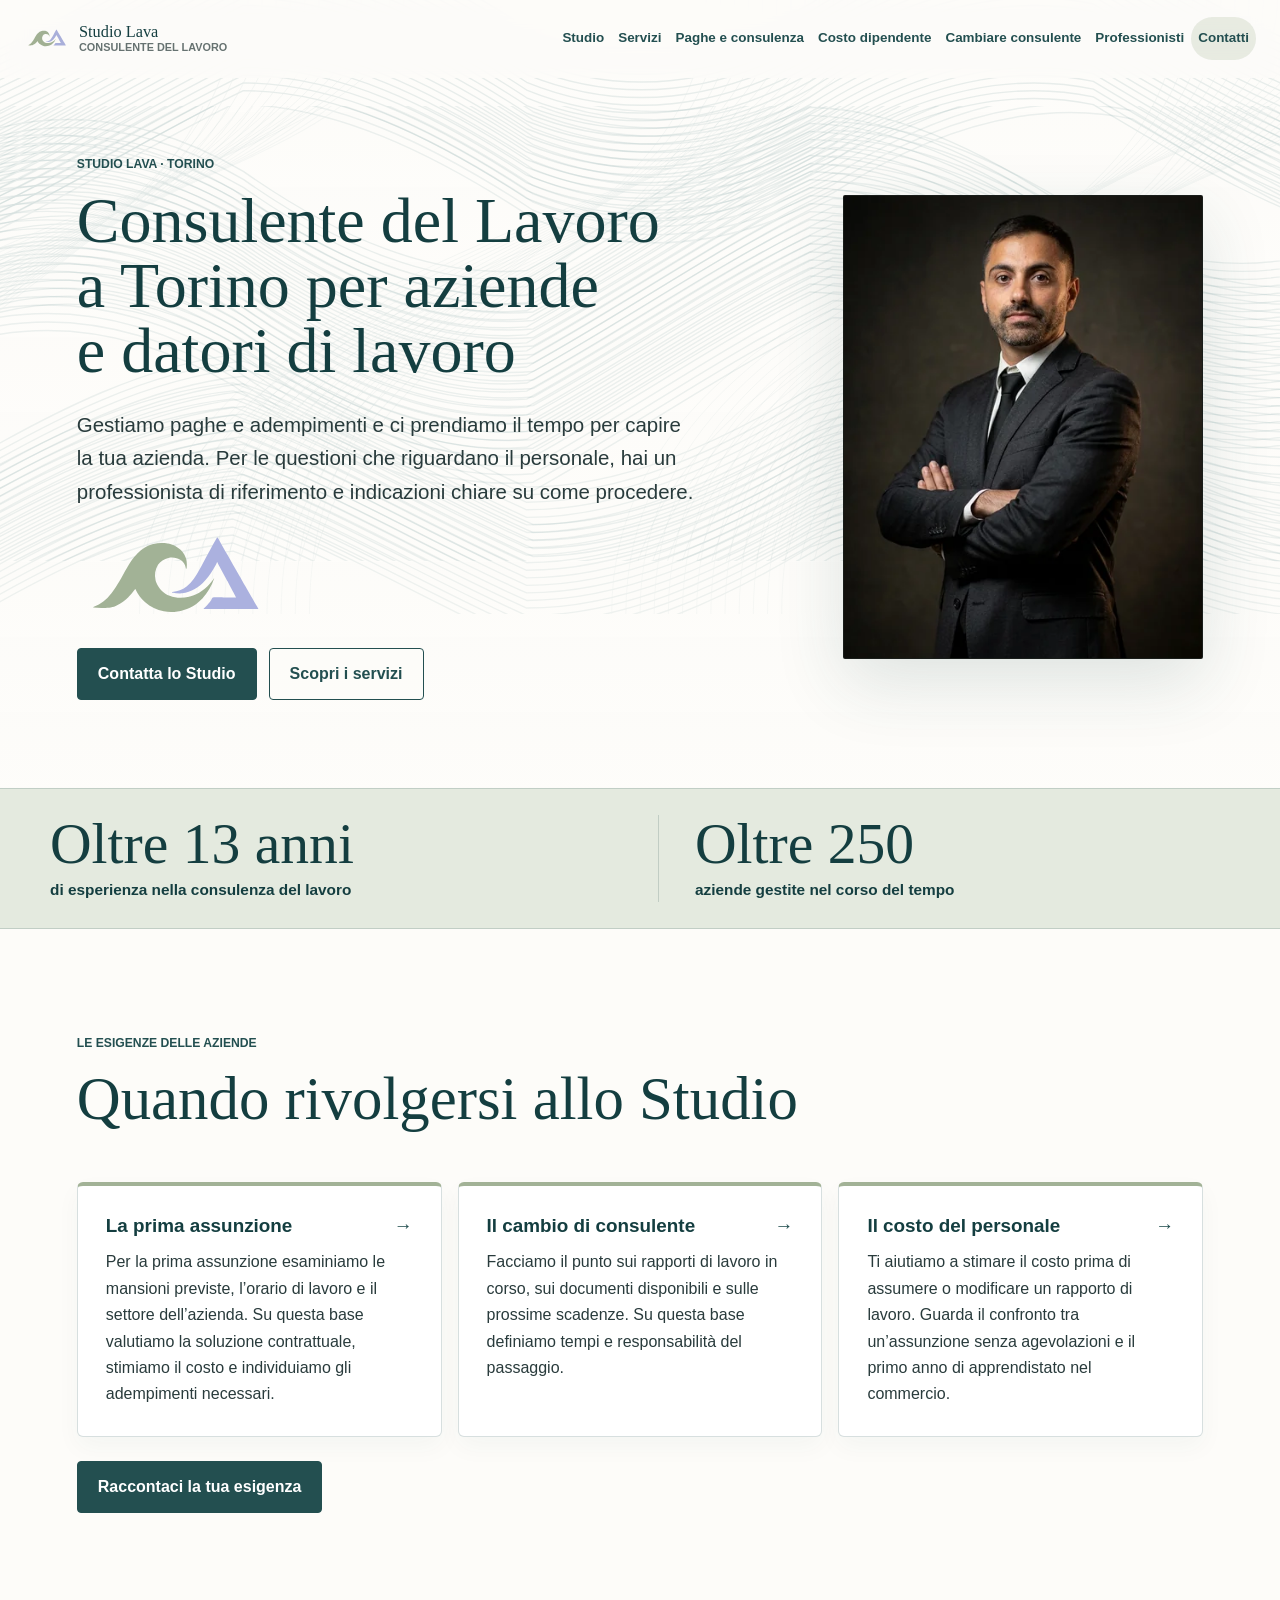
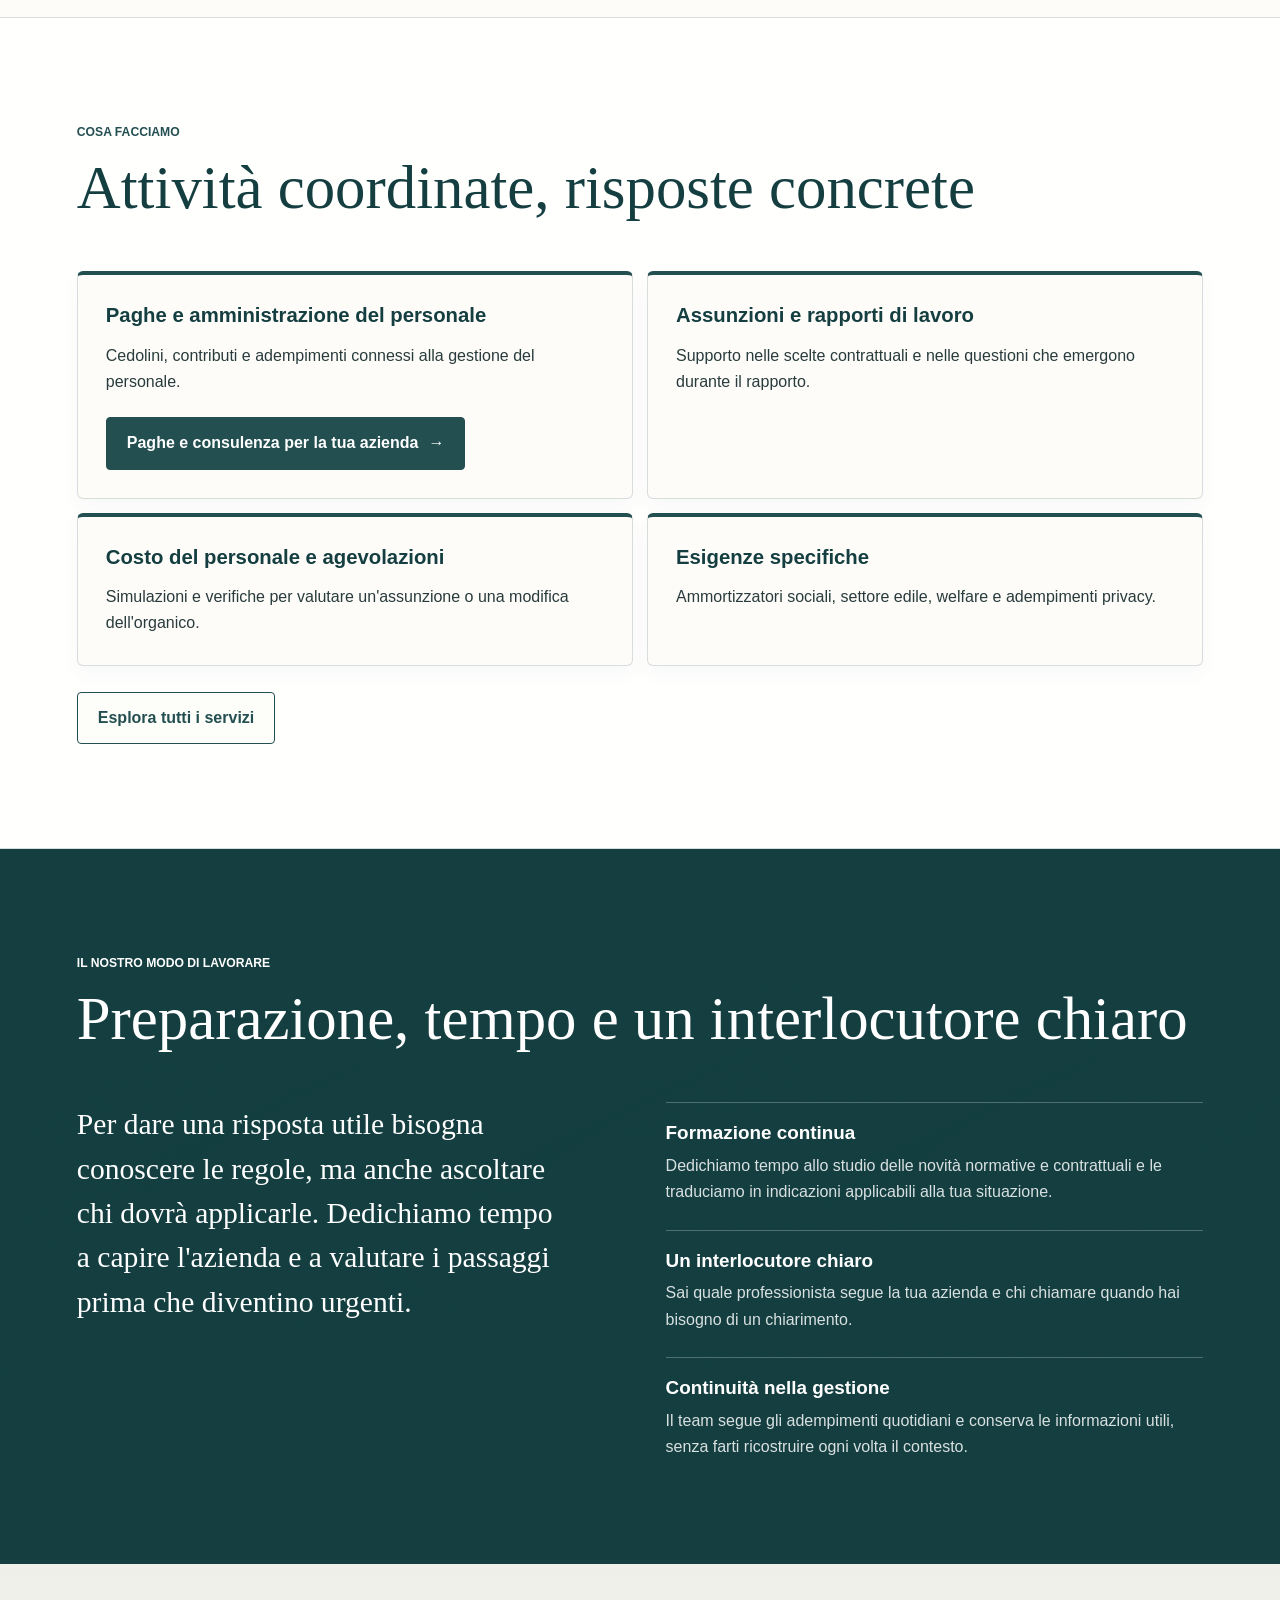
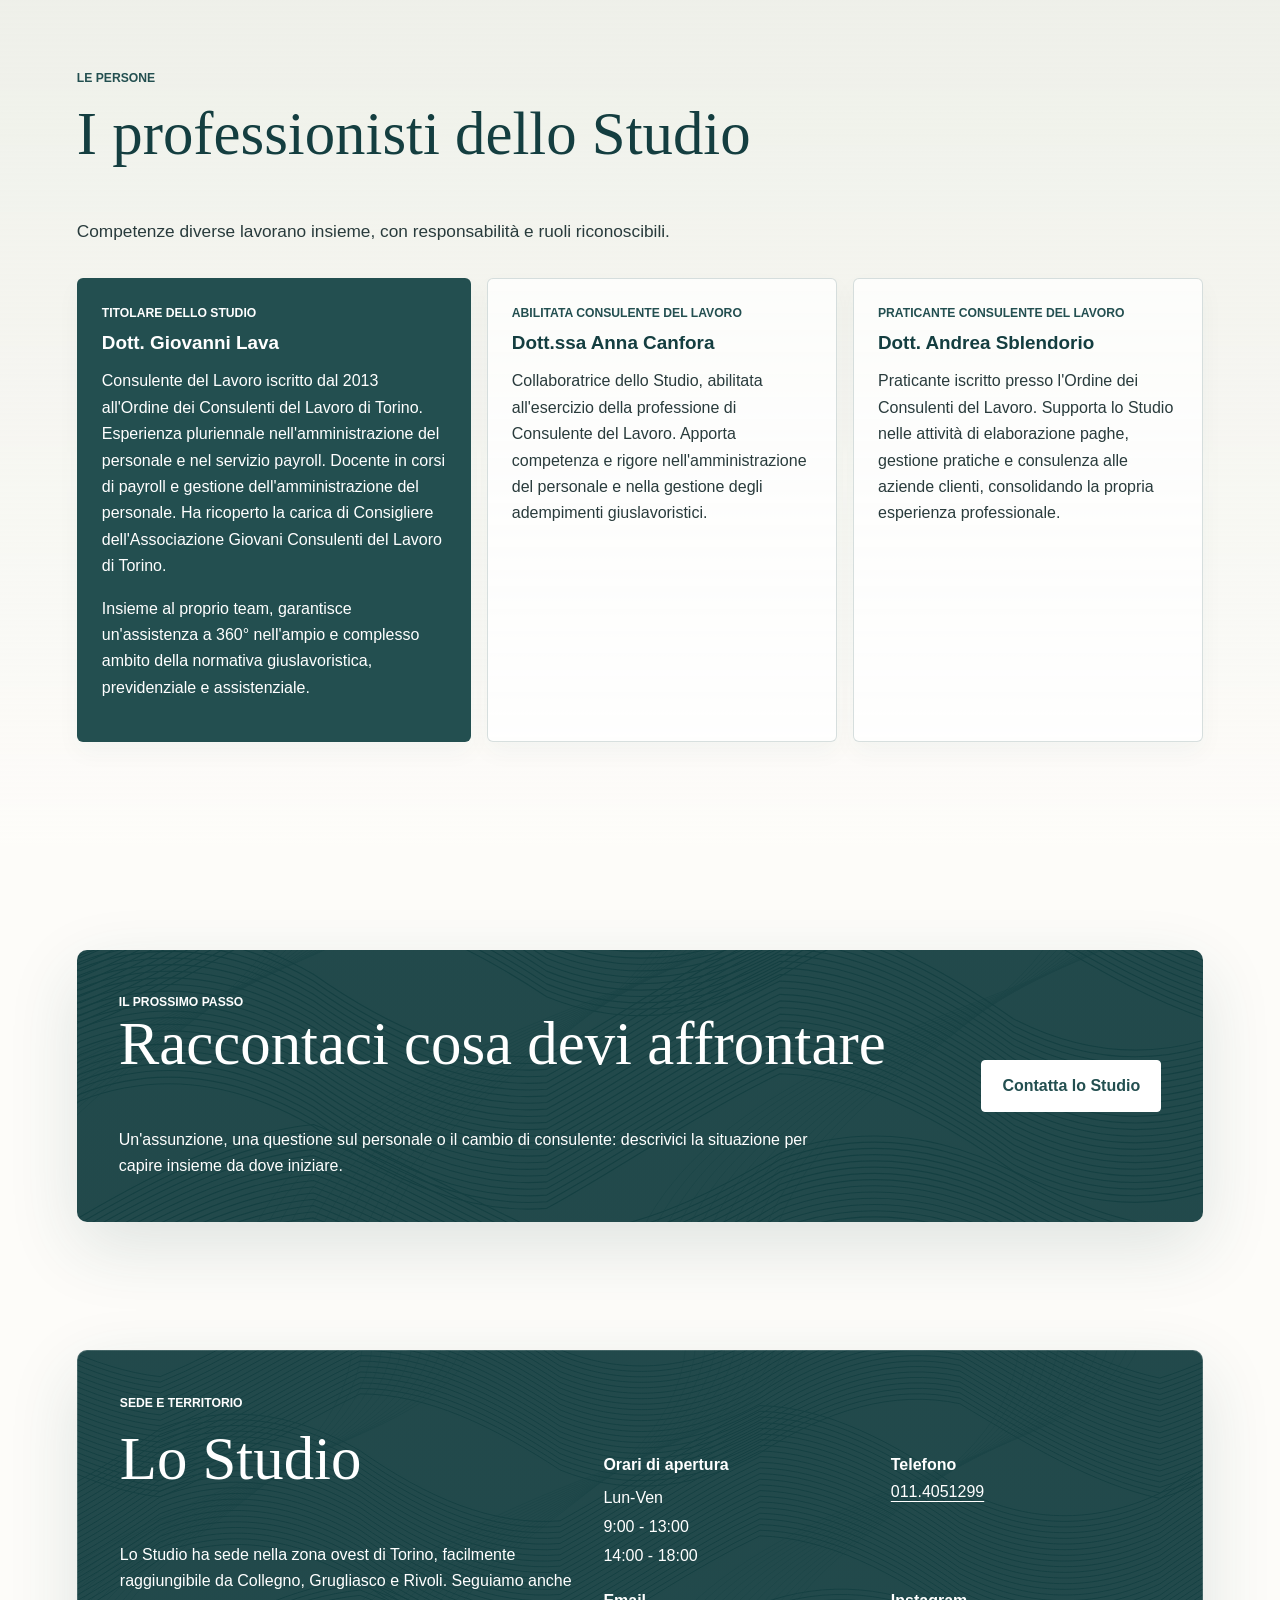
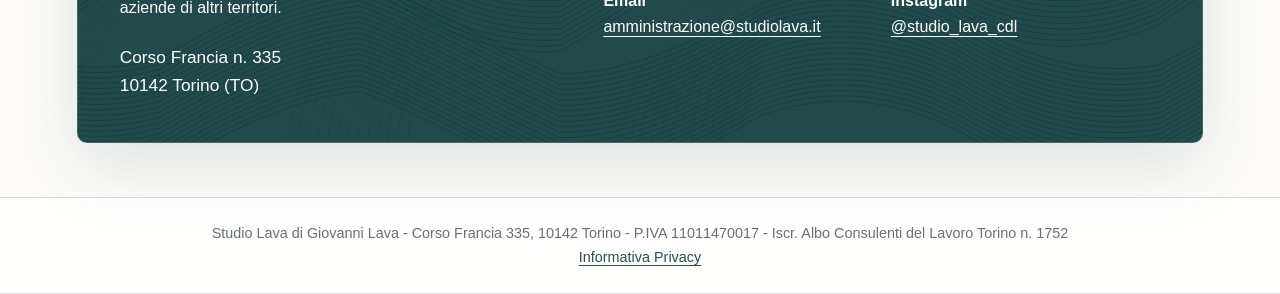
<file: index.html>
<!DOCTYPE html>
<html lang="it">
<head>
  <meta name="google-site-verification" content="9j4FpgOLA_bv0cdrNXFTadxFFoJ6zbf0cNfeKaNkmsk">
  <meta charset="UTF-8">
  <meta name="viewport" content="width=device-width, initial-scale=1.0">
  <meta name="description" content="Studio Lava, Consulente del Lavoro a Torino: gestione del personale, paghe e consulenza per aziende con un riferimento professionale diretto.">
  <title>Consulente del Lavoro a Torino per aziende | Studio Lava</title>
  <link rel="canonical" href="https://www.studiolava.it/">
  <meta property="og:locale" content="it_IT">
  <meta property="og:type" content="website">
  <meta property="og:site_name" content="Studio Lava">
  <meta property="og:title" content="Consulente del Lavoro a Torino per aziende | Studio Lava">
  <meta property="og:description" content="Un riferimento professionale diretto per la gestione del personale, le paghe e le scelte sul lavoro.">
  <meta property="og:url" content="https://www.studiolava.it/">
  <meta property="og:image" content="https://www.studiolava.it/assets/giovanni-lava-professionale.png">
  <meta property="og:image:alt" content="Giovanni Lava, Consulente del Lavoro">
  <meta name="twitter:card" content="summary">
  <meta name="twitter:title" content="Consulente del Lavoro a Torino per aziende | Studio Lava">
  <meta name="twitter:description" content="Un riferimento professionale diretto per la gestione del personale, le paghe e le scelte sul lavoro.">
  <meta name="twitter:image" content="https://www.studiolava.it/assets/giovanni-lava-professionale.png">
  <meta name="twitter:image:alt" content="Giovanni Lava, Consulente del Lavoro">
  <link rel="icon" type="image/svg+xml" href="/assets/favicon-studio-lava.svg">
  <link rel="icon" href="/favicon-studio-lava.ico" sizes="any">
  <link rel="stylesheet" href="styles.css?v=20261008-tecnica-1">
  <script src="script.js" defer></script>
  <script type="application/ld+json">
{
  "@context": "https://schema.org",
  "@type": "LocalBusiness",
  "@id": "https://www.studiolava.it/#studio",
  "name": "Studio Lava di Giovanni Lava",
  "url": "https://www.studiolava.it/",
  "description": "Studio Lava, Consulente del Lavoro a Torino: gestione del personale, paghe e consulenza per aziende con un riferimento professionale diretto.",
  "address": {
    "@type": "PostalAddress",
    "streetAddress": "Corso Francia 335",
    "postalCode": "10142",
    "addressLocality": "Torino",
    "addressRegion": "TO",
    "addressCountry": "IT"
  },
  "telephone": "+390114051299",
  "email": "amministrazione@studiolava.it",
  "taxID": "11011470017",
  "logo": "https://www.studiolava.it/assets/logo-definitivo-vettoriale-trasparente.svg",
  "image": "https://www.studiolava.it/assets/giovanni-lava-professionale.png",
  "sameAs": [
    "https://www.instagram.com/studio_lava_cdl/"
  ],
  "openingHoursSpecification": [
    {
      "@type": "OpeningHoursSpecification",
      "dayOfWeek": [
        "Monday",
        "Tuesday",
        "Wednesday",
        "Thursday",
        "Friday"
      ],
      "opens": "09:00",
      "closes": "13:00"
    },
    {
      "@type": "OpeningHoursSpecification",
      "dayOfWeek": [
        "Monday",
        "Tuesday",
        "Wednesday",
        "Thursday",
        "Friday"
      ],
      "opens": "14:00",
      "closes": "18:00"
    }
  ]
}
  </script>
</head>
<body>
  <a class="skip-link" href="#contenuto">Vai al contenuto</a>

  <header class="site-header">
    <a class="brand-link" href="#home" aria-label="Studio Lava - pagina iniziale">
      <img src="assets/logo-definitivo-vettoriale-trasparente.svg" alt="" aria-hidden="true" width="900" height="440">
      <span>
        <strong>Studio Lava</strong>
        <small>Consulente del Lavoro</small>
      </span>
    </a>
    <button class="menu-toggle" type="button" aria-expanded="false" aria-controls="main-nav" data-menu-toggle>Menu <span aria-hidden="true">☰</span></button>
    <nav class="main-nav" id="main-nav" aria-label="Navigazione principale">
      <a href="#studio">Studio</a>
      <a href="servizi.html">Servizi</a>
      <a href="elaborazione-paghe-torino.html">Paghe e consulenza</a>
      <a href="costo-del-lavoro.html">Costo dipendente</a>
      <a href="cambiare-consulente-del-lavoro.html">Cambiare consulente</a>
      <a href="#professionisti">Professionisti</a>
      <a class="nav-contact" href="#contatti">Contatti</a>
    </nav>
  </header>

  <main id="contenuto">
    <section id="home" class="hero section" data-reveal>
      <div class="hero-copy">
        <p class="eyebrow">Studio Lava · Torino</p>
        <h1>Consulente del Lavoro a Torino per aziende e datori di lavoro</h1>
        <p class="hero-text">
          Gestiamo paghe e adempimenti e ci prendiamo il tempo per capire la tua azienda.
          Per le questioni che riguardano il personale, hai un professionista di riferimento
          e indicazioni chiare su come procedere.
        </p>
        <div class="hero-brand-mark" aria-hidden="true">
          <img src="assets/logo-definitivo-vettoriale-trasparente.svg" alt="" width="900" height="440">
        </div>
        <div class="hero-actions" aria-label="Azioni principali">
          <button class="button primary" type="button" data-contact-open>Contatta lo Studio</button>
          <a class="button secondary" href="servizi.html">Scopri i servizi</a>
        </div>
      </div>
      <div class="hero-media" aria-label="Dott. Giovanni Lava">
        <figure class="hero-portrait">
          <img
            src="assets/giovanni-lava-professionale-842.webp"
            srcset="assets/giovanni-lava-professionale-420.webp 420w, assets/giovanni-lava-professionale-842.webp 842w"
            sizes="(min-width: 980px) 360px, (min-width: 446px) 410px, calc(100vw - 36px)"
            alt="Dott. Giovanni Lava, Consulente del Lavoro"
            width="842" height="1169" fetchpriority="high" decoding="async"
          >
        </figure>
      </div>
    </section>

    <section class="proof-strip" aria-label="Studio Lava in breve">
      <div class="proof-strip__inner">
        <p><strong>Oltre 13 anni</strong><span>di esperienza nella consulenza del lavoro</span></p>
        <p><strong>Oltre 250</strong><span>aziende gestite nel corso del tempo</span></p>
      </div>
    </section>

    <section class="section needs-section" data-reveal>
      <div class="section-heading">
        <p class="eyebrow">Le esigenze delle aziende</p>
        <h2>Quando rivolgersi allo Studio</h2>
      </div>
      <div class="needs-grid">
        <a class="need-card" href="elaborazione-paghe-torino.html">
          <h3>La prima assunzione <span class="need-card-arrow" aria-hidden="true">→</span></h3>
          <p>
            Per la prima assunzione esaminiamo le mansioni previste, l’orario di lavoro
            e il settore dell’azienda. Su questa base valutiamo la soluzione contrattuale,
            stimiamo il costo e individuiamo gli adempimenti necessari.
          </p>
        </a>
        <a class="need-card" href="cambiare-consulente-del-lavoro.html">
          <h3>Il cambio di consulente <span class="need-card-arrow" aria-hidden="true">→</span></h3>
          <p>
            Facciamo il punto sui rapporti di lavoro in corso, sui documenti disponibili
            e sulle prossime scadenze. Su questa base definiamo tempi e responsabilità
            del passaggio.
          </p>
        </a>
        <a class="need-card" href="costo-del-lavoro.html#esempio">
          <h3>Il costo del personale <span class="need-card-arrow" aria-hidden="true">→</span></h3>
          <p>
            Ti aiutiamo a stimare il costo prima di assumere o modificare un rapporto di lavoro.
            Guarda il confronto tra un’assunzione senza agevolazioni e il primo anno
            di apprendistato nel commercio.
          </p>
        </a>
      </div>
      <div class="needs-actions">
        <button class="button primary" type="button" data-contact-open>Raccontaci la tua esigenza</button>
      </div>
    </section>

    <section id="servizi" class="section services-section" data-reveal>
      <div class="section-heading">
        <p class="eyebrow">Cosa facciamo</p>
        <h2>Attività coordinate, risposte concrete</h2>
      </div>
      <div class="service-groups service-groups--summary" aria-label="Principali aree di attività">
        <article class="service-group">
          <h3>Paghe e amministrazione del personale</h3>
          <p>Cedolini, contributi e adempimenti connessi alla gestione del personale.</p>
          <a class="button primary payroll-access" href="elaborazione-paghe-torino.html">Paghe e consulenza per la tua azienda <span aria-hidden="true">→</span></a>
        </article>
        <article class="service-group">
          <h3>Assunzioni e rapporti di lavoro</h3>
          <p>Supporto nelle scelte contrattuali e nelle questioni che emergono durante il rapporto.</p>
        </article>
        <article class="service-group">
          <h3>Costo del personale e agevolazioni</h3>
          <p>Simulazioni e verifiche per valutare un'assunzione o una modifica dell'organico.</p>
        </article>
        <article class="service-group">
          <h3>Esigenze specifiche</h3>
          <p>Ammortizzatori sociali, settore edile, welfare e adempimenti privacy.</p>
        </article>
      </div>
      <div class="section-actions">
        <a class="button secondary" href="servizi.html">Esplora tutti i servizi</a>
      </div>
    </section>

    <section id="studio" class="section intro-section" data-reveal>
      <div class="section-heading">
        <p class="eyebrow">Il nostro modo di lavorare</p>
        <h2>Preparazione, tempo e un interlocutore chiaro</h2>
      </div>
      <div class="approach-layout">
        <p class="approach-lead">Per dare una risposta utile bisogna conoscere le regole, ma anche ascoltare chi dovrà applicarle. Dedichiamo tempo a capire l'azienda e a valutare i passaggi prima che diventino urgenti.</p>
        <div class="approach-points">
          <article>
            <h3>Formazione continua</h3>
            <p>Dedichiamo tempo allo studio delle novità normative e contrattuali e le traduciamo in indicazioni applicabili alla tua situazione.</p>
          </article>
          <article>
            <h3>Un interlocutore chiaro</h3>
            <p>Sai quale professionista segue la tua azienda e chi chiamare quando hai bisogno di un chiarimento.</p>
          </article>
          <article>
            <h3>Continuità nella gestione</h3>
            <p>Il team segue gli adempimenti quotidiani e conserva le informazioni utili, senza farti ricostruire ogni volta il contesto.</p>
          </article>
        </div>
      </div>
    </section>

    <section id="professionisti" class="section professionals-section" data-reveal>
      <div class="section-heading">
        <p class="eyebrow">Le persone</p>
        <h2>I professionisti dello Studio</h2>
        <p class="section-intro">Competenze diverse lavorano insieme, con responsabilità e ruoli riconoscibili.</p>
      </div>
      <div class="people-grid">
        <article class="person-card featured">
          <p class="role">Titolare dello Studio</p>
          <h3>Dott. Giovanni Lava</h3>
          <p>
            Consulente del Lavoro iscritto dal 2013 all'Ordine dei Consulenti del Lavoro di Torino.
            Esperienza pluriennale nell'amministrazione del personale e nel servizio payroll.
            Docente in corsi di payroll e gestione dell'amministrazione del personale. Ha ricoperto
            la carica di Consigliere dell'Associazione Giovani Consulenti del Lavoro di Torino.
          </p>
          <p>
            Insieme al proprio team, garantisce un'assistenza a 360° nell'ampio e complesso ambito
            della normativa giuslavoristica, previdenziale e assistenziale.
          </p>
        </article>
        <article class="person-card">
          <p class="role">Abilitata Consulente del Lavoro</p>
          <h3>Dott.ssa Anna Canfora</h3>
          <p>
            Collaboratrice dello Studio, abilitata all'esercizio della professione di Consulente
            del Lavoro. Apporta competenza e rigore nell'amministrazione del personale e nella
            gestione degli adempimenti giuslavoristici.
          </p>
        </article>
        <article class="person-card">
          <p class="role">Praticante Consulente del Lavoro</p>
          <h3>Dott. Andrea Sblendorio</h3>
          <p>
            Praticante iscritto presso l'Ordine dei Consulenti del Lavoro. Supporta lo Studio nelle
            attività di elaborazione paghe, gestione pratiche e consulenza alle aziende clienti,
            consolidando la propria esperienza professionale.
          </p>
        </article>
      </div>
    </section>

    <section class="section final-cta-section" data-reveal>
      <div class="final-cta">
        <div>
          <p class="eyebrow">Il prossimo passo</p>
          <h2>Raccontaci cosa devi affrontare</h2>
          <p>
            Un'assunzione, una questione sul personale o il cambio di consulente:
            descrivici la situazione per capire insieme da dove iniziare.
          </p>
        </div>
        <div class="final-cta-actions">
          <button class="button light" type="button" data-contact-open>Contatta lo Studio</button>
        </div>
      </div>
    </section>

    <section id="contatti" class="section contact-section" data-reveal>
      <div class="contact-panel">
        <div>
          <p class="eyebrow">Sede e territorio</p>
          <h2>Lo Studio</h2>
          <p class="territory-note">Lo Studio ha sede nella zona ovest di Torino, facilmente raggiungibile da Collegno, Grugliasco e Rivoli. Seguiamo anche aziende di altri territori.</p>
          <address>
            Corso Francia n. 335<br>
            10142 Torino (TO)
          </address>
        </div>
        <div class="contact-details">
          <p class="opening-hours">
            <strong>Orari di apertura</strong>
            <span>Lun-Ven</span>
            <span>9:00 - 13:00</span>
            <span>14:00 - 18:00</span>
          </p>
          <p><strong>Telefono</strong><br><a href="tel:+390114051299">011.4051299</a></p>
          <p><strong>Email</strong><br><a href="mailto:amministrazione@studiolava.it">amministrazione@studiolava.it</a></p>
          <p><strong>Instagram</strong><br><a href="https://www.instagram.com/studio_lava_cdl/" target="_blank" rel="noopener">@studio_lava_cdl</a></p>
        </div>
      </div>
    </section>
  </main>

  <div class="contact-modal" data-contact-modal hidden>
    <div class="contact-modal__backdrop" data-contact-close></div>
    <div class="contact-modal__dialog" role="dialog" aria-modal="true" aria-labelledby="contact-modal-title" aria-describedby="contact-modal-desc" tabindex="-1">
      <button class="contact-modal__close" type="button" data-contact-close aria-label="Chiudi modulo contatti">&times;</button>
      <p class="eyebrow">Contatti</p>
      <h2 id="contact-modal-title">Contatta lo Studio</h2>
      <p id="contact-modal-desc" class="modal-intro">
        Compila il modulo e descrivi brevemente la tua richiesta. Ti ricontatteremo per approfondirla.
      </p>
      <form class="contact-form" action="https://api.web3forms.com/submit" method="POST" data-contact-form novalidate>
        <input type="hidden" name="access_key" value="1d9c2e42-5f76-4a7f-acc6-6acd875a1749">
        <div class="form-field">
          <label for="contact-name">Nome e cognome <span aria-hidden="true">*</span></label>
          <input id="contact-name" name="nome_cognome" type="text" autocomplete="name" required>
        </div>
        <div class="form-field">
          <label for="contact-company">Azienda</label>
          <input id="contact-company" name="azienda" type="text" autocomplete="organization">
        </div>
        <div class="form-field">
          <label for="contact-email">Email <span aria-hidden="true">*</span></label>
          <input id="contact-email" name="email" type="email" autocomplete="email" required>
        </div>
        <div class="form-field">
          <label for="contact-phone">Telefono</label>
          <input id="contact-phone" name="telefono" type="tel" autocomplete="tel">
        </div>
        <div class="form-field form-field--full">
          <label for="contact-message">Messaggio <span aria-hidden="true">*</span></label>
          <textarea id="contact-message" name="messaggio" rows="5" required></textarea>
        </div>
        <div class="privacy-field form-field--full">
          <input id="contact-privacy" name="privacy" type="checkbox" required>
          <label for="contact-privacy">
            Ho letto l'<a href="privacy.html" target="_blank" rel="noopener">Informativa Privacy</a> e acconsento al trattamento dei dati per essere ricontattato.
          </label>
        </div>
        <p class="required-note form-field--full">* Campi obbligatori</p>
        <input type="hidden" name="origine" value="Modulo contatti sito Studio Lava">
        <p class="form-status" data-form-status role="status" aria-live="polite"></p>
        <div class="form-actions form-field--full">
          <button class="button primary" type="submit">Invia richiesta</button>
        </div>
      </form>
    </div>
  </div>

  <footer class="site-footer">
    <p>
      Studio Lava di Giovanni Lava - Corso Francia 335, 10142 Torino - P.IVA 11011470017 -
      Iscr. Albo Consulenti del Lavoro Torino n. 1752<br>
      <a href="privacy.html">Informativa Privacy</a>
    </p>
  </footer>
</body>
</html>
</file>
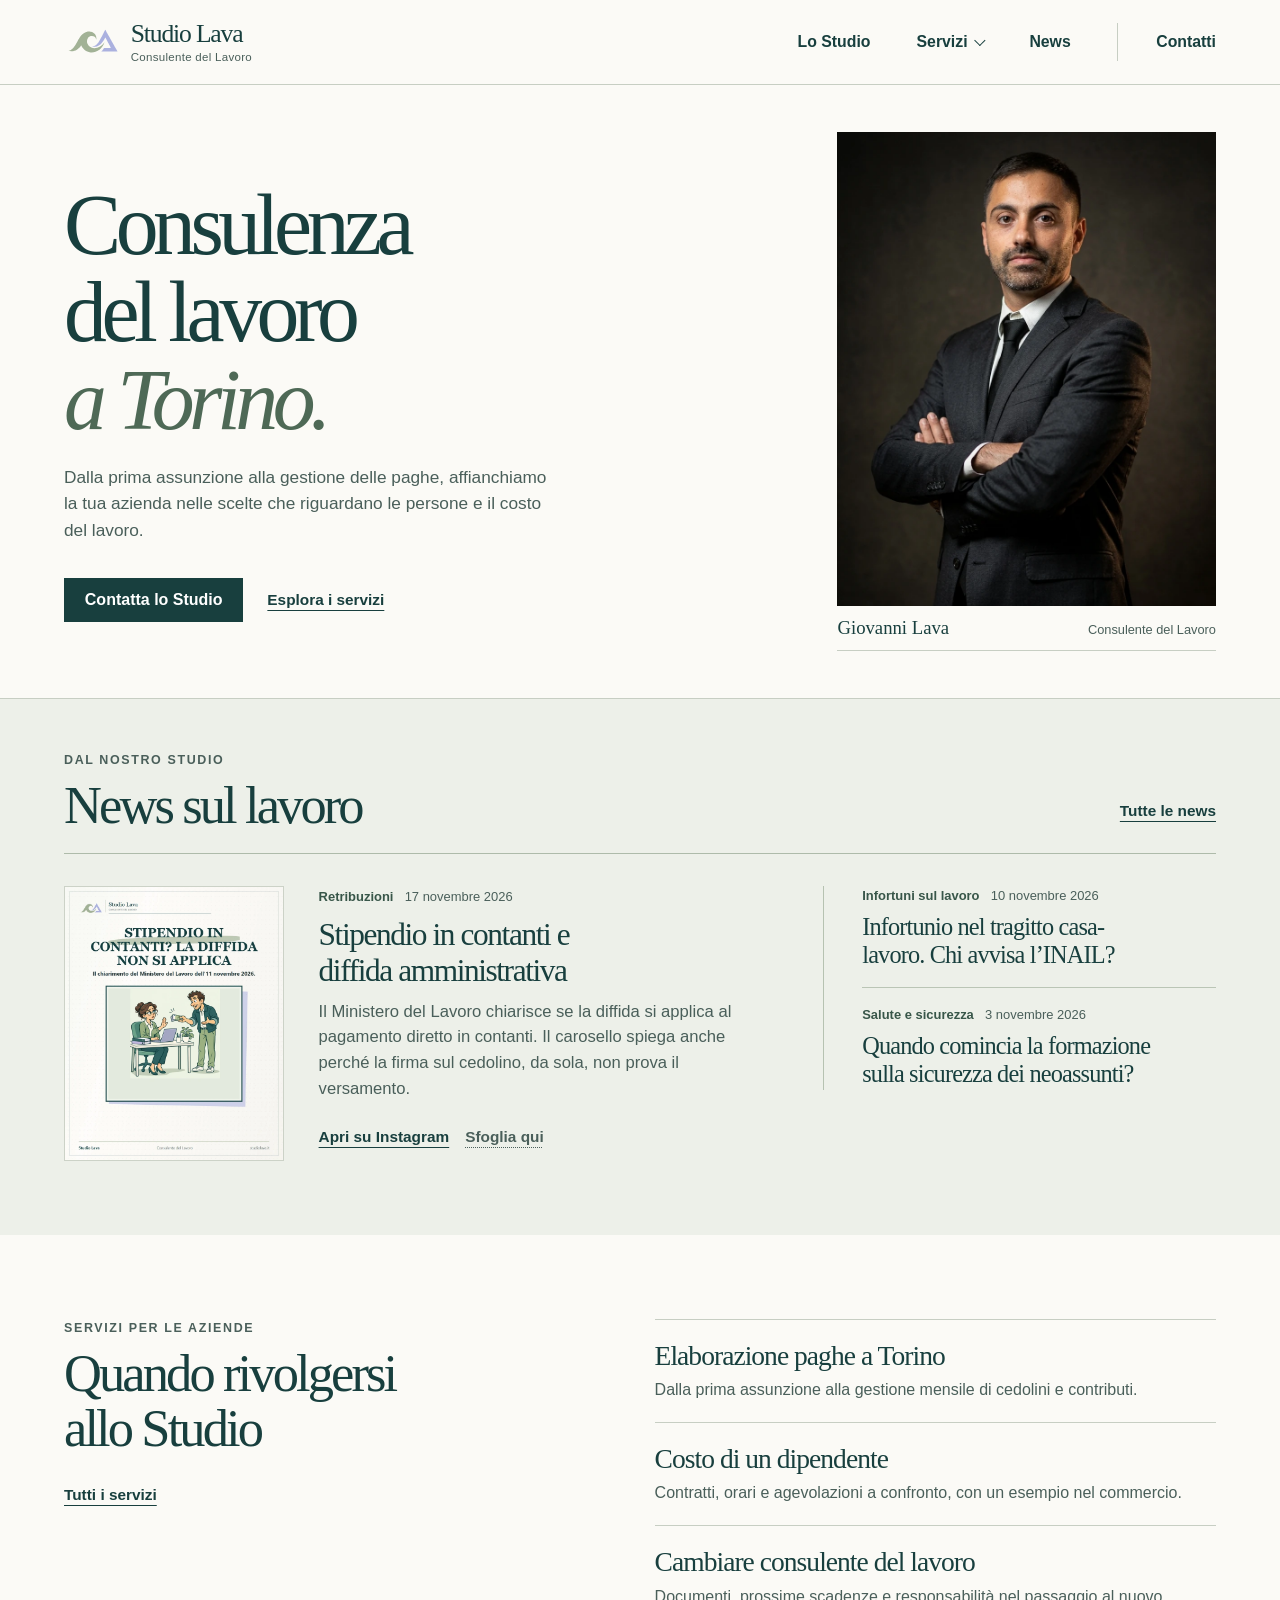
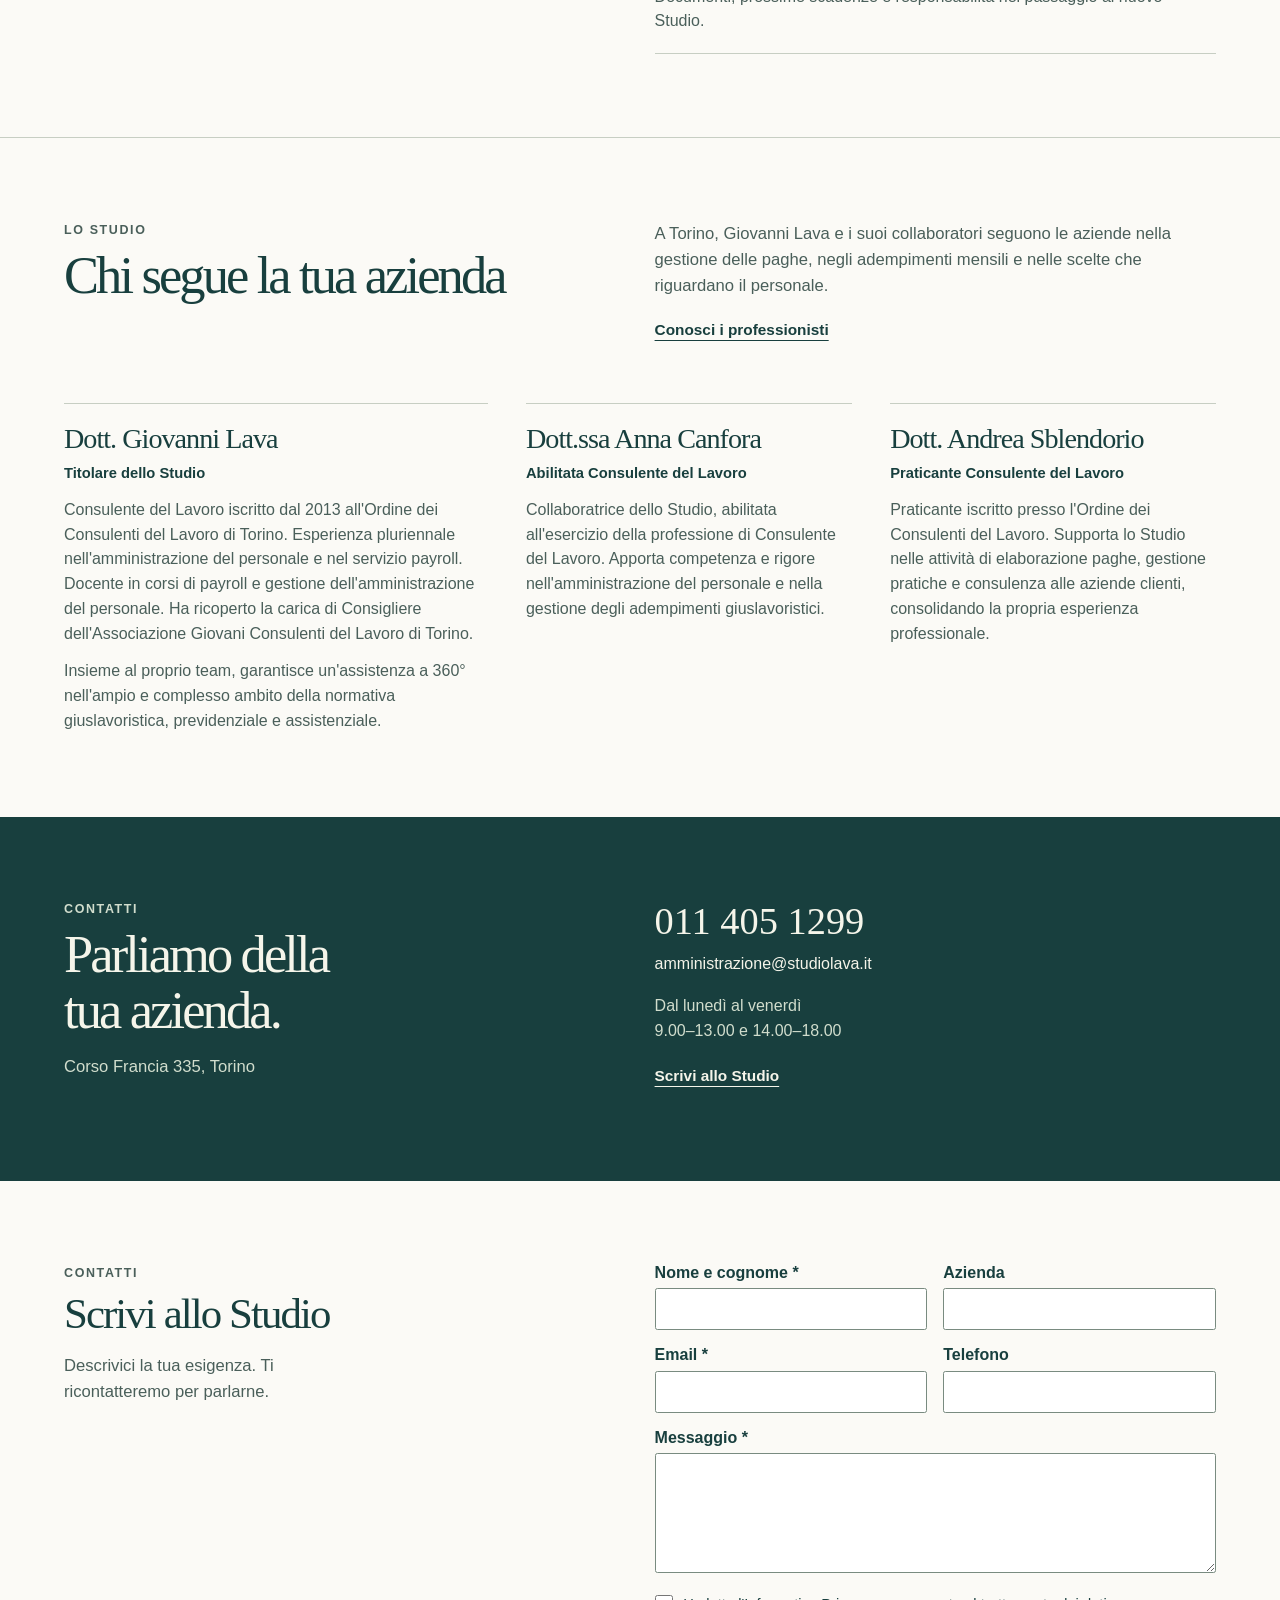
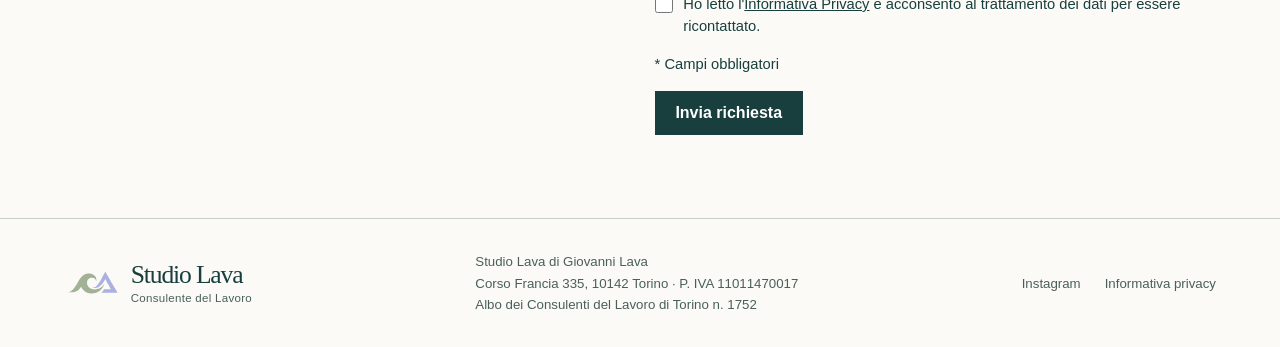
<file: site/index.html>
<!doctype html>
<html lang="it"><head>
  <meta name="google-site-verification" content="9j4FpgOLA_bv0cdrNXFTadxFFoJ6zbf0cNfeKaNkmsk">
  <meta charset="UTF-8">
  <meta name="viewport" content="width=device-width, initial-scale=1.0">
  <meta name="description" content="Studio Lava, Consulente del Lavoro a Torino: gestione del personale, paghe e consulenza per aziende con un riferimento professionale diretto.">
  <title>Consulente del Lavoro a Torino per aziende | Studio Lava</title>
  <link rel="canonical" href="https://www.studiolava.it/">
  <meta property="og:locale" content="it_IT">
  <meta property="og:type" content="website">
  <meta property="og:site_name" content="Studio Lava">
  <meta property="og:title" content="Consulente del Lavoro a Torino per aziende | Studio Lava">
  <meta property="og:description" content="Un riferimento professionale diretto per la gestione del personale, le paghe e le scelte sul lavoro.">
  <meta property="og:url" content="https://www.studiolava.it/">
  <meta property="og:image" content="https://www.studiolava.it/assets/giovanni-lava-professionale.png">
  <meta property="og:image:alt" content="Giovanni Lava, Consulente del Lavoro">
  <meta name="twitter:card" content="summary">
  <meta name="twitter:title" content="Consulente del Lavoro a Torino per aziende | Studio Lava">
  <meta name="twitter:description" content="Un riferimento professionale diretto per la gestione del personale, le paghe e le scelte sul lavoro.">
  <meta name="twitter:image" content="https://www.studiolava.it/assets/giovanni-lava-professionale.png">
  <meta name="twitter:image:alt" content="Giovanni Lava, Consulente del Lavoro">
  
  
  
  
  <script type="application/ld+json">
{
  "@context": "https://schema.org",
  "@type": "LocalBusiness",
  "@id": "https://www.studiolava.it/#studio",
  "name": "Studio Lava di Giovanni Lava",
  "url": "https://www.studiolava.it/",
  "description": "Studio Lava, Consulente del Lavoro a Torino: gestione del personale, paghe e consulenza per aziende con un riferimento professionale diretto.",
  "address": {
    "@type": "PostalAddress",
    "streetAddress": "Corso Francia 335",
    "postalCode": "10142",
    "addressLocality": "Torino",
    "addressRegion": "TO",
    "addressCountry": "IT"
  },
  "telephone": "+390114051299",
  "email": "amministrazione@studiolava.it",
  "taxID": "11011470017",
  "logo": "https://www.studiolava.it/assets/logo-definitivo-vettoriale-trasparente.svg",
  "image": "https://www.studiolava.it/assets/giovanni-lava-professionale.png",
  "sameAs": [
    "https://www.instagram.com/studio_lava_cdl/"
  ],
  "openingHoursSpecification": [
    {
      "@type": "OpeningHoursSpecification",
      "dayOfWeek": [
        "Monday",
        "Tuesday",
        "Wednesday",
        "Thursday",
        "Friday"
      ],
      "opens": "09:00",
      "closes": "13:00"
    },
    {
      "@type": "OpeningHoursSpecification",
      "dayOfWeek": [
        "Monday",
        "Tuesday",
        "Wednesday",
        "Thursday",
        "Friday"
      ],
      "opens": "14:00",
      "closes": "18:00"
    }
  ]
}
  </script>
<link rel="icon" href="assets/favicon-studio-lava.svg"><link rel="stylesheet" href="stile.css"><link rel="stylesheet" href="pagine.css"><script src="menu.js" defer></script><noscript><style>.viewer-launch{display:none}</style></noscript><script src="news-feed.js" defer></script><script src="lettore.js" defer></script><script src="contatti.js" defer></script><meta http-equiv="Content-Security-Policy" content="object-src 'none'; base-uri 'none'; form-action https://api.web3forms.com; connect-src https://api.web3forms.com"></head>
<body><a href="#contenuto" class="skip">Vai al contenuto</a>
<header class="mast"><div class="wrap bar"><a class="brand" href="index.html" aria-label="Studio Lava, homepage"><img src="assets/logo.svg" alt="" width="62" height="31"><span><strong>Studio Lava</strong><small>Consulente del Lavoro</small></span></a>
<button class="menu-toggle" aria-expanded="false" aria-controls="nav">Menu</button>
<nav id="nav" aria-label="Navigazione principale">
<a href="#studio">Lo Studio</a><details class="nav-services"><summary>Servizi</summary>
<ul><li><a href="servizi.html">Tutti i servizi</a></li><li><a href="elaborazione-paghe-torino.html">Elaborazione paghe a Torino</a></li><li><a href="costo-del-lavoro.html">Costo di un dipendente</a></li><li><a href="cambiare-consulente-del-lavoro.html">Cambiare consulente del lavoro</a></li></ul></details>
<a href="news.html">News</a><a class="nav-contact" href="#contatti">Contatti</a></nav></div></header>
<main id="contenuto"><section class="hero" id="home"><div class="wrap hero-grid">
<div class="hero-text"><h1>Consulenza del lavoro <em>a Torino.</em></h1>
<p class="intro">Dalla prima assunzione alla gestione delle paghe, affianchiamo la tua azienda nelle scelte che riguardano le persone e il costo del lavoro.</p>
<div class="hero-actions"><a class="primary" href="#richiesta">Contatta lo Studio</a><a class="text-link" href="#servizi">Esplora i servizi</a></div></div>
<figure class="portrait"><img src="assets/giovanni.webp" width="842" height="1169" alt="Ritratto di Giovanni Lava" fetchpriority="high">
<figcaption><strong>Giovanni Lava</strong><span>Consulente del Lavoro</span></figcaption></figure></div></section>
<section class="news-home"><div class="wrap"><div class="section-head"><div><p class="eyebrow">Dal nostro Studio</p><h2>News sul lavoro</h2></div>
<a class="text-link" href="news.html">Tutte le news</a></div>
<div class="home-news-grid"><article class="home-lead"><a class="cover-frame" href="https://www.instagram.com/studio_lava_cdl/p/Df1l7LPDa7R/" aria-label="Apri su Instagram il carosello Stipendio in contanti e diffida amministrativa">
<img src="assets/retribuzioni.webp" width="720" height="900" loading="lazy" alt="Copertina del carosello «Stipendio in contanti? La diffida non si applica»"></a><div><div class="meta"><span>Retribuzioni</span><time datetime="2026-11-17">17 novembre 2026</time></div>
<h3><a href="news.html#retribuzioni">Stipendio in contanti e diffida amministrativa</a></h3><p>Il Ministero del Lavoro chiarisce se la diffida si applica al pagamento diretto in contanti. Il carosello spiega anche perché la firma sul cedolino, da sola, non prova il versamento.</p><div class="post-actions"><a class="link-action" href="https://www.instagram.com/studio_lava_cdl/p/Df1l7LPDa7R/">Apri su Instagram</a>
<button type="button" class="viewer-launch" data-read="retribuzioni" aria-haspopup="dialog">Sfoglia qui</button></div></div></article>
<div class="briefs"><article class="brief"><div class="meta"><span>Infortuni sul lavoro</span><time datetime="2026-11-10">10 novembre 2026</time></div><h3><a href="news.html#infortuni">Infortunio nel tragitto casa-lavoro. Chi avvisa l’INAIL?</a></h3></article><article class="brief"><div class="meta"><span>Salute e sicurezza</span><time datetime="2026-11-03">3 novembre 2026</time></div><h3><a href="news.html#formazione">Quando comincia la formazione sulla sicurezza dei neoassunti?</a></h3></article></div></div></div></section>
<section id="servizi" class="section services"><div class="wrap split"><div><p class="eyebrow">Servizi per le aziende</p><h2>Quando rivolgersi<br>allo Studio</h2>
<a class="text-link" href="servizi.html">Tutti i servizi</a></div><div class="service-list"><a class="service" href="elaborazione-paghe-torino.html"><h3>Elaborazione paghe a Torino</h3><span>Dalla prima assunzione alla gestione mensile di cedolini e contributi.</span></a><a class="service" href="costo-del-lavoro.html"><h3>Costo di un dipendente</h3><span>Contratti, orari e agevolazioni a confronto, con un esempio nel commercio.</span></a><a class="service" href="cambiare-consulente-del-lavoro.html"><h3>Cambiare consulente del lavoro</h3><span>Documenti, prossime scadenze e responsabilità nel passaggio al nuovo Studio.</span></a></div></div></section>
<section id="studio" class="section studio"><div class="wrap split"><div><p class="eyebrow">Lo Studio</p><h2>Chi segue la tua azienda</h2></div>
<div class="studio-copy"><p>A Torino, Giovanni Lava e i suoi collaboratori seguono le aziende nella gestione delle paghe, negli adempimenti mensili e nelle scelte che riguardano il personale.</p>
<a class="text-link" href="#professionisti">Conosci i professionisti</a></div></div>
<div id="professionisti" class="wrap team-profiles" role="region" aria-label="I professionisti dello Studio" tabindex="-1">
<article class="person-card featured">
          <h3>Dott. Giovanni Lava</h3>
          <p class="team-role">Titolare dello Studio</p>
          <p>
            Consulente del Lavoro iscritto dal 2013 all'Ordine dei Consulenti del Lavoro di Torino.
            Esperienza pluriennale nell'amministrazione del personale e nel servizio payroll.
            Docente in corsi di payroll e gestione dell'amministrazione del personale. Ha ricoperto
            la carica di Consigliere dell'Associazione Giovani Consulenti del Lavoro di Torino.
          </p>
          <p>
            Insieme al proprio team, garantisce un'assistenza a 360° nell'ampio e complesso ambito
            della normativa giuslavoristica, previdenziale e assistenziale.
          </p>
        </article>
        <article class="person-card">
          <h3>Dott.ssa Anna Canfora</h3>
          <p class="team-role">Abilitata Consulente del Lavoro</p>
          <p>
            Collaboratrice dello Studio, abilitata all'esercizio della professione di Consulente
            del Lavoro. Apporta competenza e rigore nell'amministrazione del personale e nella
            gestione degli adempimenti giuslavoristici.
          </p>
        </article>
        <article class="person-card">
          <h3>Dott. Andrea Sblendorio</h3>
          <p class="team-role">Praticante Consulente del Lavoro</p>
          <p>
            Praticante iscritto presso l'Ordine dei Consulenti del Lavoro. Supporta lo Studio nelle
            attività di elaborazione paghe, gestione pratiche e consulenza alle aziende clienti,
            consolidando la propria esperienza professionale.
          </p>
        </article>
      </div></section>
<section id="contatti" class="contact"><div class="wrap split"><div><p class="eyebrow">Contatti</p><h2>Parliamo della<br>tua azienda.</h2><p>Corso Francia 335, Torino</p></div>
<address><a class="phone" href="tel:+390114051299">011 405 1299</a><a class="email" href="mailto:amministrazione@studiolava.it">amministrazione@studiolava.it</a>
<span>Dal lunedì al venerdì<br>9.00–13.00 e 14.00–18.00</span>
<a class="text-link" href="#richiesta">Scrivi allo Studio</a></address></div></section><section id="richiesta" class="enquiry section"><div class="wrap split"><div><p class="eyebrow">Contatti</p><h2>Scrivi allo Studio</h2><p class="enquiry-intro">Descrivici la tua esigenza. Ti ricontatteremo per parlarne.</p></div><form class="contact-form" method="POST" data-contact-form action="https://api.web3forms.com/submit">
        
        <input type="hidden" name="access_key" value="1d9c2e42-5f76-4a7f-acc6-6acd875a1749">
        <div class="form-field">
          <label for="contact-name">Nome e cognome <span aria-hidden="true">*</span></label>
          <input id="contact-name" name="nome_cognome" type="text" autocomplete="name" required>
        </div>
        <div class="form-field">
          <label for="contact-company">Azienda</label>
          <input id="contact-company" name="azienda" type="text" autocomplete="organization">
        </div>
        <div class="form-field">
          <label for="contact-email">Email <span aria-hidden="true">*</span></label>
          <input id="contact-email" name="email" type="email" autocomplete="email" required>
        </div>
        <div class="form-field">
          <label for="contact-phone">Telefono</label>
          <input id="contact-phone" name="telefono" type="tel" autocomplete="tel">
        </div>
        <div class="form-field form-field--full">
          <label for="contact-message">Messaggio <span aria-hidden="true">*</span></label>
          <textarea id="contact-message" name="messaggio" rows="5" required></textarea>
        </div>
        <div class="privacy-field form-field--full">
          <input id="contact-privacy" name="privacy" type="checkbox" required>
          <label for="contact-privacy">
            Ho letto l'<a href="privacy.html" target="_blank" rel="noopener">Informativa Privacy</a> e acconsento al trattamento dei dati per essere ricontattato.
          </label>
        </div>
        <p class="required-note form-field--full">* Campi obbligatori</p>
        <input type="hidden" name="origine" value="Modulo contatti sito Studio Lava">
        <p class="form-status" data-form-status role="status" aria-live="polite"></p>
        <div class="form-actions form-field--full">
          <button class="button primary" type="submit">Invia richiesta</button>
        </div>
      </form>
    </div></section></main><footer><div class="wrap foot"><a class="brand" href="index.html" aria-label="Studio Lava, homepage"><img src="assets/logo.svg" alt="" width="62" height="31"><span><strong>Studio Lava</strong><small>Consulente del Lavoro</small></span></a><p>Studio Lava di Giovanni Lava<br>
Corso Francia 335, 10142 Torino · P. IVA 11011470017<br>Albo dei Consulenti del Lavoro di Torino n. 1752</p>
<div class="foot-links"><a href="https://www.instagram.com/studio_lava_cdl/">Instagram</a><a href="privacy.html">Informativa privacy</a></div></div></footer><script type="application/json" id="dati-caroselli">{"retribuzioni": {"key": "retribuzioni", "title": "Stipendio in contanti e diffida amministrativa", "summary": "Il Ministero del Lavoro chiarisce se la diffida si applica al pagamento diretto in contanti. Il carosello spiega anche perché la firma sul cedolino, da sola, non prova il versamento.", "category": "Retribuzioni", "date": "2026-11-17", "display": "17 novembre 2026", "post": "https://www.instagram.com/studio_lava_cdl/p/Df1l7LPDa7R/", "slides": [{"title": "Stipendio in contanti? La diffida non si applica", "src": "assets/retribuzioni.webp"}, {"title": "Pagamenti tracciabili dal 2018", "src": "assets/retribuzioni/02.webp"}, {"title": "La firma sul cedolino non prova il pagamento", "src": "assets/retribuzioni/03.webp"}, {"title": "La diffida non sana il contante", "src": "assets/retribuzioni/04.webp"}, {"title": "Sanzione da 1.000 a 5.000 euro", "src": "assets/retribuzioni/05.webp"}, {"title": "Somme fuori busta: il LUL non basta", "src": "assets/retribuzioni/06.webp"}, {"title": "Prima di pagare, scegli il mezzo", "src": "assets/retribuzioni/07.webp"}], "media_id": "18111116378218969", "timestamp": "2026-11-17T09:19:03+00:00"}, "infortuni": {"key": "infortuni", "title": "Infortunio nel tragitto casa-lavoro. Chi avvisa l’INAIL?", "summary": "I dati INAIL sugli infortuni in itinere e le prime comunicazioni che coinvolgono lavoratore e azienda dopo un incidente.", "category": "Infortuni sul lavoro", "date": "2026-11-10", "display": "10 novembre 2026", "post": "https://www.instagram.com/studio_lava_cdl/p/Dfjtx8njJrU/", "slides": [{"title": "Incidente andando al lavoro?", "src": "assets/infortuni.webp"}, {"title": "Quando è «in itinere»", "src": "assets/infortuni/02.webp"}, {"title": "Denunce in aumento del 6,1%", "src": "assets/infortuni/03.webp"}, {"title": "Il lavoratore avvisa l’azienda", "src": "assets/infortuni/04.webp"}, {"title": "L’azienda comunica a INAIL", "src": "assets/infortuni/05.webp"}, {"title": "Il riconoscimento spetta a INAIL", "src": "assets/infortuni/06.webp"}], "media_id": "18109319081634815", "timestamp": "2026-11-10T10:41:22+00:00"}, "formazione": {"key": "formazione", "title": "Quando comincia la formazione sulla sicurezza dei neoassunti?", "summary": "Il chiarimento dell’Ispettorato distingue l’avvio della formazione dal termine per completarla e affronta il caso del turismo e dei pubblici esercizi.", "category": "Salute e sicurezza", "date": "2026-11-03", "display": "3 novembre 2026", "post": "https://www.instagram.com/studio_lava_cdl/p/DfRotNmjz-3/", "slides": [{"title": "Neoassunti e sicurezza", "src": "assets/altro.webp"}, {"title": "I 60 giorni non rinviano l’avvio", "src": "assets/formazione/02.webp"}, {"title": "La formazione inizia all’assunzione", "src": "assets/formazione/03.webp"}, {"title": "Turismo e pubblici esercizi: 30 giorni", "src": "assets/formazione/04.webp"}, {"title": "Documenta l’avvio del percorso", "src": "assets/formazione/05.webp"}, {"title": "Informazione prima dell’impiego", "src": "assets/formazione/06.webp"}], "media_id": "17979228572932230", "timestamp": "2026-11-03T10:10:42+00:00"}, "ig-18414188803092003": {"key": "ig-18414188803092003", "post": "https://www.instagram.com/p/De_oo1Bm7sd/", "media_id": "18414188803092003", "from_instagram": true, "timestamp": "2026-10-27T10:23:46+00:00", "category": "News sul lavoro", "date": "2026-10-27", "display": "27 ottobre 2026", "title": "⚖️ Licenziamento illegittimo nelle aziende di piccole dimensioni: l'indennità può superare le 6 mensilità.", "summary": "La Corte costituzionale, con la sentenza n. 174/2026 depositata il 22 ottobre, ha eliminato il requisito dei più di 15 dipendenti per la maggiorazione prevista dall'art. 8 della legge 604/1966. La decisione riguarda, in generale, i lavoratori assunti prima del 7 marzo 2015 a…", "slides": [{"title": "⚖️ Licenziamento illegittimo nelle aziende di piccole dimensioni: l'indennità può superare le 6 mensilità., pagina 1", "src": "assets/instagram/8027f40382af80d9794f98df24315dc44b81ea10e36b931cbbd01ede09518f73.webp"}, {"title": "⚖️ Licenziamento illegittimo nelle aziende di piccole dimensioni: l'indennità può superare le 6 mensilità., pagina 2", "src": "assets/instagram/771f773bce46ae611c4cb26e9e789cd82e4886f09e7fde8500542ac0604f6f59.webp"}, {"title": "⚖️ Licenziamento illegittimo nelle aziende di piccole dimensioni: l'indennità può superare le 6 mensilità., pagina 3", "src": "assets/instagram/49ca967282423fe56819ec2c6c9555458deb04301f2a017d0d172391d3d1ea98.webp"}, {"title": "⚖️ Licenziamento illegittimo nelle aziende di piccole dimensioni: l'indennità può superare le 6 mensilità., pagina 4", "src": "assets/instagram/6655d66a3e8ffa8ab2636a0a0cbd3511343e56c15883ac768fd2db7519024535.webp"}, {"title": "⚖️ Licenziamento illegittimo nelle aziende di piccole dimensioni: l'indennità può superare le 6 mensilità., pagina 5", "src": "assets/instagram/9d9cfad8435257be6302b7ba9ea16e4d8a77bc039a68e9b61fb5fd50d412371c.webp"}, {"title": "⚖️ Licenziamento illegittimo nelle aziende di piccole dimensioni: l'indennità può superare le 6 mensilità., pagina 6", "src": "assets/instagram/54c934821f9fb8aef69a15baf4c2113082bea6ce6faf433b84deb269c60b97a3.webp"}]}, "ig-18224170258338210": {"key": "ig-18224170258338210", "post": "https://www.instagram.com/p/DevzHj3lSXG/", "media_id": "18224170258338210", "from_instagram": true, "timestamp": "2026-10-21T06:47:30+00:00", "category": "News sul lavoro", "date": "2026-10-21", "display": "21 ottobre 2026", "title": "👩‍👧‍👦 Bonus mamme 2026: l'INPS ha pubblicato le istruzioni, ma la domanda non è ancora aperta.", "summary": "Il contributo è di 60 € per ogni mese o frazione di mese di lavoro nel 2026, fino a 720 €. Riguarda le lavoratrici con due figli (il più piccolo sotto i 10 anni) o con almeno tre figli (il più piccolo sotto i 18 anni), se il reddito da lavoro 2026 non supera 40.000 €. 🔎 Un caso…", "slides": [{"title": "👩‍👧‍👦 Bonus mamme 2026: l'INPS ha pubblicato le istruzioni, ma la domanda non è ancora aperta., pagina 1", "src": "assets/instagram/454d67c089f6e67b6bd77beab4fe2ea2ab073d8f82214eb1347dca283fea8446.webp"}, {"title": "👩‍👧‍👦 Bonus mamme 2026: l'INPS ha pubblicato le istruzioni, ma la domanda non è ancora aperta., pagina 2", "src": "assets/instagram/8af5a55f3980dcb38af6842749b6adb9dbc7fdafbe237bd603cf2556aee72f4c.webp"}, {"title": "👩‍👧‍👦 Bonus mamme 2026: l'INPS ha pubblicato le istruzioni, ma la domanda non è ancora aperta., pagina 3", "src": "assets/instagram/e92fd0119e905cb3eb5f50fd1691f38bb2ccfaec4253f756400c991f4bef2515.webp"}, {"title": "👩‍👧‍👦 Bonus mamme 2026: l'INPS ha pubblicato le istruzioni, ma la domanda non è ancora aperta., pagina 4", "src": "assets/instagram/386cca2747db1b8d8e5aa033a2a4c5fbbd3892110b2f1cb292af14530c4a0810.webp"}, {"title": "👩‍👧‍👦 Bonus mamme 2026: l'INPS ha pubblicato le istruzioni, ma la domanda non è ancora aperta., pagina 5", "src": "assets/instagram/a968e91527100ee0f2e17f105ed6ee5d175d2af3a35b26284ce873bc9e2d656d.webp"}, {"title": "👩‍👧‍👦 Bonus mamme 2026: l'INPS ha pubblicato le istruzioni, ma la domanda non è ancora aperta., pagina 6", "src": "assets/instagram/8eda8dae88f629d25ba0ad261895f6380e3da337d30c99458c1729383204850e.webp"}]}}</script>
<dialog id="lettore" aria-labelledby="lettore-titolo"><div class="dialog-top">
<h2 id="lettore-titolo"></h2><button type="button" class="close" aria-label="Chiudi il carosello" autofocus>Chiudi</button></div>
<div class="slide-stage"><img id="slide-img" alt=""></div>
<div class="slide-controls"><button class="prev" type="button">Precedente</button><span id="slide-status" aria-live="polite"></span><button class="next" type="button">Successiva</button></div>
<a class="reader-ig" href="https://www.instagram.com/studio_lava_cdl/">Apri su Instagram</a></dialog></body></html>
</file>
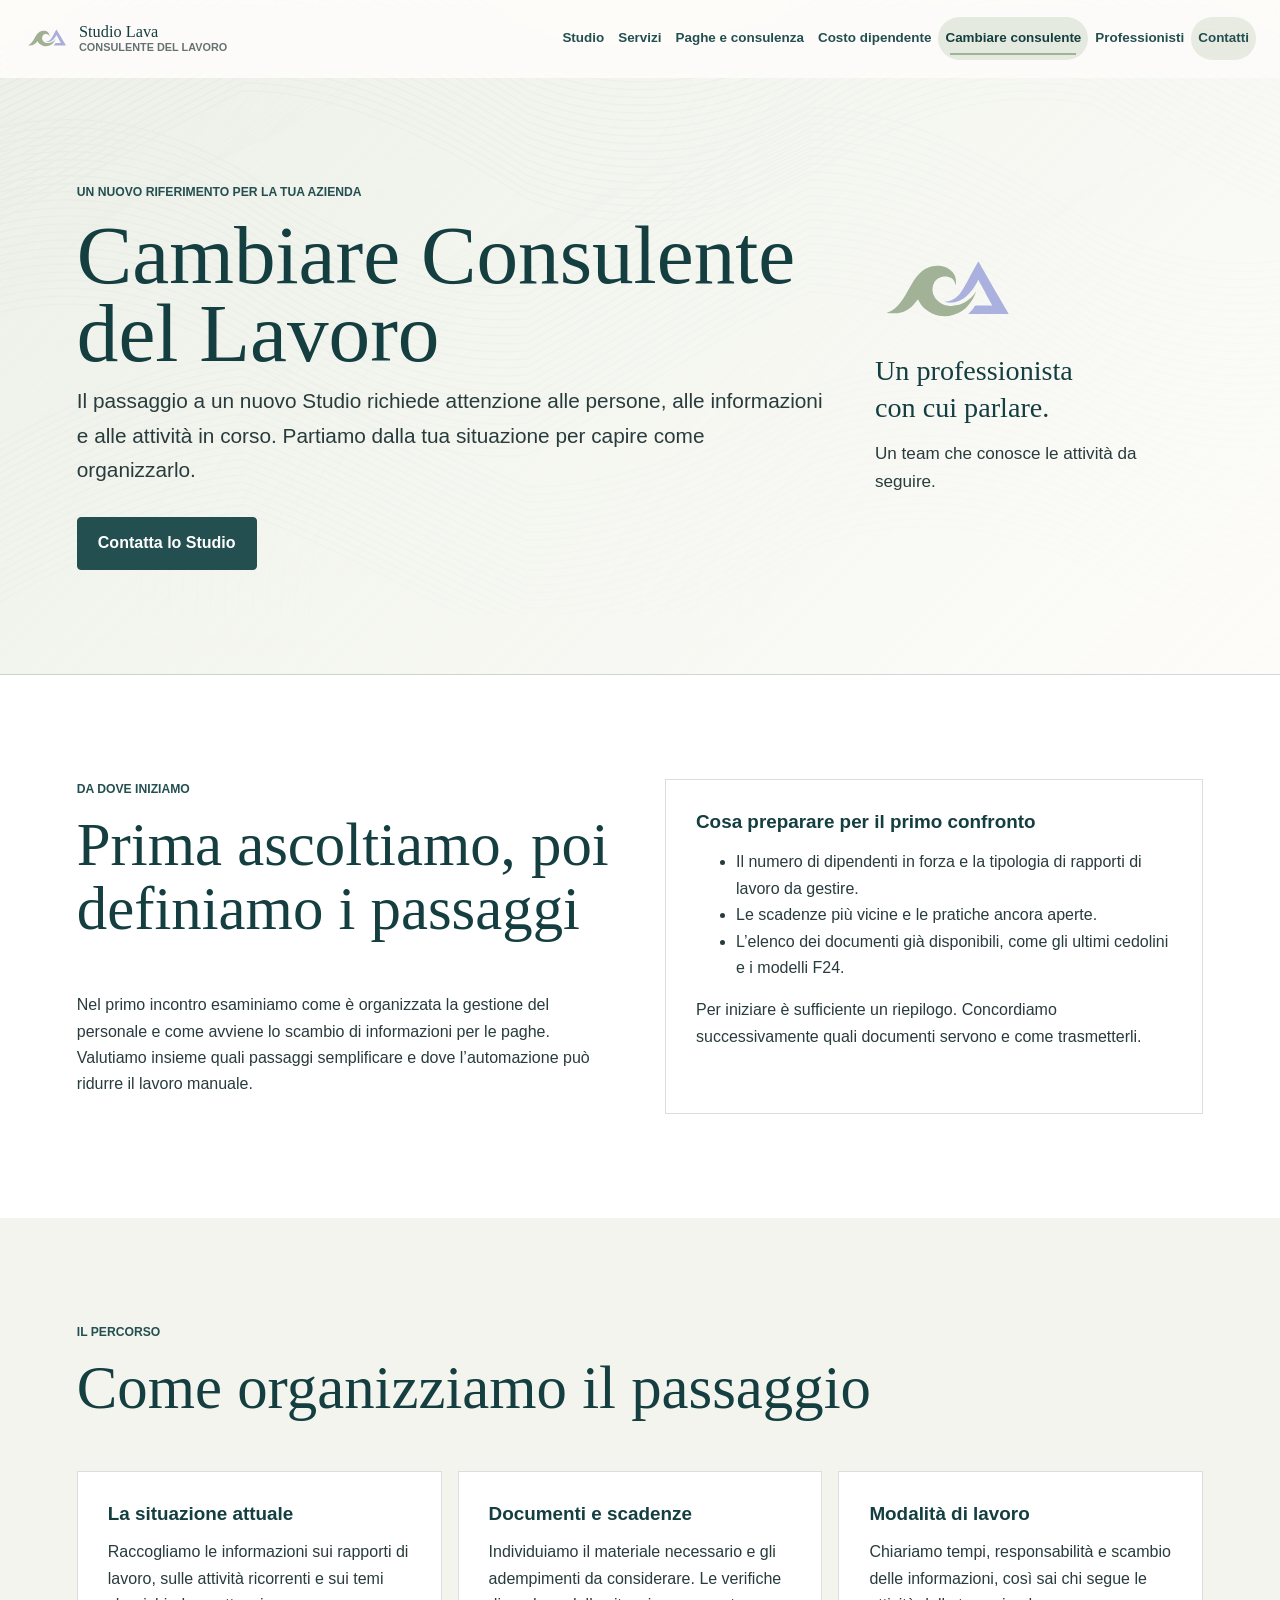
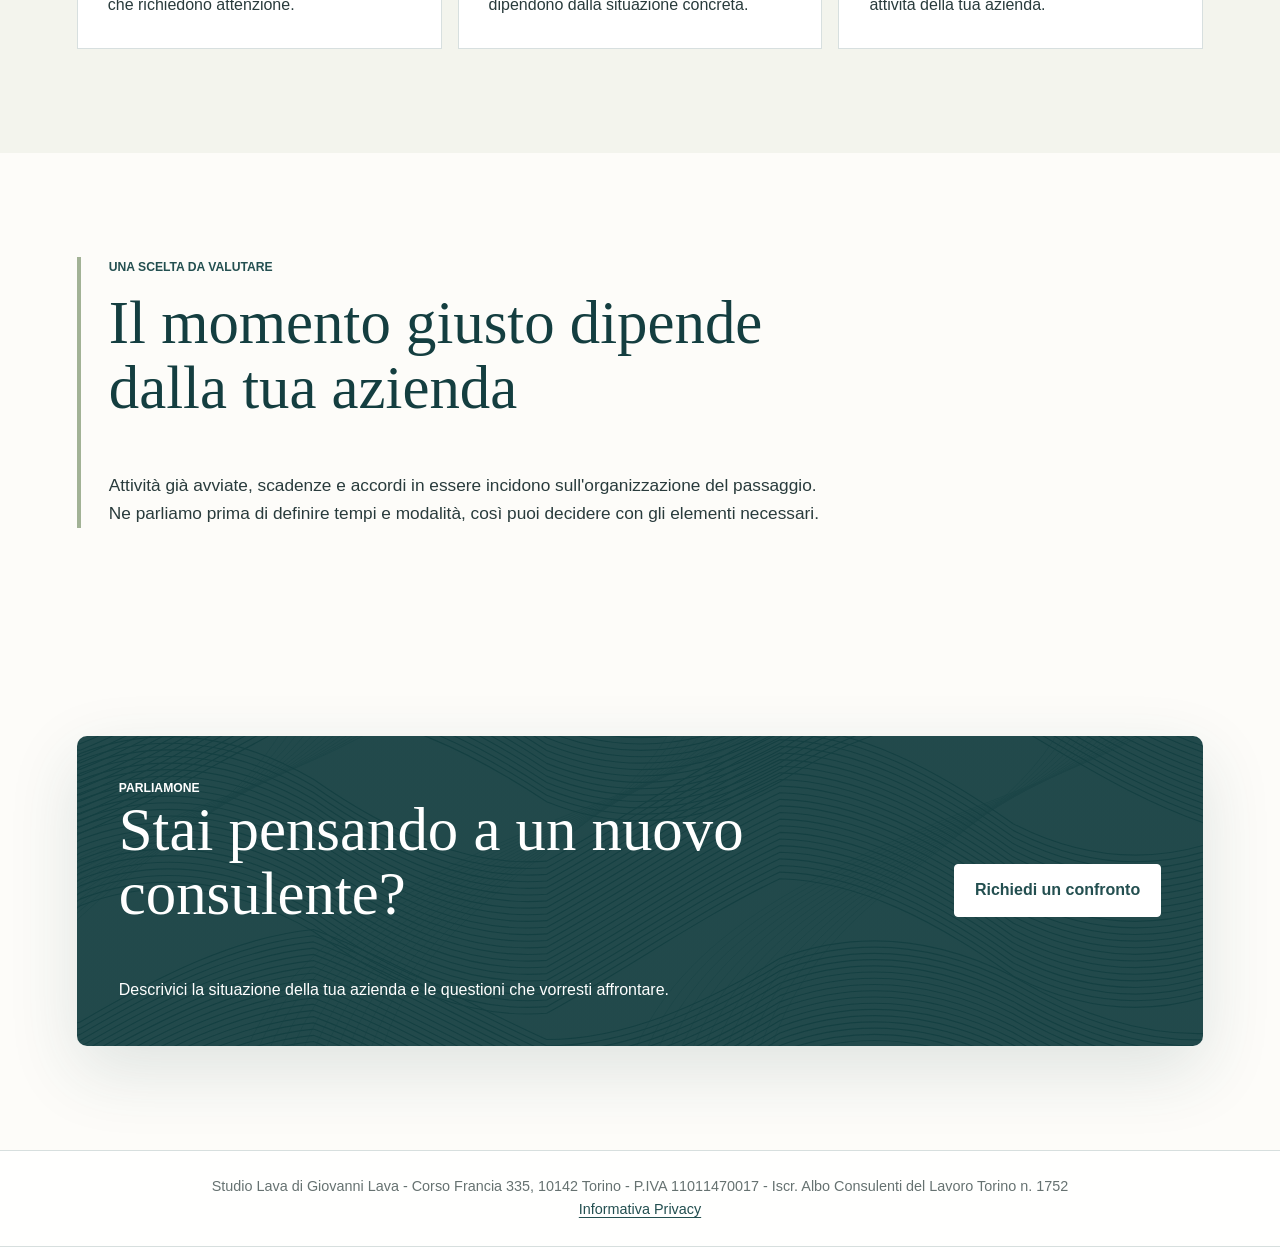
<file: cambiare-consulente-del-lavoro.html>
<!DOCTYPE html>
<html lang="it">
<head>
  <meta charset="UTF-8">
  <meta name="viewport" content="width=device-width, initial-scale=1.0">
  <meta name="description" content="Studio Lava ti aiuta a organizzare il passaggio della gestione paghe a Torino. Scopri quali informazioni preparare per il primo confronto.">
  <title>Cambiare consulente del lavoro a Torino | Studio Lava</title>
  <link rel="canonical" href="https://www.studiolava.it/cambiare-consulente-del-lavoro.html">
  <meta property="og:locale" content="it_IT">
  <meta property="og:type" content="website">
  <meta property="og:site_name" content="Studio Lava">
  <meta property="og:title" content="Cambiare consulente del lavoro a Torino | Studio Lava">
  <meta property="og:description" content="Studio Lava ti aiuta a organizzare il passaggio della gestione paghe a Torino. Scopri quali informazioni preparare per il primo confronto.">
  <meta property="og:url" content="https://www.studiolava.it/cambiare-consulente-del-lavoro.html">
  <meta property="og:image" content="https://www.studiolava.it/assets/giovanni-lava-professionale.png">
  <meta property="og:image:alt" content="Giovanni Lava, Consulente del Lavoro">
  <meta name="twitter:card" content="summary">
  <meta name="twitter:title" content="Cambiare consulente del lavoro a Torino | Studio Lava">
  <meta name="twitter:description" content="Studio Lava ti aiuta a organizzare il passaggio della gestione paghe a Torino. Scopri quali informazioni preparare per il primo confronto.">
  <link rel="icon" type="image/svg+xml" href="/assets/favicon-studio-lava.svg">
  <link rel="icon" href="/favicon-studio-lava.ico" sizes="any">
  <link rel="stylesheet" href="styles.css?v=20261008-tecnica-1">
  <link rel="stylesheet" href="cambio-consulente.css?v=20261007-costo-1">
  <script src="script.js" defer></script>
</head>
<body>
  <a class="skip-link" href="#contenuto">Vai al contenuto</a>

  <header class="site-header">
    <a class="brand-link" href="index.html#home" aria-label="Studio Lava - pagina iniziale">
      <img src="assets/logo-definitivo-vettoriale-trasparente.svg" alt="" aria-hidden="true" width="900" height="440">
      <span>
        <strong>Studio Lava</strong>
        <small>Consulente del Lavoro</small>
      </span>
    </a>
    <button class="menu-toggle" type="button" aria-expanded="false" aria-controls="main-nav" data-menu-toggle>Menu <span aria-hidden="true">☰</span></button>
    <nav class="main-nav" id="main-nav" aria-label="Navigazione principale">
      <a href="index.html#studio">Studio</a>
      <a href="servizi.html">Servizi</a>
      <a href="elaborazione-paghe-torino.html">Paghe e consulenza</a>
      <a href="costo-del-lavoro.html">Costo dipendente</a>
      <a href="cambiare-consulente-del-lavoro.html" aria-current="page">Cambiare consulente</a>
      <a href="index.html#professionisti">Professionisti</a>
      <a class="nav-contact" href="index.html#contatti">Contatti</a>
    </nav>
  </header>

  <main id="contenuto" class="change-page">
    <section class="section change-hero" data-reveal>
      <div class="change-hero__inner">
        <div>
          <p class="eyebrow">Un nuovo riferimento per la tua azienda</p>
          <h1>Cambiare Consulente del Lavoro</h1>
          <p class="page-intro">Il passaggio a un nuovo Studio richiede attenzione alle persone, alle informazioni e alle attività in corso. Partiamo dalla tua situazione per capire come organizzarlo.</p>
          <a class="button primary" href="index.html?contatto=1#contatti">Contatta lo Studio</a>
        </div>
        <aside class="change-hero__aside" aria-label="Il nostro approccio">
          <img class="aside-mark" src="assets/logo-definitivo-vettoriale-trasparente.svg" alt="" aria-hidden="true" width="900" height="440">
          <div class="aside-copy"><p>Un professionista con cui parlare.</p><p>Un team che conosce le attività da seguire.</p></div>
        </aside>
      </div>
    </section>

    <section id="primo-confronto" class="section change-intro" data-reveal>
      <div class="change-intro__inner">
        <div class="section-heading">
          <p class="eyebrow">Da dove iniziamo</p>
          <h2>Prima ascoltiamo, poi definiamo i passaggi</h2>
          <p>Nel primo incontro esaminiamo come è organizzata la gestione del personale e come avviene lo scambio di informazioni per le paghe. Valutiamo insieme quali passaggi semplificare e dove l’automazione può ridurre il lavoro manuale.</p>
        </div>
        <div class="journey-card">
          <h3>Cosa preparare per il primo confronto</h3>
          <ul>
            <li>Il numero di dipendenti in forza e la tipologia di rapporti di lavoro da gestire.</li>
            <li>Le scadenze più vicine e le pratiche ancora aperte.</li>
            <li>L’elenco dei documenti già disponibili, come gli ultimi cedolini e i modelli F24.</li>
          </ul>
          <p>Per iniziare è sufficiente un riepilogo. Concordiamo successivamente quali documenti servono e come trasmetterli.</p>
        </div>
      </div>
    </section>

    <section class="section journey-section" aria-labelledby="journey-title">
      <div class="section-heading">
        <p class="eyebrow">Il percorso</p>
        <h2 id="journey-title">Come organizziamo il passaggio</h2>
      </div>
      <div class="journey-grid">
        <article class="journey-card" data-reveal>
          <h3>La situazione attuale</h3>
          <p>Raccogliamo le informazioni sui rapporti di lavoro, sulle attività ricorrenti e sui temi che richiedono attenzione.</p>
        </article>
        <article class="journey-card" data-reveal>
          <h3>Documenti e scadenze</h3>
          <p>Individuiamo il materiale necessario e gli adempimenti da considerare. Le verifiche dipendono dalla situazione concreta.</p>
        </article>
        <article class="journey-card" data-reveal>
          <h3>Modalità di lavoro</h3>
          <p>Chiariamo tempi, responsabilità e scambio delle informazioni, così sai chi segue le attività della tua azienda.</p>
        </article>
      </div>
    </section>

    <section class="section change-note" data-reveal>
      <div class="change-note__inner">
        <p class="eyebrow">Una scelta da valutare</p>
        <h2>Il momento giusto dipende dalla tua azienda</h2>
        <p>Attività già avviate, scadenze e accordi in essere incidono sull'organizzazione del passaggio. Ne parliamo prima di definire tempi e modalità, così puoi decidere con gli elementi necessari.</p>
      </div>
    </section>

    <section class="section final-cta-section" data-reveal>
      <div class="final-cta">
        <div>
          <p class="eyebrow">Parliamone</p>
          <h2>Stai pensando a un nuovo consulente?</h2>
          <p>Descrivici la situazione della tua azienda e le questioni che vorresti affrontare.</p>
        </div>
        <div class="final-cta-actions">
          <a class="button light" href="index.html?contatto=1#contatti">Richiedi un confronto</a>
        </div>
      </div>
    </section>
  </main>

  <footer class="site-footer">
    <p>
      Studio Lava di Giovanni Lava - Corso Francia 335, 10142 Torino - P.IVA 11011470017 -
      Iscr. Albo Consulenti del Lavoro Torino n. 1752<br>
      <a href="privacy.html">Informativa Privacy</a>
    </p>
  </footer>
</body>
</html>
</file>
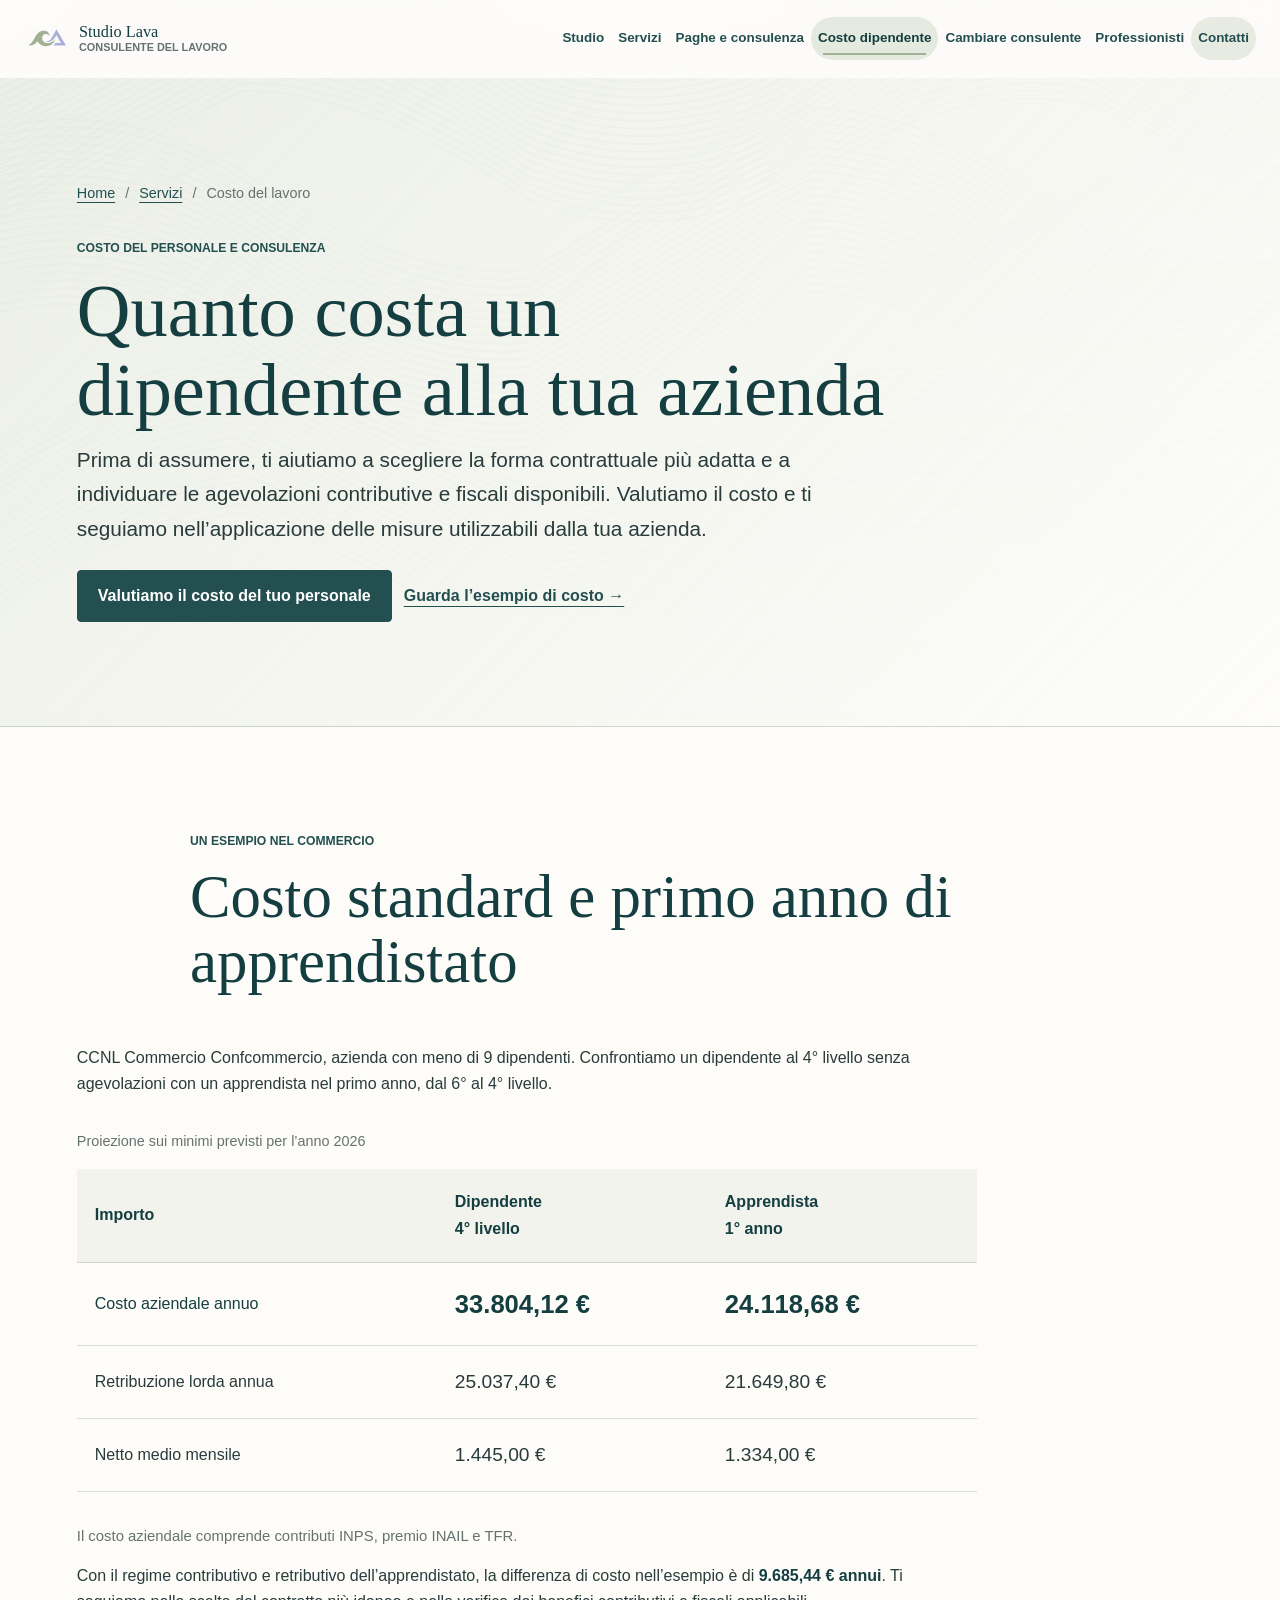
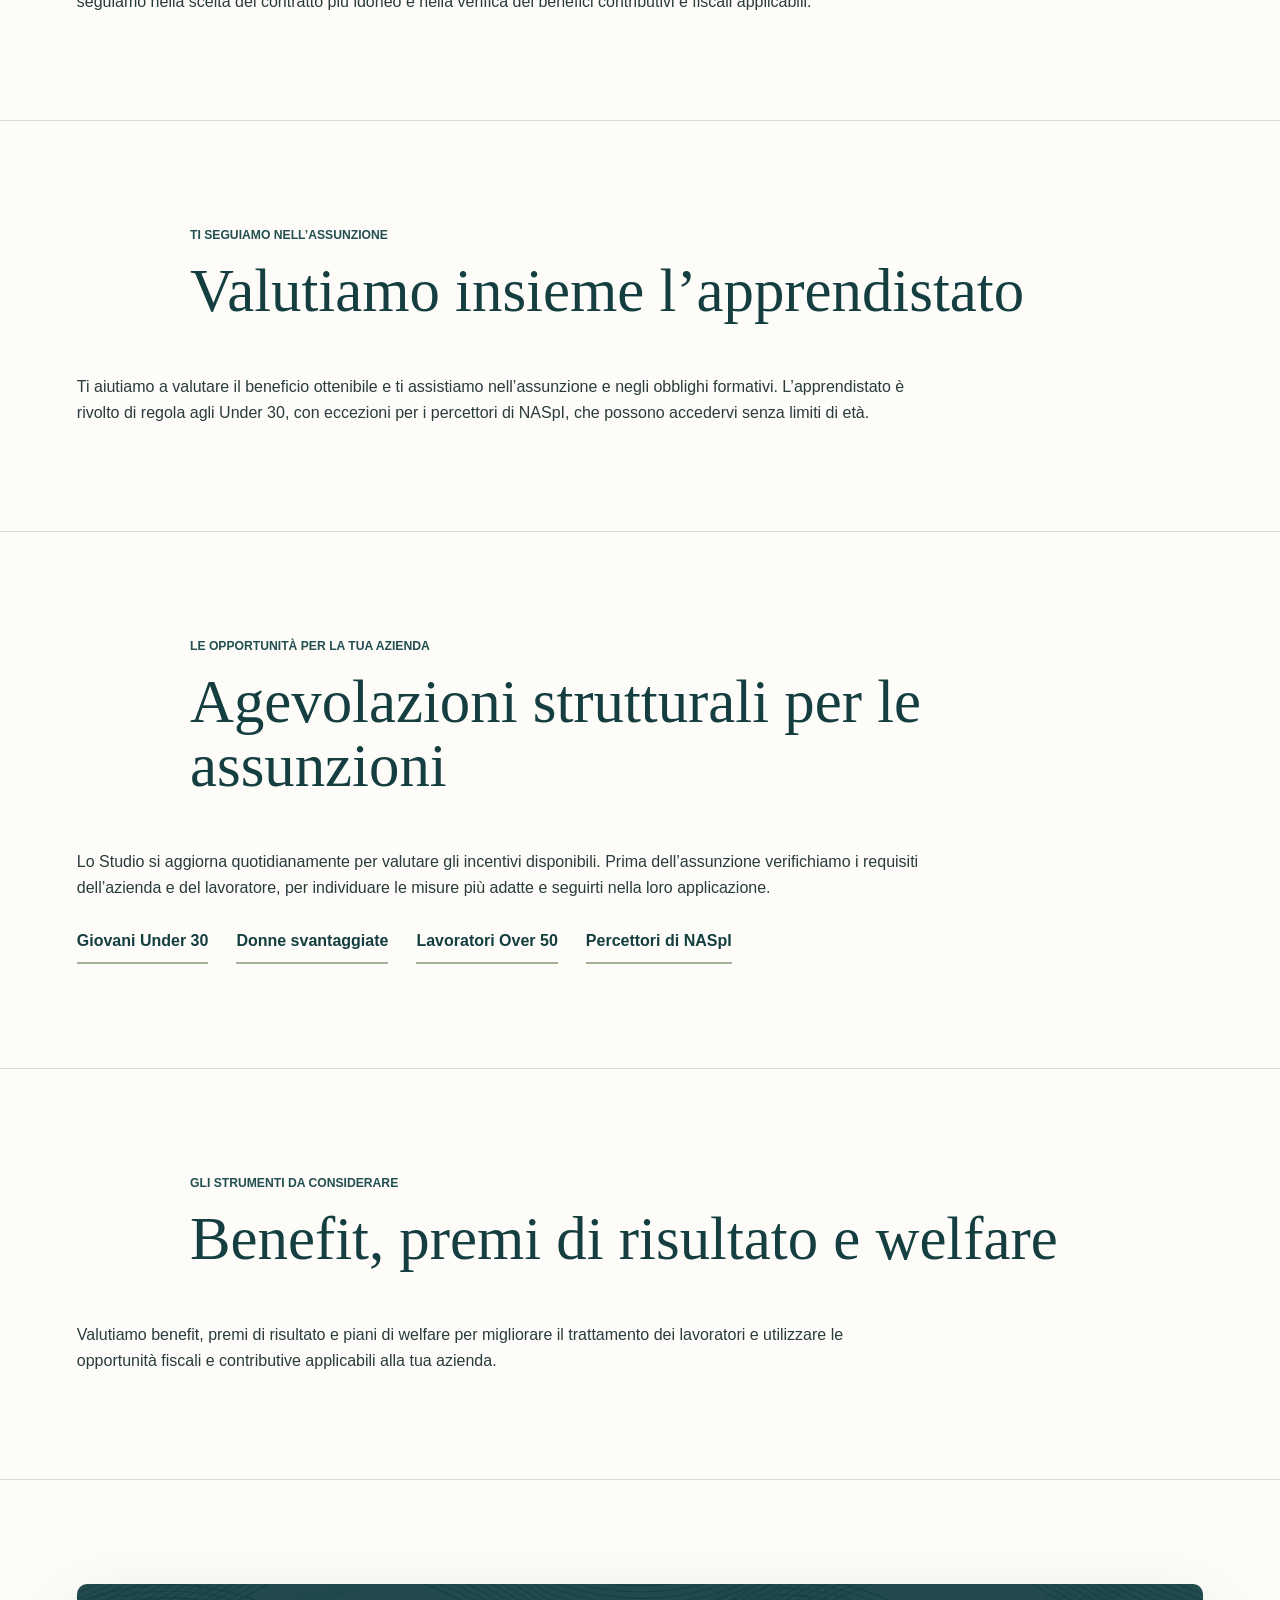
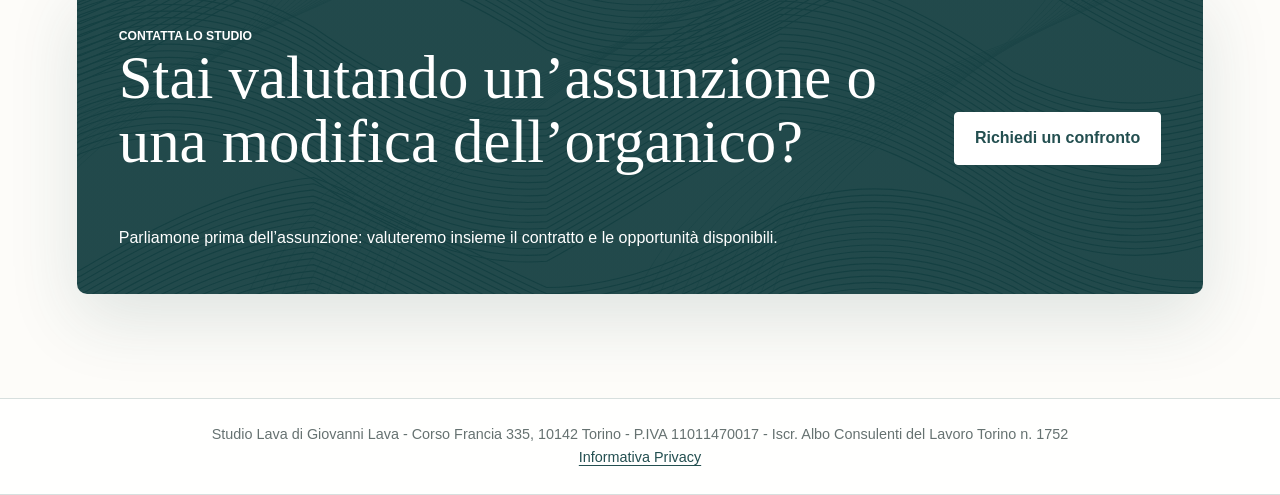
<file: costo-del-lavoro.html>
<!DOCTYPE html>
<html lang="it">
<head>
  <meta charset="UTF-8">
  <meta name="viewport" content="width=device-width, initial-scale=1.0">
  <title>Costo del lavoro e agevolazioni | Studio Lava Torino</title>
  <meta name="description" content="Costo del personale, agevolazioni all’assunzione e apprendistato: Studio Lava valuta con la tua azienda retribuzioni, alternative e impatto economico.">
  <link rel="canonical" href="https://www.studiolava.it/costo-del-lavoro.html">
  <meta property="og:locale" content="it_IT">
  <meta property="og:type" content="website">
  <meta property="og:site_name" content="Studio Lava">
  <meta property="og:title" content="Costo del lavoro e agevolazioni | Studio Lava Torino">
  <meta property="og:description" content="Costo del personale, agevolazioni all’assunzione e apprendistato: Studio Lava valuta con la tua azienda retribuzioni, alternative e impatto economico.">
  <meta property="og:url" content="https://www.studiolava.it/costo-del-lavoro.html">
  <meta property="og:image" content="https://www.studiolava.it/assets/giovanni-lava-professionale.png">
  <meta property="og:image:alt" content="Giovanni Lava, Consulente del Lavoro">
  <meta name="twitter:card" content="summary">
  <meta name="twitter:title" content="Costo del lavoro e agevolazioni | Studio Lava Torino">
  <meta name="twitter:description" content="Costo del personale, agevolazioni all’assunzione e apprendistato: Studio Lava valuta con la tua azienda retribuzioni, alternative e impatto economico.">
  <link rel="icon" type="image/svg+xml" href="assets/favicon-studio-lava.svg">
  <link rel="stylesheet" href="styles.css?v=20261008-tecnica-1">
  <link rel="stylesheet" href="costo-lavoro.css?v=20261007-costo-1">
  <script src="script.js" defer></script>
  <script type="application/ld+json">
{
  "@context": "https://schema.org",
  "@type": "Service",
  "@id": "https://www.studiolava.it/costo-del-lavoro.html#servizio",
  "name": "Analisi del costo del lavoro e delle agevolazioni",
  "serviceType": "Analisi del costo del personale",
  "url": "https://www.studiolava.it/costo-del-lavoro.html",
  "provider": {
    "@type": "LocalBusiness",
    "@id": "https://www.studiolava.it/#studio",
    "name": "Studio Lava di Giovanni Lava",
    "url": "https://www.studiolava.it/",
    "description": "Studio Lava, Consulente del Lavoro a Torino: gestione del personale, paghe e consulenza per aziende con un riferimento professionale diretto.",
    "address": {
      "@type": "PostalAddress",
      "streetAddress": "Corso Francia 335",
      "postalCode": "10142",
      "addressLocality": "Torino",
      "addressRegion": "TO",
      "addressCountry": "IT"
    },
    "telephone": "+390114051299",
    "email": "amministrazione@studiolava.it",
    "taxID": "11011470017",
    "logo": "https://www.studiolava.it/assets/logo-definitivo-vettoriale-trasparente.svg",
    "image": "https://www.studiolava.it/assets/giovanni-lava-professionale.png",
    "sameAs": [
      "https://www.instagram.com/studio_lava_cdl/"
    ],
    "openingHoursSpecification": [
      {
        "@type": "OpeningHoursSpecification",
        "dayOfWeek": [
          "Monday",
          "Tuesday",
          "Wednesday",
          "Thursday",
          "Friday"
        ],
        "opens": "09:00",
        "closes": "13:00"
      },
      {
        "@type": "OpeningHoursSpecification",
        "dayOfWeek": [
          "Monday",
          "Tuesday",
          "Wednesday",
          "Thursday",
          "Friday"
        ],
        "opens": "14:00",
        "closes": "18:00"
      }
    ]
  }
}
  </script>
</head>
<body>
  <a class="skip-link" href="#contenuto">Vai al contenuto</a>
<header class="site-header">
    <a class="brand-link" href="index.html#home" aria-label="Studio Lava - pagina iniziale">
      <img src="assets/logo-definitivo-vettoriale-trasparente.svg" alt="" aria-hidden="true" width="900" height="440">
      <span>
        <strong>Studio Lava</strong>
        <small>Consulente del Lavoro</small>
      </span>
    </a>
    <button class="menu-toggle" type="button" aria-expanded="false" aria-controls="main-nav" data-menu-toggle>Menu <span aria-hidden="true">☰</span></button>
    <nav class="main-nav" id="main-nav" aria-label="Navigazione principale">
      <a href="index.html#studio">Studio</a>
      <a href="servizi.html">Servizi</a>
      <a href="elaborazione-paghe-torino.html">Paghe e consulenza</a>
      <a href="costo-del-lavoro.html" aria-current="page">Costo dipendente</a>
      <a href="cambiare-consulente-del-lavoro.html">Cambiare consulente</a>
      <a href="index.html#professionisti">Professionisti</a>
      <a class="nav-contact" href="index.html#contatti">Contatti</a>
    </nav>
  </header>
<main id="contenuto" class="services-page cost-page">
  <section class="section page-hero"><div class="section-heading">
    <nav class="cost-breadcrumb" aria-label="Percorso della pagina"><a href="index.html">Home</a><span aria-hidden="true">/</span><a href="servizi.html">Servizi</a><span aria-hidden="true">/</span><span aria-current="page">Costo del lavoro</span></nav>
    <p class="eyebrow">Costo del personale e consulenza</p>
    <h1>Quanto costa un dipendente alla tua azienda</h1>
    <p class="page-intro">Prima di assumere, ti aiutiamo a scegliere la forma contrattuale più adatta e a individuare le agevolazioni contributive e fiscali disponibili. Valutiamo il costo e ti seguiamo nell’applicazione delle misure utilizzabili dalla tua azienda.</p>
    <div class="hero-actions"><a class="button primary" href="index.html?contatto=1#contatti">Valutiamo il costo del tuo personale</a><a class="text-link" href="#esempio">Guarda l’esempio di costo →</a></div>
  </div></section>
  <section id="esempio" class="section cost-section"><div class="cost-inner"><div class="section-heading"><p class="eyebrow">Un esempio nel commercio</p><h2>Costo standard e primo anno di apprendistato</h2></div>
<div class="cost-prose"><p>CCNL Commercio Confcommercio, azienda con meno di 9 dipendenti. Confrontiamo un dipendente al 4° livello senza agevolazioni con un apprendista nel primo anno, dal 6° al 4° livello.</p></div>
<div class="cost-comparison"><table>
<caption>Proiezione sui minimi previsti per l’anno 2026</caption>
<thead><tr><th scope="col">Importo</th><th scope="col">Dipendente<br>4° livello</th><th scope="col">Apprendista<br>1° anno</th></tr></thead>
<tbody>
<tr class="cost-total-row"><th scope="row">Costo aziendale annuo</th><td>33.804,12 €</td><td>24.118,68 €</td></tr>
<tr><th scope="row">Retribuzione lorda annua</th><td>25.037,40 €</td><td>21.649,80 €</td></tr>
<tr><th scope="row">Netto medio mensile</th><td>1.445,00 €</td><td>1.334,00 €</td></tr>
</tbody></table></div>
<div class="cost-prose cost-example-notes"><p>Il costo aziendale comprende contributi INPS, premio INAIL e TFR.</p><p>Con il regime contributivo e retributivo dell’apprendistato, la differenza di costo nell’esempio è di <strong>9.685,44 € annui</strong>. Ti seguiamo nella scelta del contratto più idoneo e nella verifica dei benefici contributivi e fiscali applicabili.</p></div></div></section>
<section id="apprendistato" class="section cost-section"><div class="cost-inner"><div class="section-heading"><p class="eyebrow">Ti seguiamo nell’assunzione</p><h2>Valutiamo insieme l’apprendistato</h2></div>
<div class="cost-prose"><p>Ti aiutiamo a valutare il beneficio ottenibile e ti assistiamo nell’assunzione e negli obblighi formativi. L’apprendistato è rivolto di regola agli Under 30, con eccezioni per i percettori di NASpI, che possono accedervi senza limiti di età.</p></div></div></section>
<section id="agevolazioni" class="section cost-section"><div class="cost-inner"><div class="section-heading"><p class="eyebrow">Le opportunità per la tua azienda</p><h2>Agevolazioni strutturali per le assunzioni</h2></div>
<div class="cost-prose"><p>Lo Studio si aggiorna quotidianamente per valutare gli incentivi disponibili. Prima dell’assunzione verifichiamo i requisiti dell’azienda e del lavoratore, per individuare le misure più adatte e seguirti nella loro applicazione.</p></div>
<ul class="incentive-options" aria-label="Agevolazioni strutturali da valutare"><li>Giovani Under 30</li><li>Donne svantaggiate</li><li>Lavoratori Over 50</li><li>Percettori di NASpI</li></ul></div></section>
<section id="benefit-welfare" class="section cost-section"><div class="cost-inner"><div class="section-heading"><p class="eyebrow">Gli strumenti da considerare</p><h2>Benefit, premi di risultato e welfare</h2></div>
<div class="cost-prose"><p>Valutiamo benefit, premi di risultato e piani di welfare per migliorare il trattamento dei lavoratori e utilizzare le opportunità fiscali e contributive applicabili alla tua azienda.</p></div></div></section>
  <section class="section final-cta-section"><div class="final-cta"><div><p class="eyebrow">Contatta lo Studio</p><h2>Stai valutando un’assunzione o una modifica dell’organico?</h2><p>Parliamone prima dell’assunzione: valuteremo insieme il contratto e le opportunità disponibili.</p></div><div class="final-cta-actions"><a class="button light" href="index.html?contatto=1#contatti">Richiedi un confronto</a></div></div></section>
</main>
<footer class="site-footer">
    <p>
      Studio Lava di Giovanni Lava - Corso Francia 335, 10142 Torino - P.IVA 11011470017 -
      Iscr. Albo Consulenti del Lavoro Torino n. 1752<br>
      <a href="privacy.html">Informativa Privacy</a>
    </p>
  </footer>
</body>
</html>
</file>
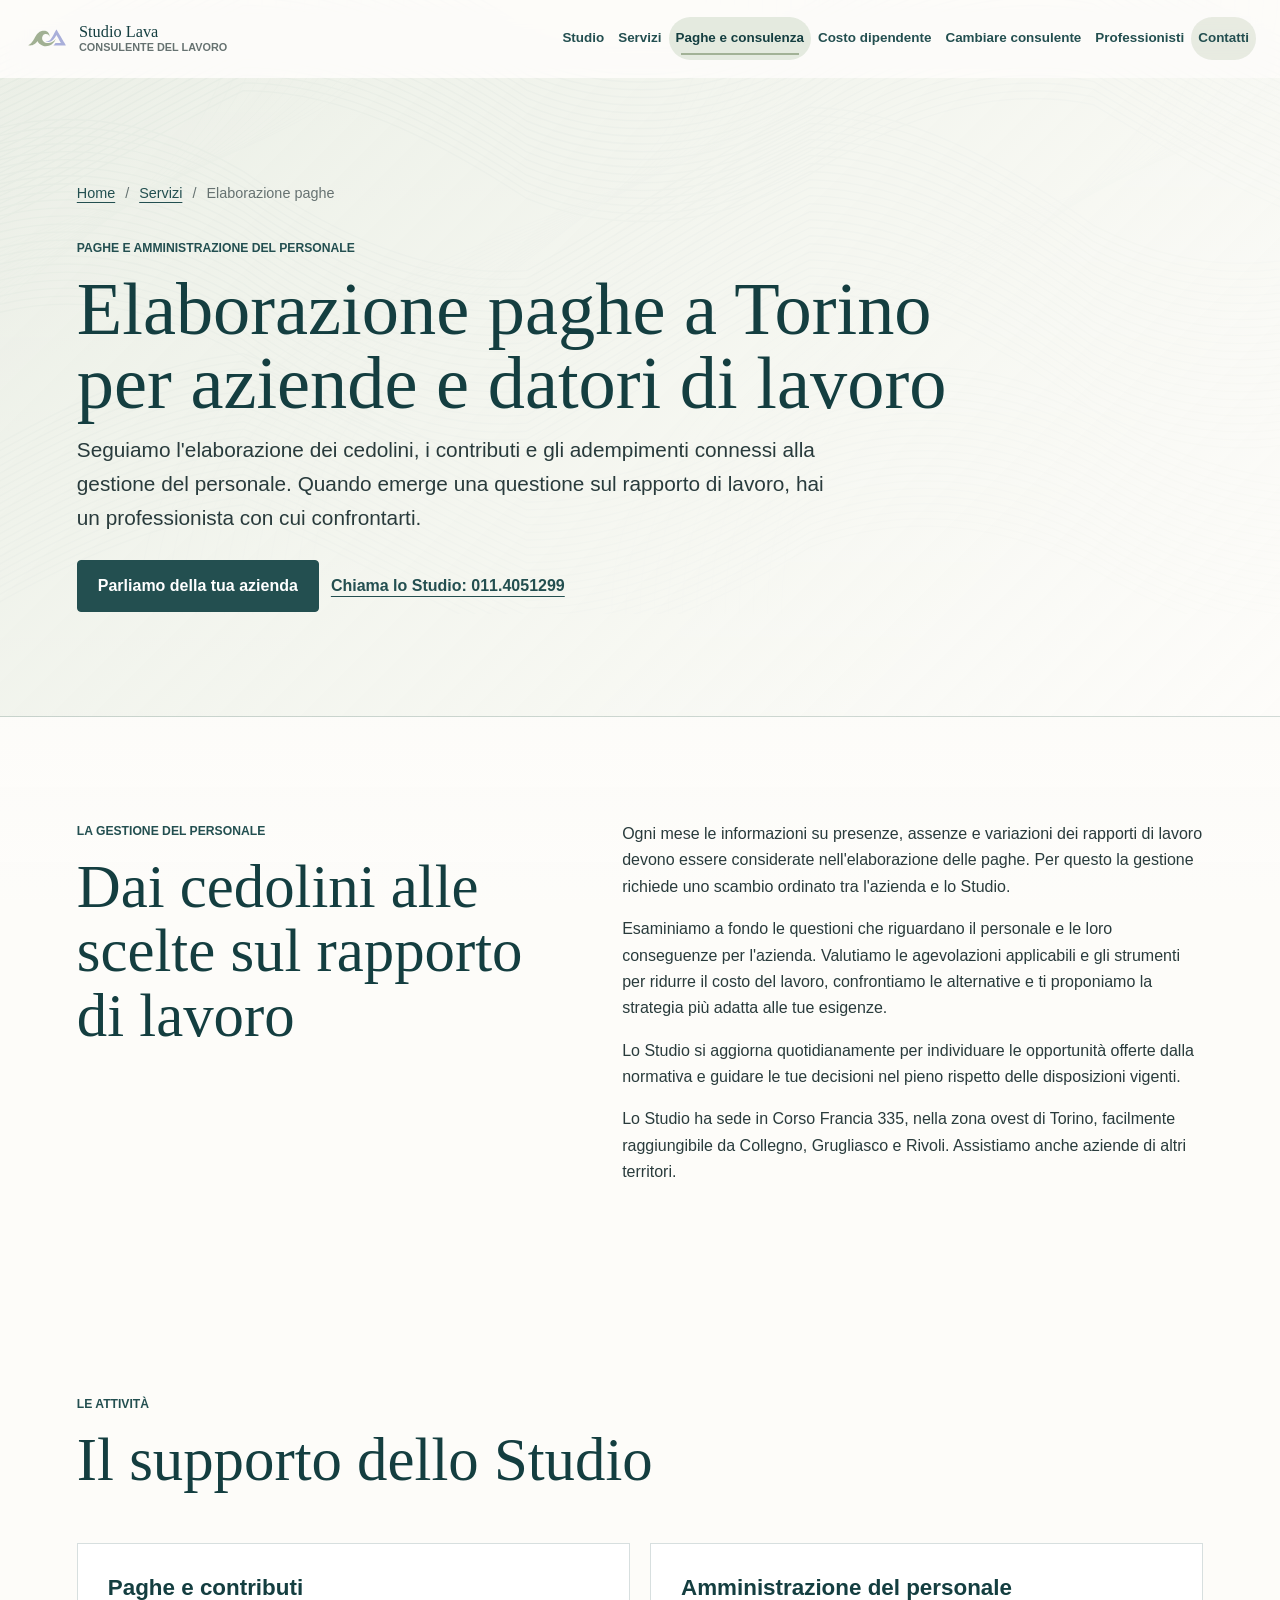
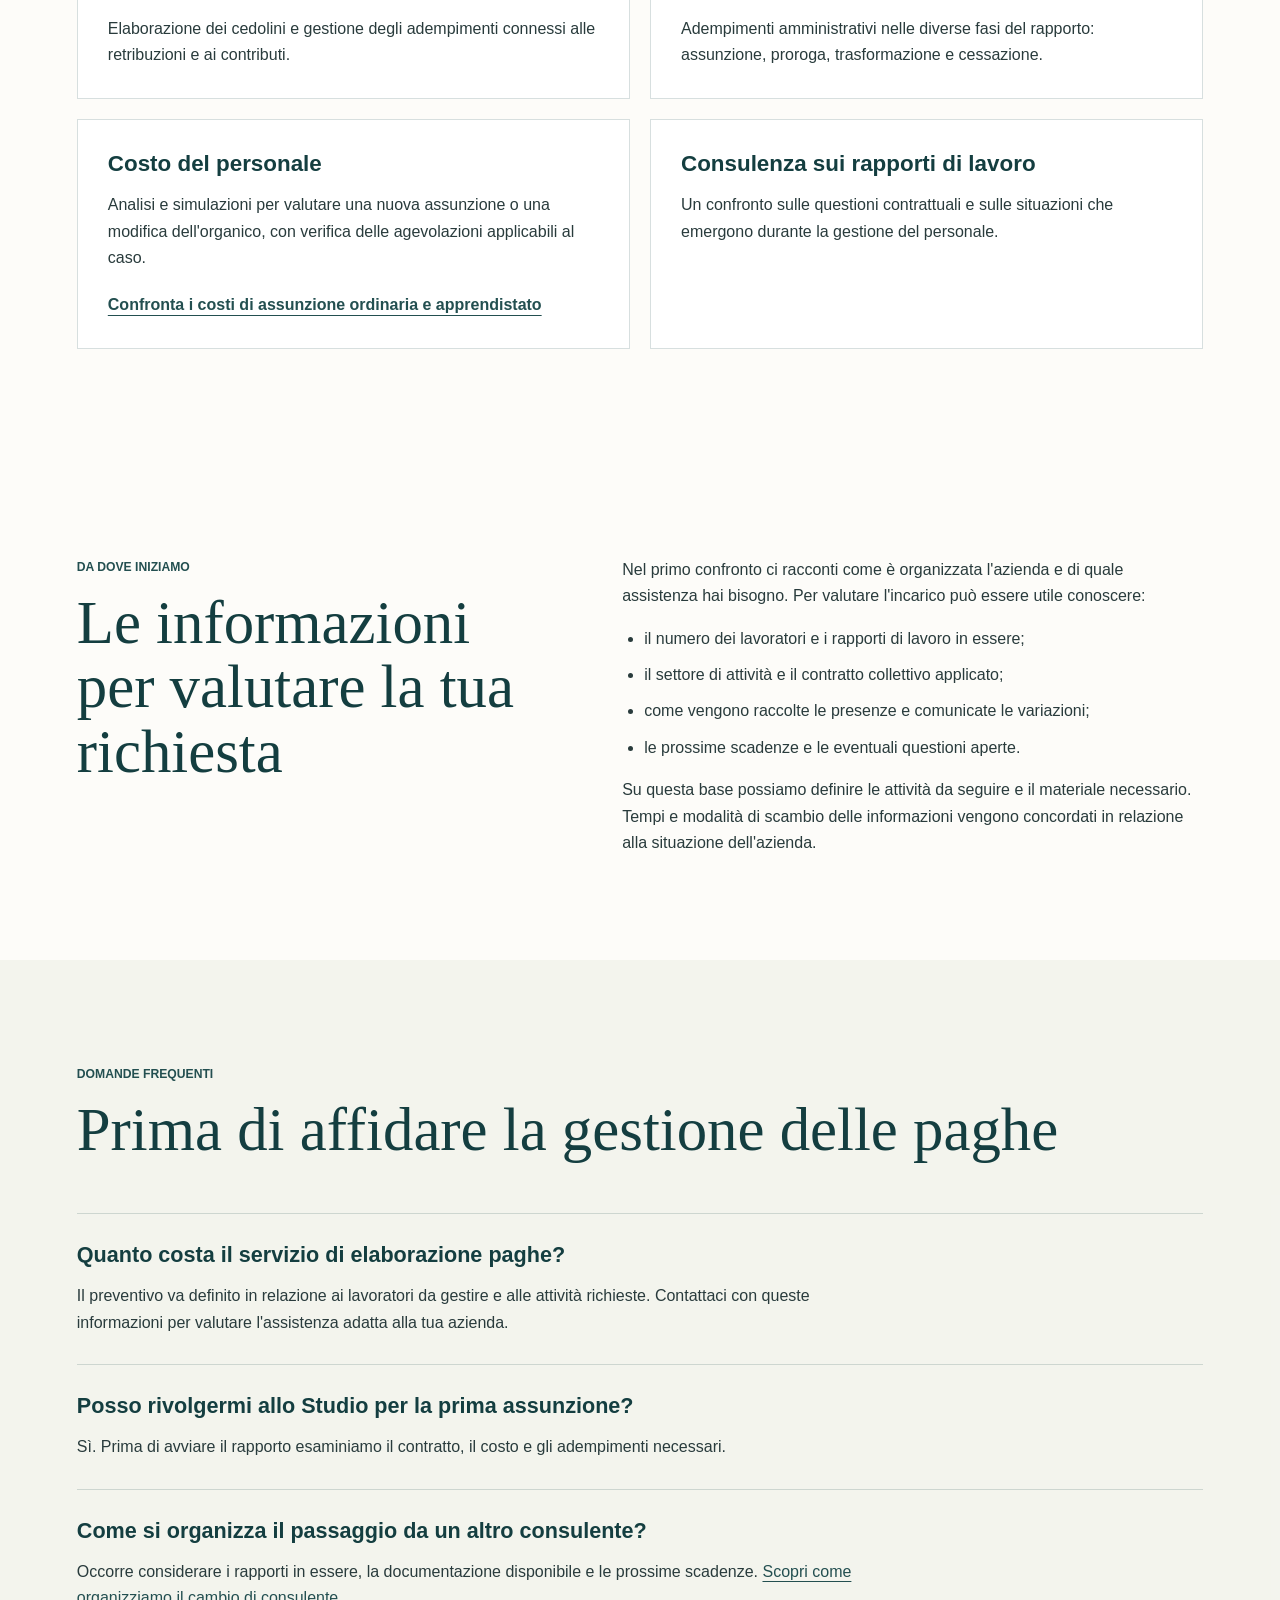
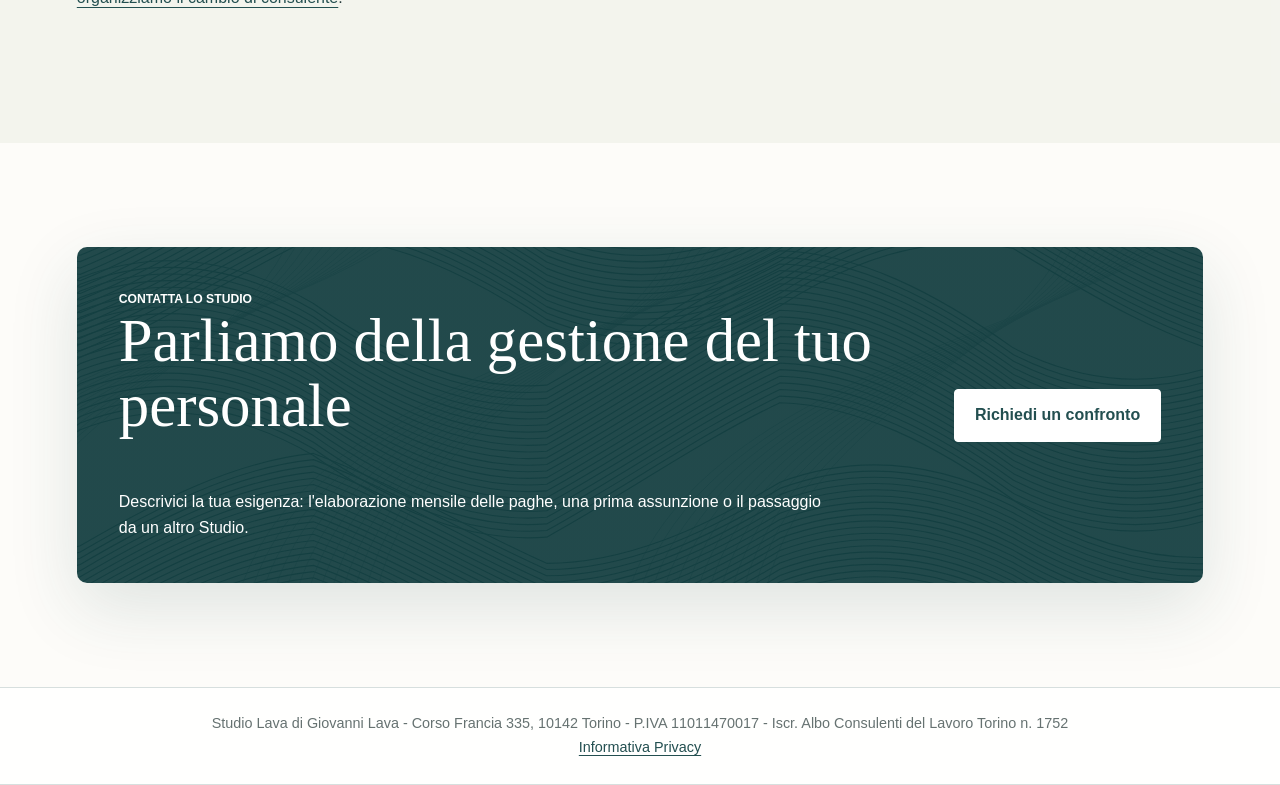
<file: elaborazione-paghe-torino.html>
<!DOCTYPE html>
<html lang="it">
<head>
  <meta charset="UTF-8">
  <meta name="viewport" content="width=device-width, initial-scale=1.0">
  <title>Elaborazione paghe a Torino per aziende | Studio Lava</title>
  <meta name="description" content="Studio Lava a Torino: elaborazione paghe e contributi, amministrazione del personale e consulenza sui rapporti di lavoro. Contatta lo Studio per la tua azienda.">
  <link rel="canonical" href="https://www.studiolava.it/elaborazione-paghe-torino.html">
  <meta property="og:locale" content="it_IT">
  <meta property="og:type" content="website">
  <meta property="og:site_name" content="Studio Lava">
  <meta property="og:title" content="Elaborazione paghe a Torino per aziende | Studio Lava">
  <meta property="og:description" content="Studio Lava a Torino: elaborazione paghe e contributi, amministrazione del personale e consulenza sui rapporti di lavoro. Contatta lo Studio per la tua azienda.">
  <meta property="og:url" content="https://www.studiolava.it/elaborazione-paghe-torino.html">
  <meta property="og:image" content="https://www.studiolava.it/assets/giovanni-lava-professionale.png">
  <meta property="og:image:alt" content="Giovanni Lava, Consulente del Lavoro">
  <meta name="twitter:card" content="summary">
  <meta name="twitter:title" content="Elaborazione paghe a Torino per aziende | Studio Lava">
  <meta name="twitter:description" content="Studio Lava a Torino: elaborazione paghe e contributi, amministrazione del personale e consulenza sui rapporti di lavoro. Contatta lo Studio per la tua azienda.">
  <link rel="icon" type="image/svg+xml" href="/assets/favicon-studio-lava.svg">
  <link rel="icon" href="/favicon-studio-lava.ico" sizes="any">
  <link rel="stylesheet" href="styles.css?v=20261008-tecnica-1">
  <link rel="stylesheet" href="paghe.css">
  <script src="script.js" defer></script>
  <script type="application/ld+json">
{
  "@context": "https://schema.org",
  "@type": "Service",
  "name": "Elaborazione paghe e amministrazione del personale",
  "serviceType": "Elaborazione paghe e contributi",
  "url": "https://www.studiolava.it/elaborazione-paghe-torino.html",
  "provider": {
    "@type": "LocalBusiness",
    "@id": "https://www.studiolava.it/#studio",
    "name": "Studio Lava di Giovanni Lava",
    "url": "https://www.studiolava.it/",
    "description": "Studio Lava, Consulente del Lavoro a Torino: gestione del personale, paghe e consulenza per aziende con un riferimento professionale diretto.",
    "address": {
      "@type": "PostalAddress",
      "streetAddress": "Corso Francia 335",
      "postalCode": "10142",
      "addressLocality": "Torino",
      "addressRegion": "TO",
      "addressCountry": "IT"
    },
    "telephone": "+390114051299",
    "email": "amministrazione@studiolava.it",
    "taxID": "11011470017",
    "logo": "https://www.studiolava.it/assets/logo-definitivo-vettoriale-trasparente.svg",
    "image": "https://www.studiolava.it/assets/giovanni-lava-professionale.png",
    "sameAs": [
      "https://www.instagram.com/studio_lava_cdl/"
    ],
    "openingHoursSpecification": [
      {
        "@type": "OpeningHoursSpecification",
        "dayOfWeek": [
          "Monday",
          "Tuesday",
          "Wednesday",
          "Thursday",
          "Friday"
        ],
        "opens": "09:00",
        "closes": "13:00"
      },
      {
        "@type": "OpeningHoursSpecification",
        "dayOfWeek": [
          "Monday",
          "Tuesday",
          "Wednesday",
          "Thursday",
          "Friday"
        ],
        "opens": "14:00",
        "closes": "18:00"
      }
    ]
  },
  "@id": "https://www.studiolava.it/elaborazione-paghe-torino.html#servizio"
}
  </script>
</head>
<body>
  <a class="skip-link" href="#contenuto">Vai al contenuto</a>
  <header class="site-header">
    <a class="brand-link" href="index.html#home" aria-label="Studio Lava - pagina iniziale">
      <img src="assets/logo-definitivo-vettoriale-trasparente.svg" alt="" aria-hidden="true" width="900" height="440">
      <span>
        <strong>Studio Lava</strong>
        <small>Consulente del Lavoro</small>
      </span>
    </a>
    <button class="menu-toggle" type="button" aria-expanded="false" aria-controls="main-nav" data-menu-toggle>Menu <span aria-hidden="true">☰</span></button>
    <nav class="main-nav" id="main-nav" aria-label="Navigazione principale">
      <a href="index.html#studio">Studio</a>
      <a href="servizi.html">Servizi</a>
      <a href="elaborazione-paghe-torino.html" aria-current="page">Paghe e consulenza</a>
      <a href="costo-del-lavoro.html">Costo dipendente</a>
      <a href="cambiare-consulente-del-lavoro.html">Cambiare consulente</a>
      <a href="index.html#professionisti">Professionisti</a>
      <a class="nav-contact" href="index.html#contatti">Contatti</a>
    </nav>
  </header>
  <main id="contenuto" class="services-page payroll-page">
    <section class="section page-hero" data-reveal>
      <div class="section-heading">
        <nav class="payroll-breadcrumb" aria-label="Percorso della pagina"><a href="index.html">Home</a><span aria-hidden="true">/</span><a href="servizi.html">Servizi</a><span aria-hidden="true">/</span><span aria-current="page">Elaborazione paghe</span></nav>
        <p class="eyebrow">Paghe e amministrazione del personale</p>
        <h1>Elaborazione paghe a Torino per aziende e datori di lavoro</h1>
        <p class="page-intro">Seguiamo l'elaborazione dei cedolini, i contributi e gli adempimenti connessi alla gestione del personale. Quando emerge una questione sul rapporto di lavoro, hai un professionista con cui confrontarti.</p>
        <div class="hero-actions"><a class="button primary" href="index.html?contatto=1#contatti">Parliamo della tua azienda</a><a class="text-link" href="tel:+390114051299">Chiama lo Studio: 011.4051299</a></div>
      </div>
    </section>

    <section id="consulenza" class="section payroll-overview" data-reveal>
      <div class="payroll-overview__inner">
        <div class="section-heading"><p class="eyebrow">La gestione del personale</p><h2>Dai cedolini alle scelte sul rapporto di lavoro</h2></div>
        <div class="payroll-copy"><p>Ogni mese le informazioni su presenze, assenze e variazioni dei rapporti di lavoro devono essere considerate nell'elaborazione delle paghe. Per questo la gestione richiede uno scambio ordinato tra l'azienda e lo Studio.</p><p>Esaminiamo a fondo le questioni che riguardano il personale e le loro conseguenze per l'azienda. Valutiamo le agevolazioni applicabili e gli strumenti per ridurre il costo del lavoro, confrontiamo le alternative e ti proponiamo la strategia più adatta alle tue esigenze.</p><p>Lo Studio si aggiorna quotidianamente per individuare le opportunità offerte dalla normativa e guidare le tue decisioni nel pieno rispetto delle disposizioni vigenti.</p><p>Lo Studio ha sede in Corso Francia 335, nella zona ovest di Torino, facilmente raggiungibile da Collegno, Grugliasco e Rivoli. Assistiamo anche aziende di altri territori.</p></div>
      </div>
    </section>

    <section id="attivita-paghe" class="section payroll-services">
      <div class="section-heading" data-reveal><p class="eyebrow">Le attività</p><h2>Il supporto dello Studio</h2></div>
      <div class="payroll-grid">
        <article class="journey-card" data-reveal><h3>Paghe e contributi</h3><p>Elaborazione dei cedolini e gestione degli adempimenti connessi alle retribuzioni e ai contributi.</p></article>
        <article class="journey-card" data-reveal><h3>Amministrazione del personale</h3><p>Adempimenti amministrativi nelle diverse fasi del rapporto: assunzione, proroga, trasformazione e cessazione.</p></article>
        <article class="journey-card" data-reveal>
          <h3>Costo del personale</h3>
          <p>Analisi e simulazioni per valutare una nuova assunzione o una modifica dell'organico, con verifica delle agevolazioni applicabili al caso.</p>
          <a class="text-link" href="costo-del-lavoro.html#esempio">Confronta i costi di assunzione ordinaria e apprendistato</a>
        </article>
        <article class="journey-card" data-reveal><h3>Consulenza sui rapporti di lavoro</h3><p>Un confronto sulle questioni contrattuali e sulle situazioni che emergono durante la gestione del personale.</p></article>
      </div>
    </section>

    <section class="section payroll-start" data-reveal>
      <div class="payroll-overview__inner">
        <div class="section-heading"><p class="eyebrow">Da dove iniziamo</p><h2>Le informazioni per valutare la tua richiesta</h2></div>
        <div class="payroll-copy"><p>Nel primo confronto ci racconti come è organizzata l'azienda e di quale assistenza hai bisogno. Per valutare l'incarico può essere utile conoscere:</p><ul><li>il numero dei lavoratori e i rapporti di lavoro in essere;</li><li>il settore di attività e il contratto collettivo applicato;</li><li>come vengono raccolte le presenze e comunicate le variazioni;</li><li>le prossime scadenze e le eventuali questioni aperte.</li></ul><p>Su questa base possiamo definire le attività da seguire e il materiale necessario. Tempi e modalità di scambio delle informazioni vengono concordati in relazione alla situazione dell'azienda.</p></div>
      </div>
    </section>

    <section class="section payroll-questions">
      <div class="section-heading" data-reveal><p class="eyebrow">Domande frequenti</p><h2>Prima di affidare la gestione delle paghe</h2></div>
      <div class="payroll-faq">
        <article data-reveal><h3>Quanto costa il servizio di elaborazione paghe?</h3><p>Il preventivo va definito in relazione ai lavoratori da gestire e alle attività richieste. Contattaci con queste informazioni per valutare l'assistenza adatta alla tua azienda.</p></article>
        <article data-reveal><h3>Posso rivolgermi allo Studio per la prima assunzione?</h3><p>Sì. Prima di avviare il rapporto esaminiamo il contratto, il costo e gli adempimenti necessari.</p></article>
        <article data-reveal><h3>Come si organizza il passaggio da un altro consulente?</h3><p>Occorre considerare i rapporti in essere, la documentazione disponibile e le prossime scadenze. <a href="cambiare-consulente-del-lavoro.html">Scopri come organizziamo il cambio di consulente</a>.</p></article>
      </div>
    </section>

    <section class="section final-cta-section" data-reveal>
      <div class="final-cta"><div><p class="eyebrow">Contatta lo Studio</p><h2>Parliamo della gestione del tuo personale</h2><p>Descrivici la tua esigenza: l'elaborazione mensile delle paghe, una prima assunzione o il passaggio da un altro Studio.</p></div><div class="final-cta-actions"><a class="button light" href="index.html?contatto=1#contatti">Richiedi un confronto</a></div></div>
    </section>
  </main>
  <footer class="site-footer">
    <p>
      Studio Lava di Giovanni Lava - Corso Francia 335, 10142 Torino - P.IVA 11011470017 -
      Iscr. Albo Consulenti del Lavoro Torino n. 1752<br>
      <a href="privacy.html">Informativa Privacy</a>
    </p>
  </footer>
</body>
</html>
</file>
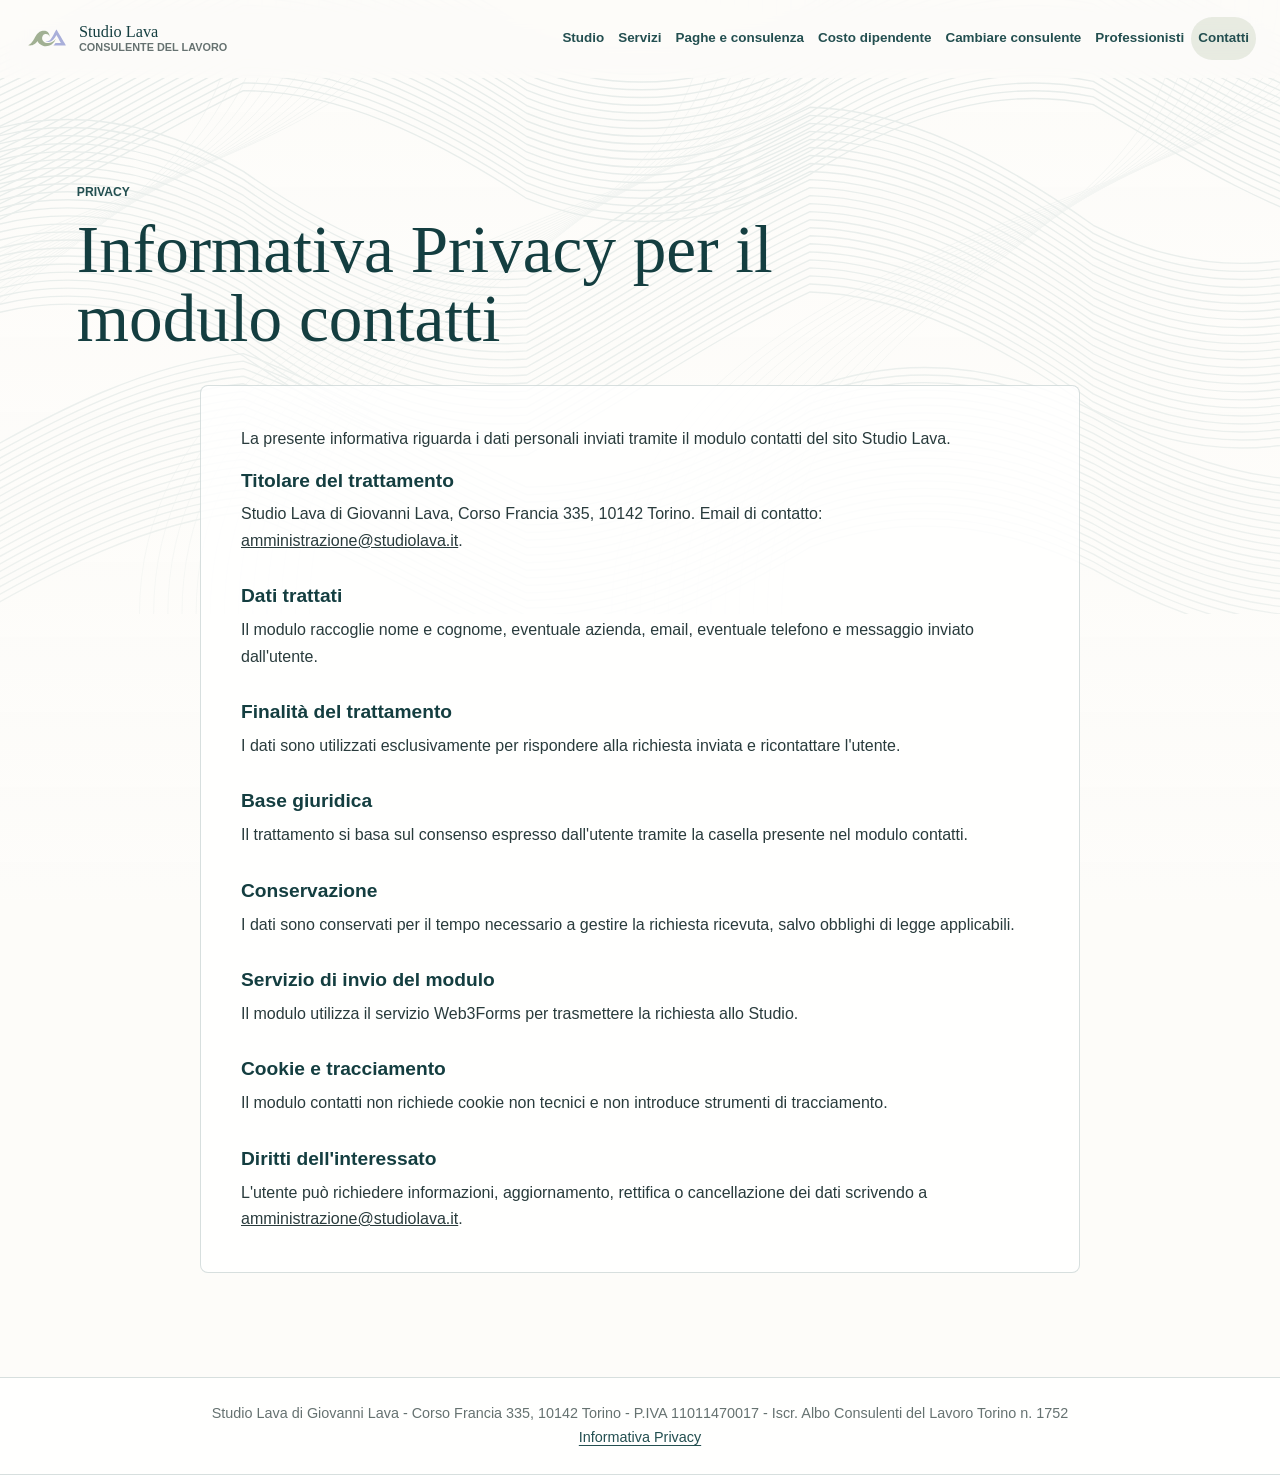
<file: privacy.html>
<!DOCTYPE html>
<html lang="it">
<head>
  <meta charset="UTF-8">
  <meta name="viewport" content="width=device-width, initial-scale=1.0">
  <title>Informativa Privacy | Studio Lava</title>
  <link rel="canonical" href="https://www.studiolava.it/privacy.html">
  <link rel="icon" type="image/svg+xml" href="/assets/favicon-studio-lava.svg">
  <link rel="icon" href="/favicon-studio-lava.ico" sizes="any">
  <link rel="stylesheet" href="styles.css?v=20261008-tecnica-1">
  <script src="script.js" defer></script>
</head>
<body class="privacy-page">
  <a class="skip-link" href="#contenuto">Vai al contenuto</a>

  <header class="site-header">
    <a class="brand-link" href="index.html#home" aria-label="Studio Lava - pagina iniziale">
      <img src="assets/logo-definitivo-vettoriale-trasparente.svg" alt="" aria-hidden="true" width="900" height="440">
      <span>
        <strong>Studio Lava</strong>
        <small>Consulente del Lavoro</small>
      </span>
    </a>
    <button class="menu-toggle" type="button" aria-expanded="false" aria-controls="main-nav" data-menu-toggle>Menu <span aria-hidden="true">☰</span></button>
    <nav class="main-nav" id="main-nav" aria-label="Navigazione principale">
      <a href="index.html#studio">Studio</a>
      <a href="servizi.html">Servizi</a>
      <a href="elaborazione-paghe-torino.html">Paghe e consulenza</a>
      <a href="costo-del-lavoro.html">Costo dipendente</a>
      <a href="cambiare-consulente-del-lavoro.html">Cambiare consulente</a>
      <a href="index.html#professionisti">Professionisti</a>
      <a class="nav-contact" href="index.html#contatti">Contatti</a>
    </nav>
  </header>

  <main id="contenuto">
    <section class="section privacy-content">
      <div class="section-heading">
        <p class="eyebrow">Privacy</p>
        <h1>Informativa Privacy per il modulo contatti</h1>
      </div>

      <div class="privacy-text">
        <p>
          La presente informativa riguarda i dati personali inviati tramite il modulo contatti del sito Studio Lava.
        </p>

        <h2>Titolare del trattamento</h2>
        <p>
          Studio Lava di Giovanni Lava, Corso Francia 335, 10142 Torino. Email di contatto:
          <a href="mailto:amministrazione@studiolava.it">amministrazione@studiolava.it</a>.
        </p>

        <h2>Dati trattati</h2>
        <p>
          Il modulo raccoglie nome e cognome, eventuale azienda, email, eventuale telefono e messaggio inviato dall'utente.
        </p>

        <h2>Finalità del trattamento</h2>
        <p>
          I dati sono utilizzati esclusivamente per rispondere alla richiesta inviata e ricontattare l'utente.
        </p>

        <h2>Base giuridica</h2>
        <p>
          Il trattamento si basa sul consenso espresso dall'utente tramite la casella presente nel modulo contatti.
        </p>

        <h2>Conservazione</h2>
        <p>
          I dati sono conservati per il tempo necessario a gestire la richiesta ricevuta, salvo obblighi di legge applicabili.
        </p>

        <h2>Servizio di invio del modulo</h2>
        <p>
          Il modulo utilizza il servizio Web3Forms per trasmettere la richiesta allo Studio.
        </p>

        <h2>Cookie e tracciamento</h2>
        <p>
          Il modulo contatti non richiede cookie non tecnici e non introduce strumenti di tracciamento.
        </p>

        <h2>Diritti dell'interessato</h2>
        <p>
          L'utente può richiedere informazioni, aggiornamento, rettifica o cancellazione dei dati scrivendo a
          <a href="mailto:amministrazione@studiolava.it">amministrazione@studiolava.it</a>.
        </p>
      </div>
    </section>
  </main>

  <footer class="site-footer">
    <p>
      Studio Lava di Giovanni Lava - Corso Francia 335, 10142 Torino - P.IVA 11011470017 -
      Iscr. Albo Consulenti del Lavoro Torino n. 1752<br>
      <a href="privacy.html">Informativa Privacy</a>
    </p>
  </footer>
</body>
</html>
</file>
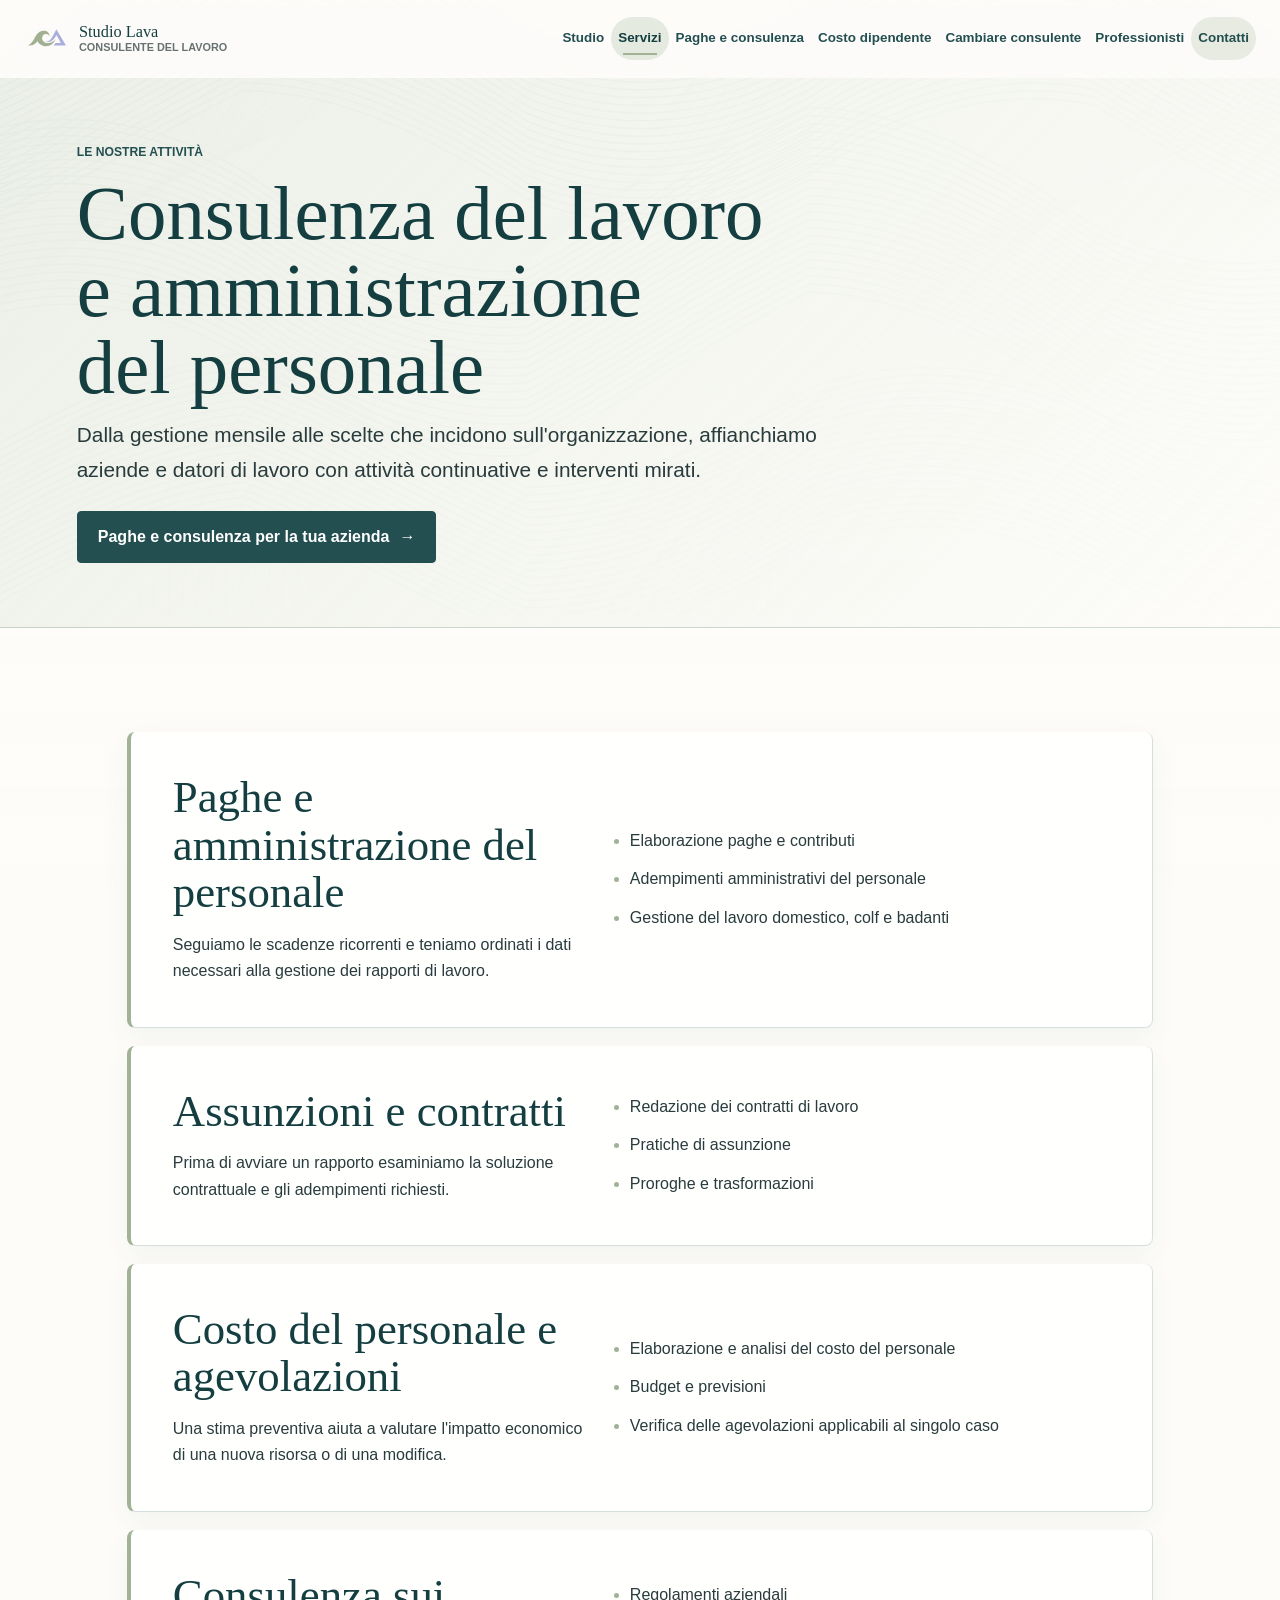
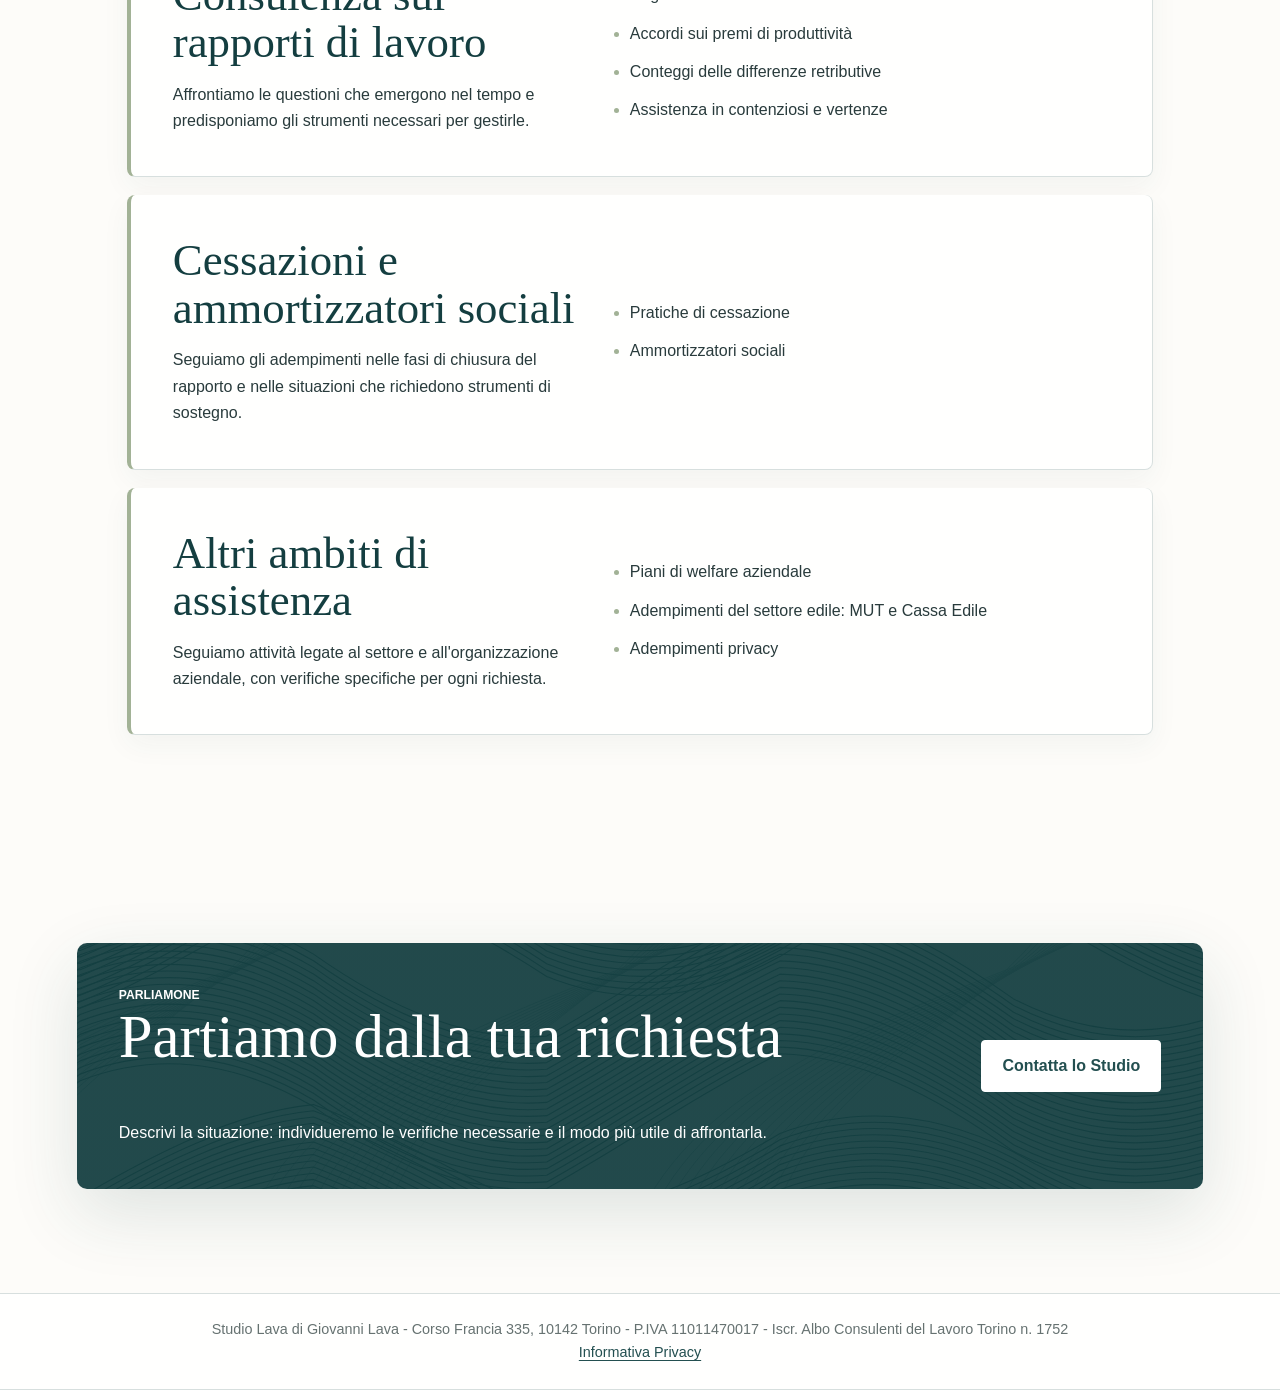
<file: servizi.html>
<!DOCTYPE html>
<html lang="it">
<head>
  <meta charset="UTF-8">
  <meta name="viewport" content="width=device-width, initial-scale=1.0">
  <meta name="description" content="Paghe, contratti, costo del personale, agevolazioni e gestione dei rapporti di lavoro: le attività di Studio Lava a Torino.">
  <title>Servizi di consulenza del lavoro | Studio Lava Torino</title>
  <link rel="canonical" href="https://www.studiolava.it/servizi.html">
  <meta property="og:locale" content="it_IT">
  <meta property="og:type" content="website">
  <meta property="og:site_name" content="Studio Lava">
  <meta property="og:title" content="Servizi di consulenza del lavoro | Studio Lava Torino">
  <meta property="og:description" content="Le attività dello Studio per la gestione amministrativa e contrattuale del personale.">
  <meta property="og:url" content="https://www.studiolava.it/servizi.html">
  <meta property="og:image" content="https://www.studiolava.it/assets/giovanni-lava-professionale.png">
  <meta property="og:image:alt" content="Giovanni Lava, Consulente del Lavoro">
  <meta name="twitter:card" content="summary">
  <meta name="twitter:title" content="Servizi di consulenza del lavoro | Studio Lava Torino">
  <meta name="twitter:description" content="Le attività dello Studio per la gestione amministrativa e contrattuale del personale.">
  <link rel="icon" type="image/svg+xml" href="/assets/favicon-studio-lava.svg">
  <link rel="icon" href="/favicon-studio-lava.ico" sizes="any">
  <link rel="stylesheet" href="styles.css?v=20261008-tecnica-1">
  <script src="script.js" defer></script>
</head>
<body>
  <a class="skip-link" href="#contenuto">Vai al contenuto</a>

  <header class="site-header">
    <a class="brand-link" href="index.html#home" aria-label="Studio Lava - pagina iniziale">
      <img src="assets/logo-definitivo-vettoriale-trasparente.svg" alt="" aria-hidden="true" width="900" height="440">
      <span>
        <strong>Studio Lava</strong>
        <small>Consulente del Lavoro</small>
      </span>
    </a>
    <button class="menu-toggle" type="button" aria-expanded="false" aria-controls="main-nav" data-menu-toggle>Menu <span aria-hidden="true">☰</span></button>
    <nav class="main-nav" id="main-nav" aria-label="Navigazione principale">
      <a href="index.html#studio">Studio</a>
      <a href="servizi.html" aria-current="page">Servizi</a>
      <a href="elaborazione-paghe-torino.html">Paghe e consulenza</a>
      <a href="costo-del-lavoro.html">Costo dipendente</a>
      <a href="cambiare-consulente-del-lavoro.html">Cambiare consulente</a>
      <a href="index.html#professionisti">Professionisti</a>
      <a class="nav-contact" href="index.html#contatti">Contatti</a>
    </nav>
  </header>

  <main id="contenuto" class="services-page">
    <section class="section page-hero services-overview-hero" data-reveal>
      <div class="section-heading">
        <p class="eyebrow">Le nostre attività</p>
        <h1>Consulenza del lavoro e amministrazione del personale</h1>
        <p class="page-intro">
          Dalla gestione mensile alle scelte che incidono sull'organizzazione,
          affianchiamo aziende e datori di lavoro con attività continuative e interventi mirati.
        </p>
        <div class="hero-actions">
          <a class="button primary payroll-access" href="elaborazione-paghe-torino.html">Paghe e consulenza per la tua azienda <span aria-hidden="true">→</span></a>
        </div>
      </div>
    </section>

    <section class="section service-details-section" aria-label="Aree di servizio">
      <article class="service-detail" data-reveal>
        <div>
          <h2>Paghe e amministrazione del personale</h2>
          <p>Seguiamo le scadenze ricorrenti e teniamo ordinati i dati necessari alla gestione dei rapporti di lavoro.</p>
        </div>
        <ul>
          <li>Elaborazione paghe e contributi</li>
          <li>Adempimenti amministrativi del personale</li>
          <li>Gestione del lavoro domestico, colf e badanti</li>
        </ul>
      </article>

      <article class="service-detail" data-reveal>
        <div>
          <h2>Assunzioni e contratti</h2>
          <p>Prima di avviare un rapporto esaminiamo la soluzione contrattuale e gli adempimenti richiesti.</p>
        </div>
        <ul>
          <li>Redazione dei contratti di lavoro</li>
          <li>Pratiche di assunzione</li>
          <li>Proroghe e trasformazioni</li>
        </ul>
      </article>

      <article class="service-detail" data-reveal>
        <div>
          <h2>Costo del personale e agevolazioni</h2>
          <p>Una stima preventiva aiuta a valutare l'impatto economico di una nuova risorsa o di una modifica.</p>
        </div>
        <ul>
          <li>Elaborazione e analisi del costo del personale</li>
          <li>Budget e previsioni</li>
          <li>Verifica delle agevolazioni applicabili al singolo caso</li>
        </ul>
      </article>

      <article class="service-detail" data-reveal>
        <div>
          <h2>Consulenza sui rapporti di lavoro</h2>
          <p>Affrontiamo le questioni che emergono nel tempo e predisponiamo gli strumenti necessari per gestirle.</p>
        </div>
        <ul>
          <li>Regolamenti aziendali</li>
          <li>Accordi sui premi di produttività</li>
          <li>Conteggi delle differenze retributive</li>
          <li>Assistenza in contenziosi e vertenze</li>
        </ul>
      </article>

      <article class="service-detail" data-reveal>
        <div>
          <h2>Cessazioni e ammortizzatori sociali</h2>
          <p>Seguiamo gli adempimenti nelle fasi di chiusura del rapporto e nelle situazioni che richiedono strumenti di sostegno.</p>
        </div>
        <ul>
          <li>Pratiche di cessazione</li>
          <li>Ammortizzatori sociali</li>
        </ul>
      </article>

      <article class="service-detail" data-reveal>
        <div>
          <h2>Altri ambiti di assistenza</h2>
          <p>Seguiamo attività legate al settore e all'organizzazione aziendale, con verifiche specifiche per ogni richiesta.</p>
        </div>
        <ul>
          <li>Piani di welfare aziendale</li>
          <li>Adempimenti del settore edile: MUT e Cassa Edile</li>
          <li>Adempimenti privacy</li>
        </ul>
      </article>
    </section>

    <section class="section final-cta-section" data-reveal>
      <div class="final-cta">
        <div>
          <p class="eyebrow">Parliamone</p>
          <h2>Partiamo dalla tua richiesta</h2>
          <p>Descrivi la situazione: individueremo le verifiche necessarie e il modo più utile di affrontarla.</p>
        </div>
        <div class="final-cta-actions">
          <a class="button light" href="index.html?contatto=1#contatti">Contatta lo Studio</a>
        </div>
      </div>
    </section>
  </main>

  <footer class="site-footer">
    <p>
      Studio Lava di Giovanni Lava - Corso Francia 335, 10142 Torino - P.IVA 11011470017 -
      Iscr. Albo Consulenti del Lavoro Torino n. 1752<br>
      <a href="privacy.html">Informativa Privacy</a>
    </p>
  </footer>
</body>
</html>
</file>
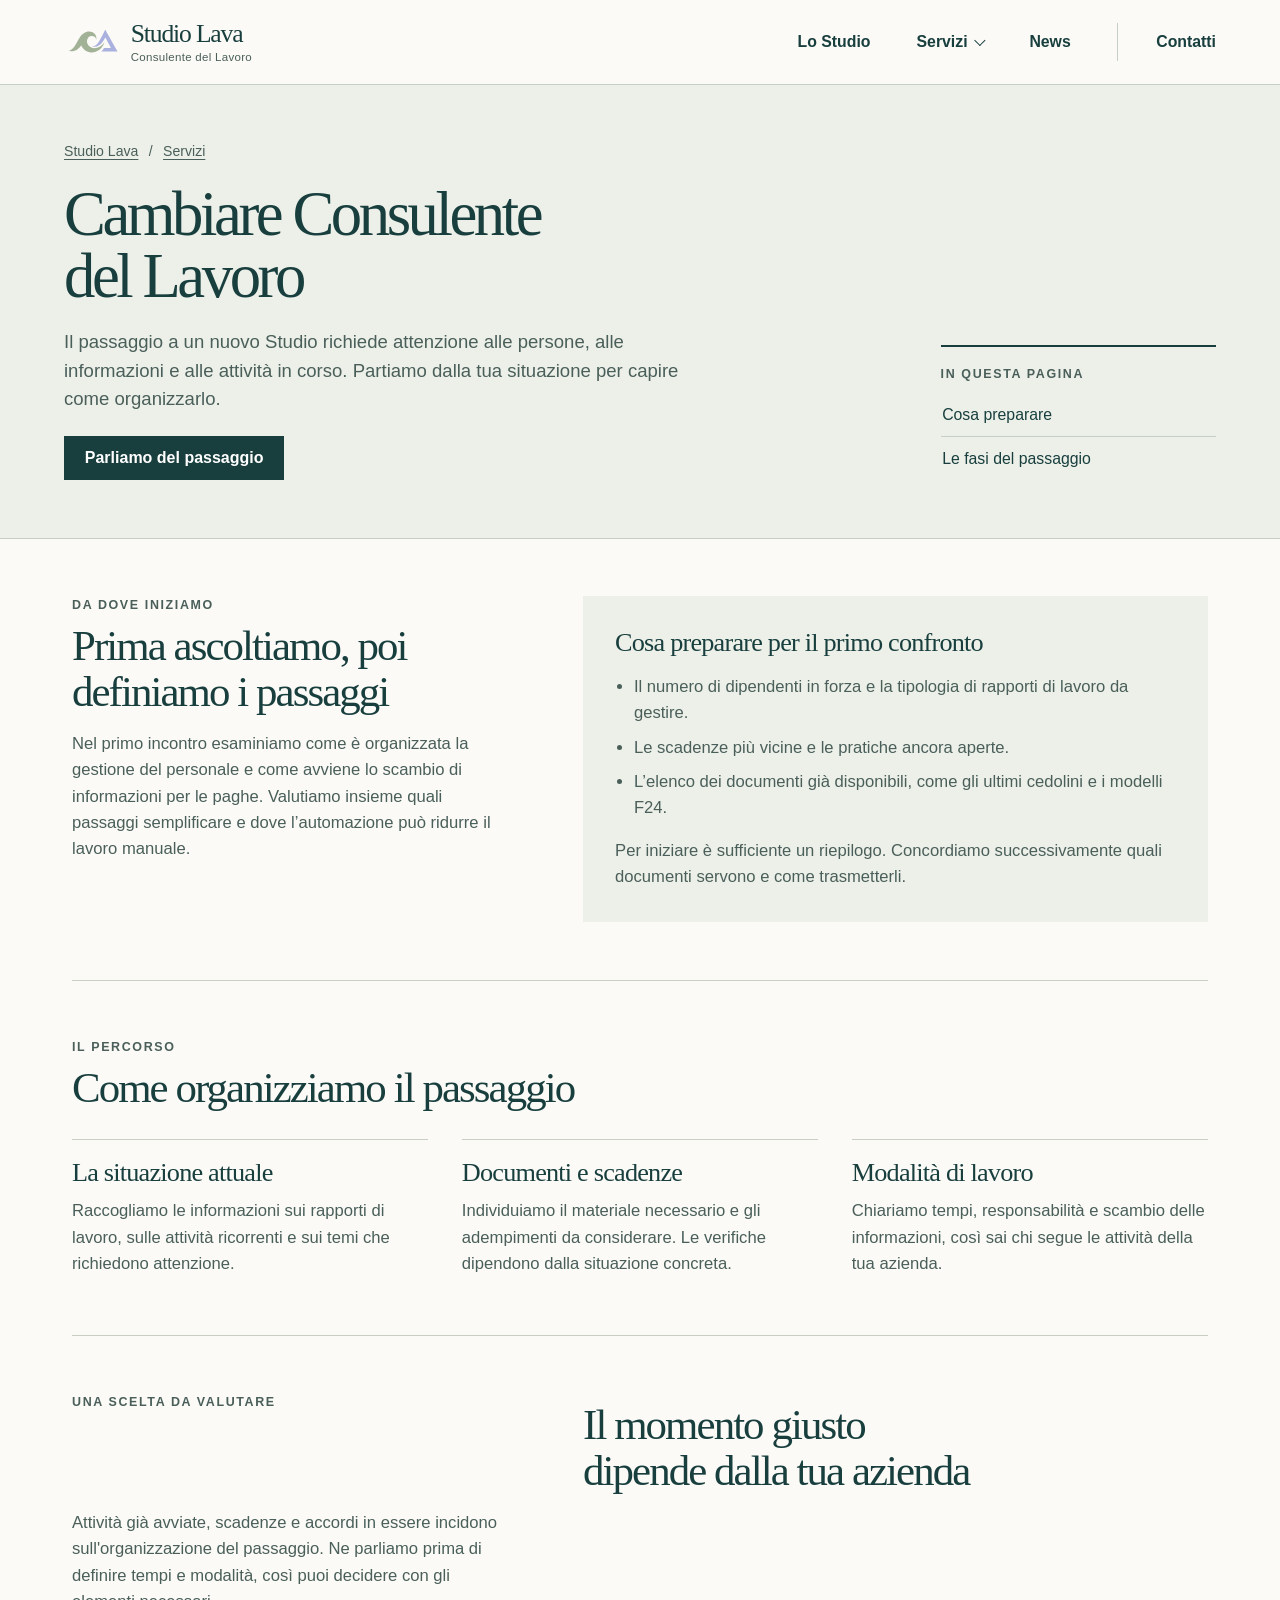
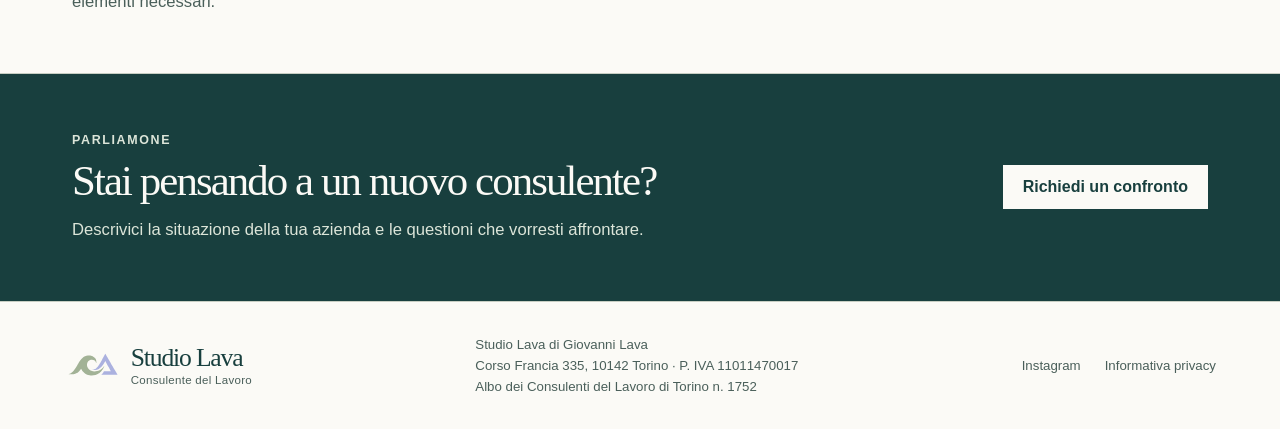
<file: site/cambiare-consulente-del-lavoro.html>
<!doctype html>
<html lang="it">
<head>
  <meta charset="UTF-8">
  <meta name="viewport" content="width=device-width, initial-scale=1.0">
  <meta name="description" content="Studio Lava ti aiuta a organizzare il passaggio della gestione paghe a Torino. Scopri quali informazioni preparare per il primo confronto.">
  <title>Cambiare consulente del lavoro a Torino | Studio Lava</title>
  <link rel="canonical" href="https://www.studiolava.it/cambiare-consulente-del-lavoro.html">
  <meta property="og:locale" content="it_IT">
  <meta property="og:type" content="website">
  <meta property="og:site_name" content="Studio Lava">
  <meta property="og:title" content="Cambiare consulente del lavoro a Torino | Studio Lava">
  <meta property="og:description" content="Studio Lava ti aiuta a organizzare il passaggio della gestione paghe a Torino. Scopri quali informazioni preparare per il primo confronto.">
  <meta property="og:url" content="https://www.studiolava.it/cambiare-consulente-del-lavoro.html">
  <meta property="og:image" content="https://www.studiolava.it/assets/giovanni-lava-professionale.png">
  <meta property="og:image:alt" content="Giovanni Lava, Consulente del Lavoro">
  <meta name="twitter:card" content="summary">
  <meta name="twitter:title" content="Cambiare consulente del lavoro a Torino | Studio Lava">
  <meta name="twitter:description" content="Studio Lava ti aiuta a organizzare il passaggio della gestione paghe a Torino. Scopri quali informazioni preparare per il primo confronto.">
  
  
  
  
  
<link rel="icon" href="assets/favicon-studio-lava.svg"><link rel="stylesheet" href="stile.css"><link rel="stylesheet" href="pagine.css"><script src="menu.js" defer></script><meta http-equiv="Content-Security-Policy" content="object-src 'none'; base-uri 'none'; form-action 'none'; connect-src 'none'"></head>
<body class="inner-page">
  

  

  <a href="#contenuto" class="skip">Vai al contenuto</a>
<header class="mast"><div class="wrap bar"><a class="brand" href="index.html" aria-label="Studio Lava, homepage"><img src="assets/logo.svg" alt="" width="62" height="31"><span><strong>Studio Lava</strong><small>Consulente del Lavoro</small></span></a>
<button class="menu-toggle" aria-expanded="false" aria-controls="nav">Menu</button>
<nav id="nav" aria-label="Navigazione principale">
<a href="index.html#studio">Lo Studio</a><details class="nav-services"><summary>Servizi</summary>
<ul><li><a href="servizi.html">Tutti i servizi</a></li><li><a href="elaborazione-paghe-torino.html">Elaborazione paghe a Torino</a></li><li><a href="costo-del-lavoro.html">Costo di un dipendente</a></li><li><a href="cambiare-consulente-del-lavoro.html" aria-current="page">Cambiare consulente del lavoro</a></li></ul></details>
<a href="news.html">News</a><a class="nav-contact" href="index.html#contatti">Contatti</a></nav></div></header>
<main id="contenuto" class="interior change-page">
    <section class="inner-hero"><div class="wrap inner-hero-grid"><div class="inner-lead"><div class="trail"><a href="index.html">Studio Lava</a><span aria-hidden="true"> / </span><a href="servizi.html">Servizi</a></div><h1>Cambiare Consulente del Lavoro</h1>
          <p class="page-intro">Il passaggio a un nuovo Studio richiede attenzione alle persone, alle informazioni e alle attività in corso. Partiamo dalla tua situazione per capire come organizzarlo.</p>
          <div class="hero-actions"><a class="primary" href="index.html#richiesta">Parliamo del passaggio</a></div></div><aside class="page-guide" aria-label="Collegamenti utili"><p class="eyebrow">In questa pagina</p><ul><li><a href="#primo-confronto">Cosa preparare</a></li><li><a href="#journey-title">Le fasi del passaggio</a></li></ul></aside></div></section><section id="primo-confronto" class="section change-intro">
      <div class="change-intro__inner">
        <div class="section-heading">
          <p class="eyebrow">Da dove iniziamo</p>
          <h2>Prima ascoltiamo, poi definiamo i passaggi</h2>
          <p>Nel primo incontro esaminiamo come è organizzata la gestione del personale e come avviene lo scambio di informazioni per le paghe. Valutiamo insieme quali passaggi semplificare e dove l’automazione può ridurre il lavoro manuale.</p>
        </div>
        <div class="journey-card">
          <h3>Cosa preparare per il primo confronto</h3>
          <ul>
            <li>Il numero di dipendenti in forza e la tipologia di rapporti di lavoro da gestire.</li>
            <li>Le scadenze più vicine e le pratiche ancora aperte.</li>
            <li>L’elenco dei documenti già disponibili, come gli ultimi cedolini e i modelli F24.</li>
          </ul>
          <p>Per iniziare è sufficiente un riepilogo. Concordiamo successivamente quali documenti servono e come trasmetterli.</p>
        </div>
      </div>
    </section>

    <section class="section journey-section" aria-labelledby="journey-title">
      <div class="section-heading">
        <p class="eyebrow">Il percorso</p>
        <h2 id="journey-title">Come organizziamo il passaggio</h2>
      </div>
      <div class="journey-grid">
        <article class="journey-card">
          <h3>La situazione attuale</h3>
          <p>Raccogliamo le informazioni sui rapporti di lavoro, sulle attività ricorrenti e sui temi che richiedono attenzione.</p>
        </article>
        <article class="journey-card">
          <h3>Documenti e scadenze</h3>
          <p>Individuiamo il materiale necessario e gli adempimenti da considerare. Le verifiche dipendono dalla situazione concreta.</p>
        </article>
        <article class="journey-card">
          <h3>Modalità di lavoro</h3>
          <p>Chiariamo tempi, responsabilità e scambio delle informazioni, così sai chi segue le attività della tua azienda.</p>
        </article>
      </div>
    </section>

    <section class="section change-note">
      <div class="change-note__inner">
        <p class="eyebrow">Una scelta da valutare</p>
        <h2>Il momento giusto dipende dalla tua azienda</h2>
        <p>Attività già avviate, scadenze e accordi in essere incidono sull'organizzazione del passaggio. Ne parliamo prima di definire tempi e modalità, così puoi decidere con gli elementi necessari.</p>
      </div>
    </section>

    <section class="section final-cta-section">
      <div class="final-cta">
        <div>
          <p class="eyebrow">Parliamone</p>
          <h2>Stai pensando a un nuovo consulente?</h2>
          <p>Descrivici la situazione della tua azienda e le questioni che vorresti affrontare.</p>
        </div>
        <div class="final-cta-actions">
          <a class="button light" href="index.html#richiesta">Richiedi un confronto</a>
        </div>
      </div>
    </section>
  </main>

  
<footer><div class="wrap foot"><a class="brand" href="index.html" aria-label="Studio Lava, homepage"><img src="assets/logo.svg" alt="" width="62" height="31"><span><strong>Studio Lava</strong><small>Consulente del Lavoro</small></span></a><p>Studio Lava di Giovanni Lava<br>
Corso Francia 335, 10142 Torino · P. IVA 11011470017<br>Albo dei Consulenti del Lavoro di Torino n. 1752</p>
<div class="foot-links"><a href="https://www.instagram.com/studio_lava_cdl/">Instagram</a><a href="privacy.html">Informativa privacy</a></div></div></footer></body>
</html>
</file>
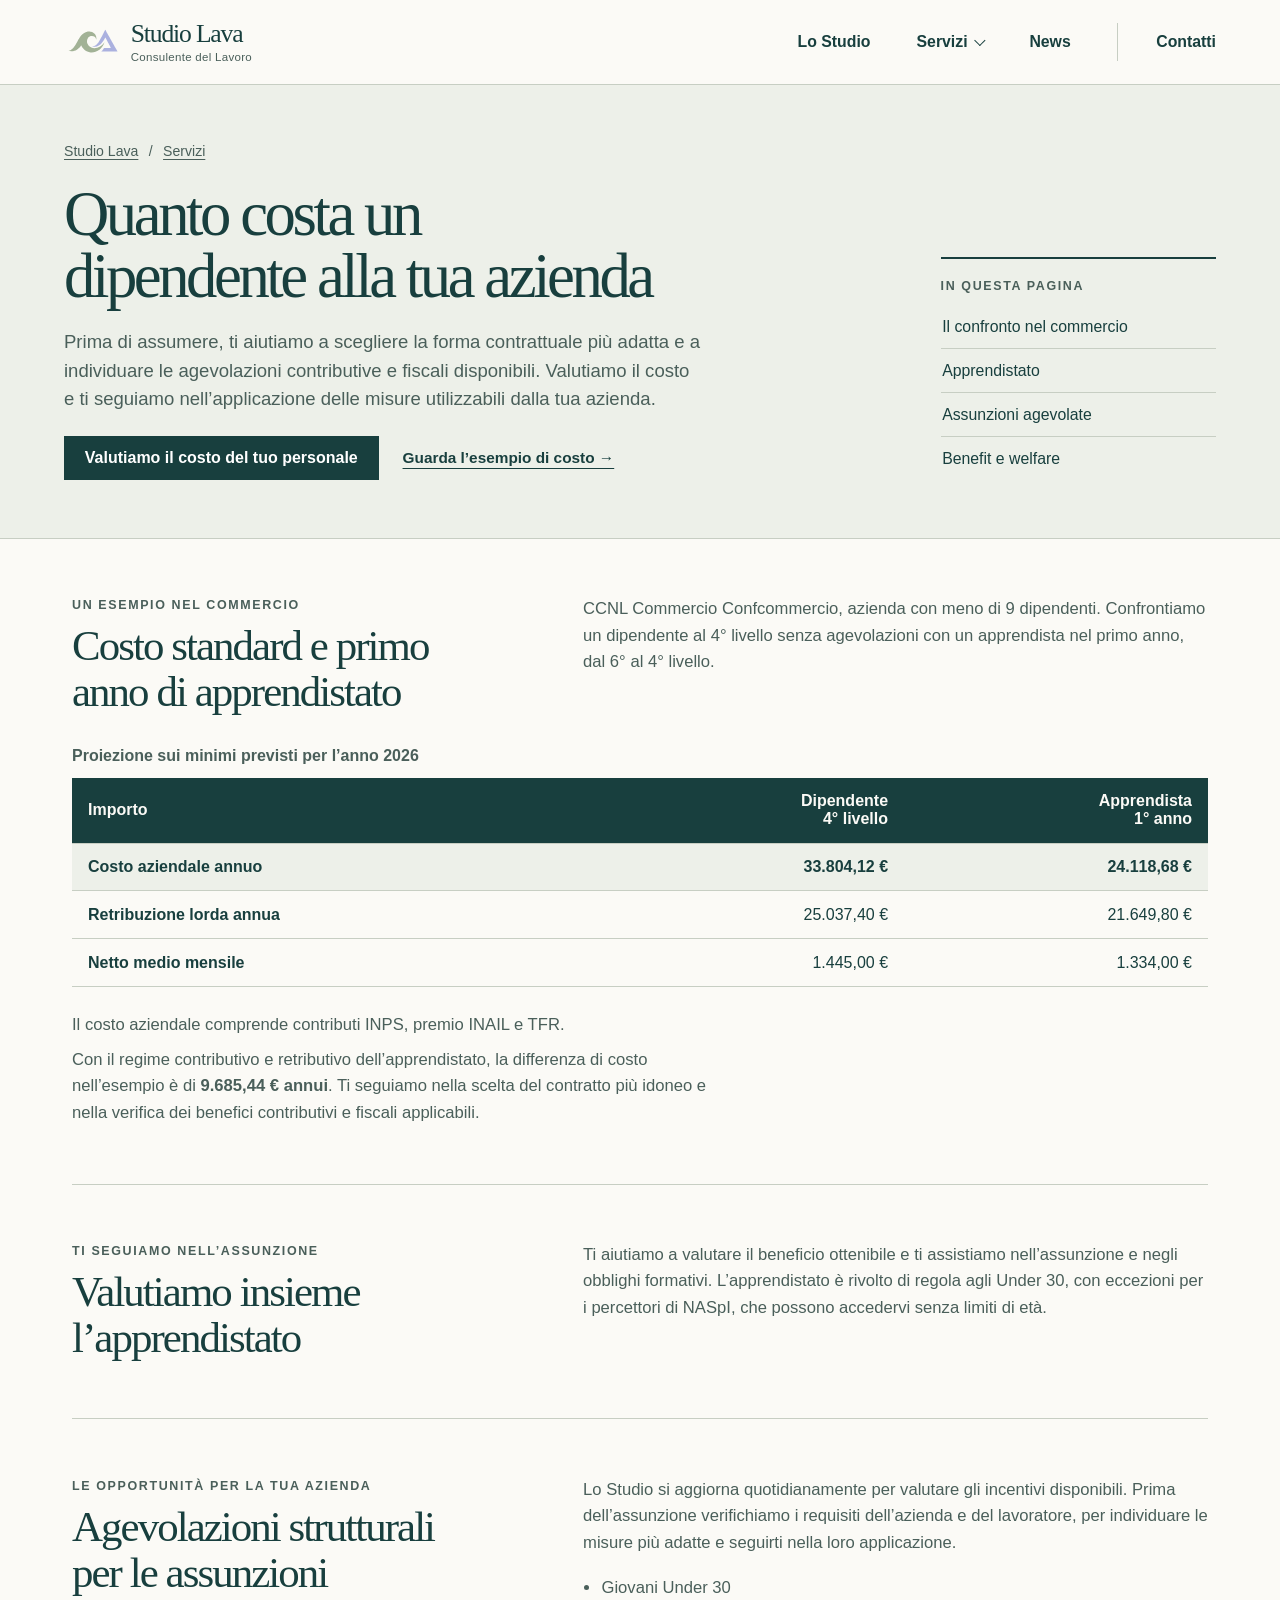
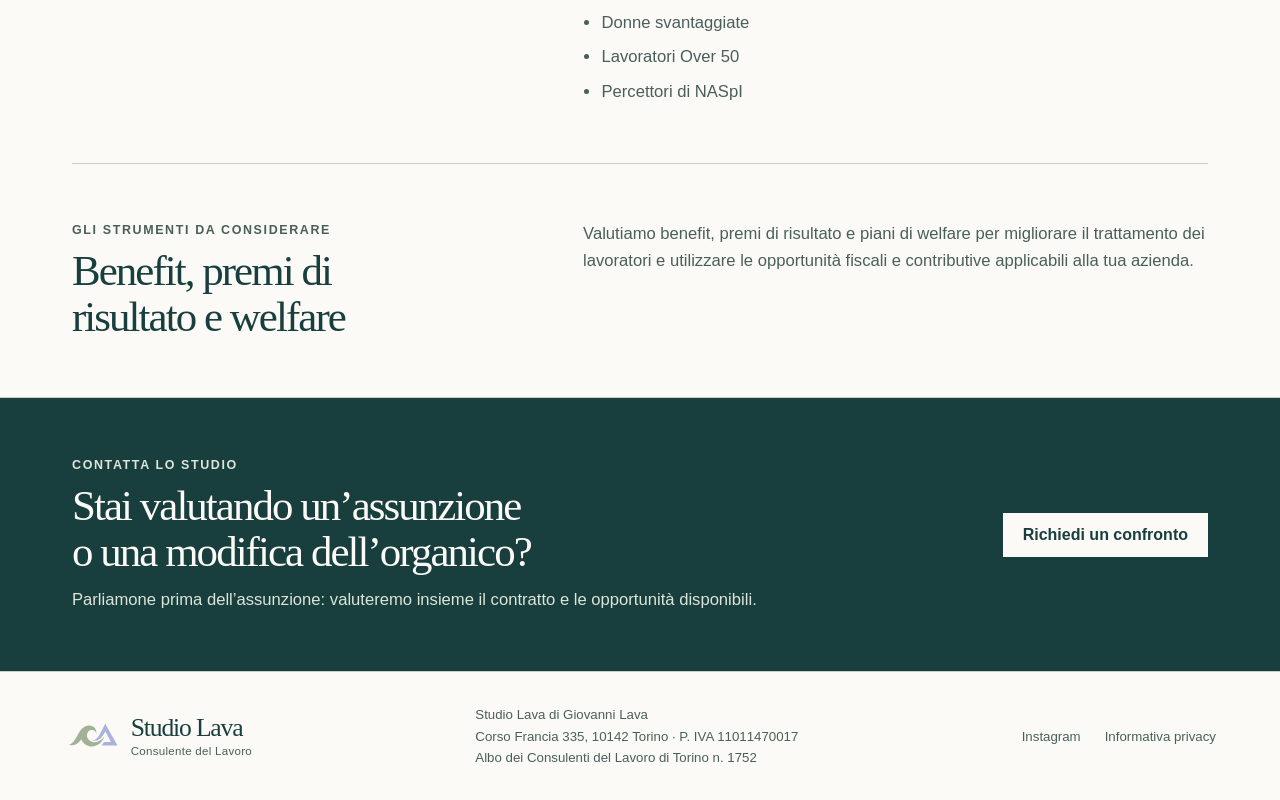
<file: site/costo-del-lavoro.html>
<!doctype html>
<html lang="it">
<head>
  <meta charset="UTF-8">
  <meta name="viewport" content="width=device-width, initial-scale=1.0">
  <title>Costo del lavoro e agevolazioni | Studio Lava Torino</title>
  <meta name="description" content="Costo del personale, agevolazioni all’assunzione e apprendistato: Studio Lava valuta con la tua azienda retribuzioni, alternative e impatto economico.">
  <link rel="canonical" href="https://www.studiolava.it/costo-del-lavoro.html">
  <meta property="og:locale" content="it_IT">
  <meta property="og:type" content="website">
  <meta property="og:site_name" content="Studio Lava">
  <meta property="og:title" content="Costo del lavoro e agevolazioni | Studio Lava Torino">
  <meta property="og:description" content="Costo del personale, agevolazioni all’assunzione e apprendistato: Studio Lava valuta con la tua azienda retribuzioni, alternative e impatto economico.">
  <meta property="og:url" content="https://www.studiolava.it/costo-del-lavoro.html">
  <meta property="og:image" content="https://www.studiolava.it/assets/giovanni-lava-professionale.png">
  <meta property="og:image:alt" content="Giovanni Lava, Consulente del Lavoro">
  <meta name="twitter:card" content="summary">
  <meta name="twitter:title" content="Costo del lavoro e agevolazioni | Studio Lava Torino">
  <meta name="twitter:description" content="Costo del personale, agevolazioni all’assunzione e apprendistato: Studio Lava valuta con la tua azienda retribuzioni, alternative e impatto economico.">
  
  
  
  
  <script type="application/ld+json">
{
  "@context": "https://schema.org",
  "@type": "Service",
  "@id": "https://www.studiolava.it/costo-del-lavoro.html#servizio",
  "name": "Analisi del costo del lavoro e delle agevolazioni",
  "serviceType": "Analisi del costo del personale",
  "url": "https://www.studiolava.it/costo-del-lavoro.html",
  "provider": {
    "@type": "LocalBusiness",
    "@id": "https://www.studiolava.it/#studio",
    "name": "Studio Lava di Giovanni Lava",
    "url": "https://www.studiolava.it/",
    "description": "Studio Lava, Consulente del Lavoro a Torino: gestione del personale, paghe e consulenza per aziende con un riferimento professionale diretto.",
    "address": {
      "@type": "PostalAddress",
      "streetAddress": "Corso Francia 335",
      "postalCode": "10142",
      "addressLocality": "Torino",
      "addressRegion": "TO",
      "addressCountry": "IT"
    },
    "telephone": "+390114051299",
    "email": "amministrazione@studiolava.it",
    "taxID": "11011470017",
    "logo": "https://www.studiolava.it/assets/logo-definitivo-vettoriale-trasparente.svg",
    "image": "https://www.studiolava.it/assets/giovanni-lava-professionale.png",
    "sameAs": [
      "https://www.instagram.com/studio_lava_cdl/"
    ],
    "openingHoursSpecification": [
      {
        "@type": "OpeningHoursSpecification",
        "dayOfWeek": [
          "Monday",
          "Tuesday",
          "Wednesday",
          "Thursday",
          "Friday"
        ],
        "opens": "09:00",
        "closes": "13:00"
      },
      {
        "@type": "OpeningHoursSpecification",
        "dayOfWeek": [
          "Monday",
          "Tuesday",
          "Wednesday",
          "Thursday",
          "Friday"
        ],
        "opens": "14:00",
        "closes": "18:00"
      }
    ]
  }
}
  </script>
<link rel="icon" href="assets/favicon-studio-lava.svg"><link rel="stylesheet" href="stile.css"><link rel="stylesheet" href="pagine.css"><script src="menu.js" defer></script><meta http-equiv="Content-Security-Policy" content="object-src 'none'; base-uri 'none'; form-action 'none'; connect-src 'none'"></head>
<body class="inner-page">
  

<a href="#contenuto" class="skip">Vai al contenuto</a>
<header class="mast"><div class="wrap bar"><a class="brand" href="index.html" aria-label="Studio Lava, homepage"><img src="assets/logo.svg" alt="" width="62" height="31"><span><strong>Studio Lava</strong><small>Consulente del Lavoro</small></span></a>
<button class="menu-toggle" aria-expanded="false" aria-controls="nav">Menu</button>
<nav id="nav" aria-label="Navigazione principale">
<a href="index.html#studio">Lo Studio</a><details class="nav-services"><summary>Servizi</summary>
<ul><li><a href="servizi.html">Tutti i servizi</a></li><li><a href="elaborazione-paghe-torino.html">Elaborazione paghe a Torino</a></li><li><a href="costo-del-lavoro.html" aria-current="page">Costo di un dipendente</a></li><li><a href="cambiare-consulente-del-lavoro.html">Cambiare consulente del lavoro</a></li></ul></details>
<a href="news.html">News</a><a class="nav-contact" href="index.html#contatti">Contatti</a></nav></div></header>
<main id="contenuto" class="interior services-page cost-page">
  <section class="inner-hero"><div class="wrap inner-hero-grid"><div class="inner-lead"><div class="trail"><a href="index.html">Studio Lava</a><span aria-hidden="true"> / </span><a href="servizi.html">Servizi</a></div><h1>Quanto costa un dipendente alla tua azienda</h1>
    <p class="page-intro">Prima di assumere, ti aiutiamo a scegliere la forma contrattuale più adatta e a individuare le agevolazioni contributive e fiscali disponibili. Valutiamo il costo e ti seguiamo nell’applicazione delle misure utilizzabili dalla tua azienda.</p>
    <div class="hero-actions"><a class="button primary" href="index.html#richiesta">Valutiamo il costo del tuo personale</a><a class="text-link" href="#esempio">Guarda l’esempio di costo →</a></div>
  </div><aside class="page-guide" aria-label="Collegamenti utili"><p class="eyebrow">In questa pagina</p><ul><li><a href="#esempio">Il confronto nel commercio</a></li><li><a href="#apprendistato">Apprendistato</a></li><li><a href="#agevolazioni">Assunzioni agevolate</a></li><li><a href="#benefit-welfare">Benefit e welfare</a></li></ul></aside></div></section><section id="esempio" class="section cost-section"><div class="cost-inner"><div class="section-heading"><p class="eyebrow">Un esempio nel commercio</p><h2>Costo standard e primo anno di apprendistato</h2></div>
<div class="cost-prose"><p>CCNL Commercio Confcommercio, azienda con meno di 9 dipendenti. Confrontiamo un dipendente al 4° livello senza agevolazioni con un apprendista nel primo anno, dal 6° al 4° livello.</p></div>
<div class="cost-comparison"><table>
<caption>Proiezione sui minimi previsti per l’anno 2026</caption>
<thead><tr><th scope="col">Importo</th><th scope="col">Dipendente<br>4° livello</th><th scope="col">Apprendista<br>1° anno</th></tr></thead>
<tbody>
<tr class="cost-total-row"><th scope="row">Costo aziendale annuo</th><td>33.804,12 €</td><td>24.118,68 €</td></tr>
<tr><th scope="row">Retribuzione lorda annua</th><td>25.037,40 €</td><td>21.649,80 €</td></tr>
<tr><th scope="row">Netto medio mensile</th><td>1.445,00 €</td><td>1.334,00 €</td></tr>
</tbody></table></div>
<div class="cost-prose cost-example-notes"><p>Il costo aziendale comprende contributi INPS, premio INAIL e TFR.</p><p>Con il regime contributivo e retributivo dell’apprendistato, la differenza di costo nell’esempio è di <strong>9.685,44 € annui</strong>. Ti seguiamo nella scelta del contratto più idoneo e nella verifica dei benefici contributivi e fiscali applicabili.</p></div></div></section>
<section id="apprendistato" class="section cost-section"><div class="cost-inner"><div class="section-heading"><p class="eyebrow">Ti seguiamo nell’assunzione</p><h2>Valutiamo insieme l’apprendistato</h2></div>
<div class="cost-prose"><p>Ti aiutiamo a valutare il beneficio ottenibile e ti assistiamo nell’assunzione e negli obblighi formativi. L’apprendistato è rivolto di regola agli Under 30, con eccezioni per i percettori di NASpI, che possono accedervi senza limiti di età.</p></div></div></section>
<section id="agevolazioni" class="section cost-section"><div class="cost-inner"><div class="section-heading"><p class="eyebrow">Le opportunità per la tua azienda</p><h2>Agevolazioni strutturali per le assunzioni</h2></div>
<div class="cost-prose"><p>Lo Studio si aggiorna quotidianamente per valutare gli incentivi disponibili. Prima dell’assunzione verifichiamo i requisiti dell’azienda e del lavoratore, per individuare le misure più adatte e seguirti nella loro applicazione.</p></div>
<ul class="incentive-options" aria-label="Agevolazioni strutturali da valutare"><li>Giovani Under 30</li><li>Donne svantaggiate</li><li>Lavoratori Over 50</li><li>Percettori di NASpI</li></ul></div></section>
<section id="benefit-welfare" class="section cost-section"><div class="cost-inner"><div class="section-heading"><p class="eyebrow">Gli strumenti da considerare</p><h2>Benefit, premi di risultato e welfare</h2></div>
<div class="cost-prose"><p>Valutiamo benefit, premi di risultato e piani di welfare per migliorare il trattamento dei lavoratori e utilizzare le opportunità fiscali e contributive applicabili alla tua azienda.</p></div></div></section>
  <section class="section final-cta-section"><div class="final-cta"><div><p class="eyebrow">Contatta lo Studio</p><h2>Stai valutando un’assunzione o una modifica dell’organico?</h2><p>Parliamone prima dell’assunzione: valuteremo insieme il contratto e le opportunità disponibili.</p></div><div class="final-cta-actions"><a class="button light" href="index.html#richiesta">Richiedi un confronto</a></div></div></section>
</main>

<footer><div class="wrap foot"><a class="brand" href="index.html" aria-label="Studio Lava, homepage"><img src="assets/logo.svg" alt="" width="62" height="31"><span><strong>Studio Lava</strong><small>Consulente del Lavoro</small></span></a><p>Studio Lava di Giovanni Lava<br>
Corso Francia 335, 10142 Torino · P. IVA 11011470017<br>Albo dei Consulenti del Lavoro di Torino n. 1752</p>
<div class="foot-links"><a href="https://www.instagram.com/studio_lava_cdl/">Instagram</a><a href="privacy.html">Informativa privacy</a></div></div></footer></body>
</html>
</file>
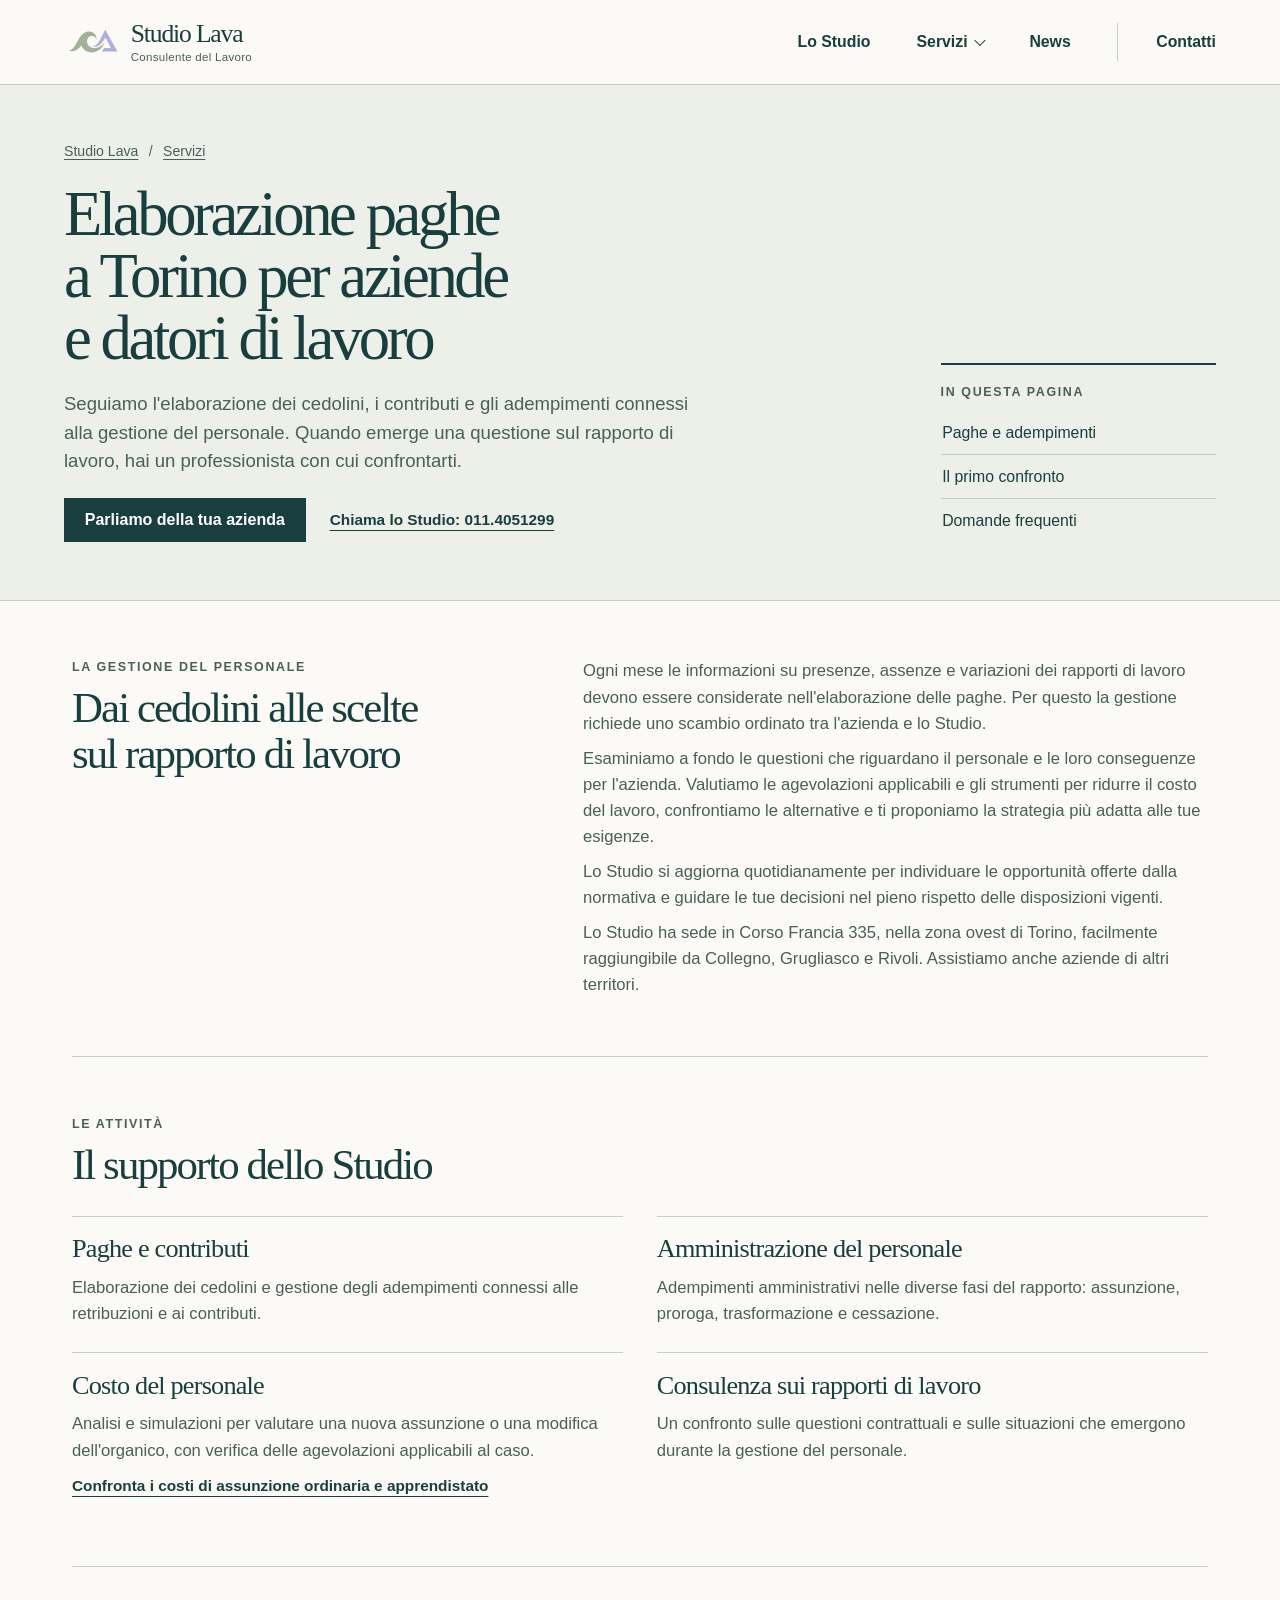
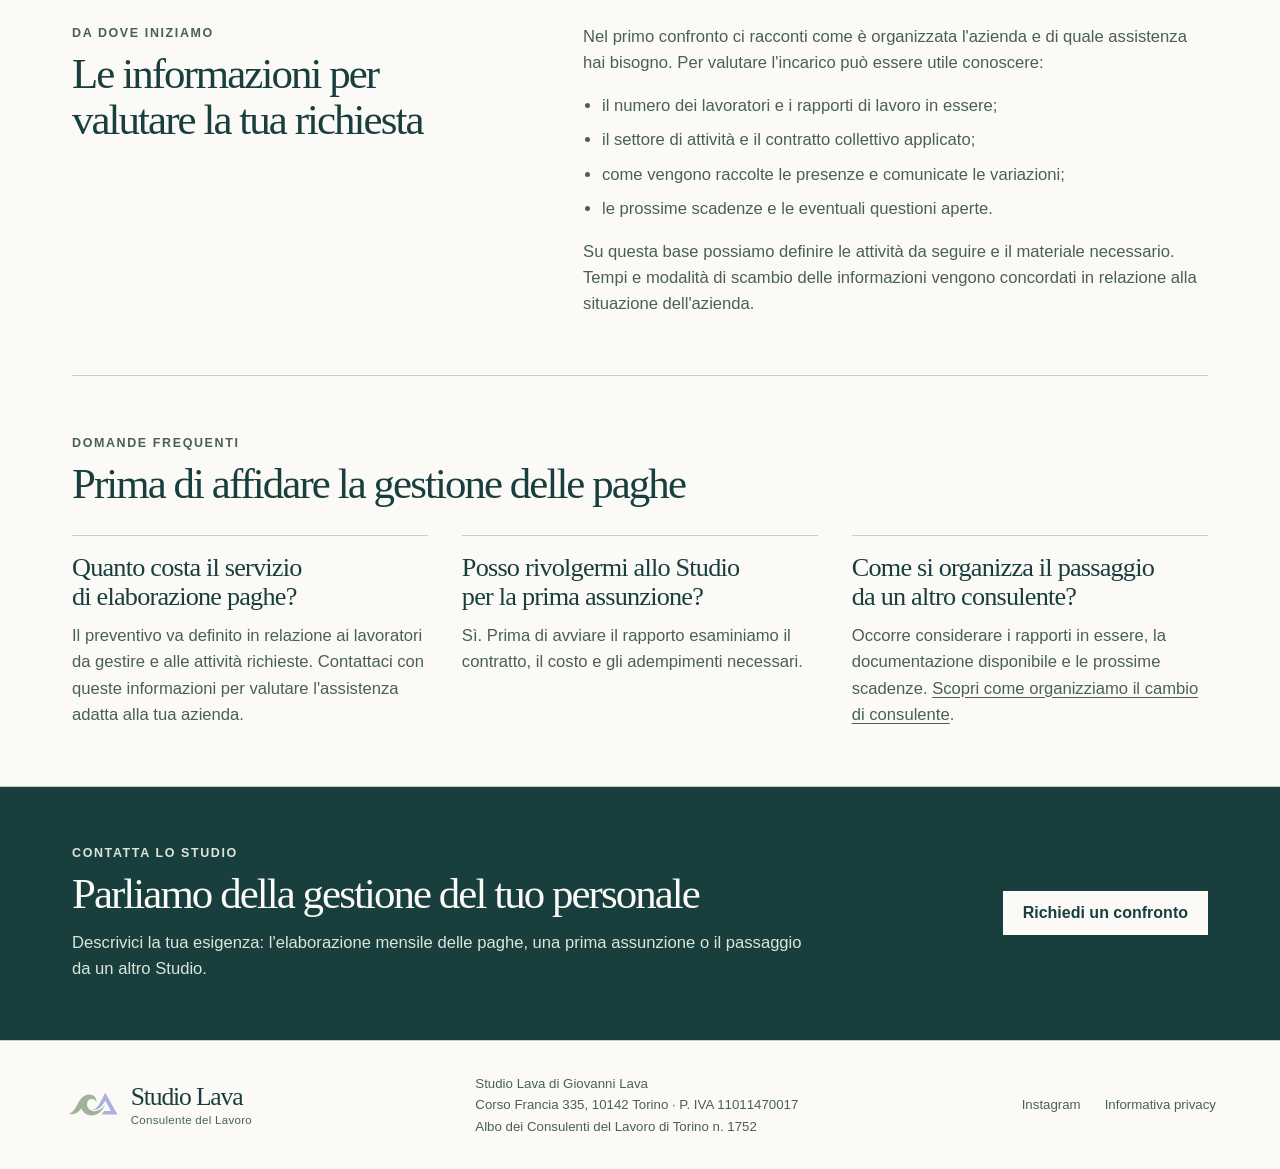
<file: site/elaborazione-paghe-torino.html>
<!doctype html>
<html lang="it">
<head>
  <meta charset="UTF-8">
  <meta name="viewport" content="width=device-width, initial-scale=1.0">
  <title>Elaborazione paghe a Torino per aziende | Studio Lava</title>
  <meta name="description" content="Studio Lava a Torino: elaborazione paghe e contributi, amministrazione del personale e consulenza sui rapporti di lavoro. Contatta lo Studio per la tua azienda.">
  <link rel="canonical" href="https://www.studiolava.it/elaborazione-paghe-torino.html">
  <meta property="og:locale" content="it_IT">
  <meta property="og:type" content="website">
  <meta property="og:site_name" content="Studio Lava">
  <meta property="og:title" content="Elaborazione paghe a Torino per aziende | Studio Lava">
  <meta property="og:description" content="Studio Lava a Torino: elaborazione paghe e contributi, amministrazione del personale e consulenza sui rapporti di lavoro. Contatta lo Studio per la tua azienda.">
  <meta property="og:url" content="https://www.studiolava.it/elaborazione-paghe-torino.html">
  <meta property="og:image" content="https://www.studiolava.it/assets/giovanni-lava-professionale.png">
  <meta property="og:image:alt" content="Giovanni Lava, Consulente del Lavoro">
  <meta name="twitter:card" content="summary">
  <meta name="twitter:title" content="Elaborazione paghe a Torino per aziende | Studio Lava">
  <meta name="twitter:description" content="Studio Lava a Torino: elaborazione paghe e contributi, amministrazione del personale e consulenza sui rapporti di lavoro. Contatta lo Studio per la tua azienda.">
  
  
  
  
  
  <script type="application/ld+json">
{
  "@context": "https://schema.org",
  "@type": "Service",
  "name": "Elaborazione paghe e amministrazione del personale",
  "serviceType": "Elaborazione paghe e contributi",
  "url": "https://www.studiolava.it/elaborazione-paghe-torino.html",
  "provider": {
    "@type": "LocalBusiness",
    "@id": "https://www.studiolava.it/#studio",
    "name": "Studio Lava di Giovanni Lava",
    "url": "https://www.studiolava.it/",
    "description": "Studio Lava, Consulente del Lavoro a Torino: gestione del personale, paghe e consulenza per aziende con un riferimento professionale diretto.",
    "address": {
      "@type": "PostalAddress",
      "streetAddress": "Corso Francia 335",
      "postalCode": "10142",
      "addressLocality": "Torino",
      "addressRegion": "TO",
      "addressCountry": "IT"
    },
    "telephone": "+390114051299",
    "email": "amministrazione@studiolava.it",
    "taxID": "11011470017",
    "logo": "https://www.studiolava.it/assets/logo-definitivo-vettoriale-trasparente.svg",
    "image": "https://www.studiolava.it/assets/giovanni-lava-professionale.png",
    "sameAs": [
      "https://www.instagram.com/studio_lava_cdl/"
    ],
    "openingHoursSpecification": [
      {
        "@type": "OpeningHoursSpecification",
        "dayOfWeek": [
          "Monday",
          "Tuesday",
          "Wednesday",
          "Thursday",
          "Friday"
        ],
        "opens": "09:00",
        "closes": "13:00"
      },
      {
        "@type": "OpeningHoursSpecification",
        "dayOfWeek": [
          "Monday",
          "Tuesday",
          "Wednesday",
          "Thursday",
          "Friday"
        ],
        "opens": "14:00",
        "closes": "18:00"
      }
    ]
  },
  "@id": "https://www.studiolava.it/elaborazione-paghe-torino.html#servizio"
}
  </script>
<link rel="icon" href="assets/favicon-studio-lava.svg"><link rel="stylesheet" href="stile.css"><link rel="stylesheet" href="pagine.css"><script src="menu.js" defer></script><meta http-equiv="Content-Security-Policy" content="object-src 'none'; base-uri 'none'; form-action 'none'; connect-src 'none'"></head>
<body class="inner-page">
  
  
  <a href="#contenuto" class="skip">Vai al contenuto</a>
<header class="mast"><div class="wrap bar"><a class="brand" href="index.html" aria-label="Studio Lava, homepage"><img src="assets/logo.svg" alt="" width="62" height="31"><span><strong>Studio Lava</strong><small>Consulente del Lavoro</small></span></a>
<button class="menu-toggle" aria-expanded="false" aria-controls="nav">Menu</button>
<nav id="nav" aria-label="Navigazione principale">
<a href="index.html#studio">Lo Studio</a><details class="nav-services"><summary>Servizi</summary>
<ul><li><a href="servizi.html">Tutti i servizi</a></li><li><a href="elaborazione-paghe-torino.html" aria-current="page">Elaborazione paghe a Torino</a></li><li><a href="costo-del-lavoro.html">Costo di un dipendente</a></li><li><a href="cambiare-consulente-del-lavoro.html">Cambiare consulente del lavoro</a></li></ul></details>
<a href="news.html">News</a><a class="nav-contact" href="index.html#contatti">Contatti</a></nav></div></header>
<main id="contenuto" class="interior services-page payroll-page">
    <section class="inner-hero"><div class="wrap inner-hero-grid"><div class="inner-lead"><div class="trail"><a href="index.html">Studio Lava</a><span aria-hidden="true"> / </span><a href="servizi.html">Servizi</a></div><h1>Elaborazione paghe a Torino per aziende e datori di lavoro</h1>
        <p class="page-intro">Seguiamo l'elaborazione dei cedolini, i contributi e gli adempimenti connessi alla gestione del personale. Quando emerge una questione sul rapporto di lavoro, hai un professionista con cui confrontarti.</p>
        <div class="hero-actions"><a class="button primary" href="index.html#richiesta">Parliamo della tua azienda</a><a class="text-link" href="tel:+390114051299">Chiama lo Studio: 011.4051299</a></div>
      </div><aside class="page-guide" aria-label="Collegamenti utili"><p class="eyebrow">In questa pagina</p><ul><li><a href="#attivita-paghe">Paghe e adempimenti</a></li><li><a href="#primo-incontro">Il primo confronto</a></li><li><a href="#domande">Domande frequenti</a></li></ul></aside></div></section><section id="consulenza" class="section payroll-overview">
      <div class="payroll-overview__inner">
        <div class="section-heading"><p class="eyebrow">La gestione del personale</p><h2>Dai cedolini alle scelte sul rapporto di lavoro</h2></div>
        <div class="payroll-copy"><p>Ogni mese le informazioni su presenze, assenze e variazioni dei rapporti di lavoro devono essere considerate nell'elaborazione delle paghe. Per questo la gestione richiede uno scambio ordinato tra l'azienda e lo Studio.</p><p>Esaminiamo a fondo le questioni che riguardano il personale e le loro conseguenze per l'azienda. Valutiamo le agevolazioni applicabili e gli strumenti per ridurre il costo del lavoro, confrontiamo le alternative e ti proponiamo la strategia più adatta alle tue esigenze.</p><p>Lo Studio si aggiorna quotidianamente per individuare le opportunità offerte dalla normativa e guidare le tue decisioni nel pieno rispetto delle disposizioni vigenti.</p><p>Lo Studio ha sede in Corso Francia 335, nella zona ovest di Torino, facilmente raggiungibile da Collegno, Grugliasco e Rivoli. Assistiamo anche aziende di altri territori.</p></div>
      </div>
    </section>

    <section id="attivita-paghe" class="section payroll-services">
      <div class="section-heading"><p class="eyebrow">Le attività</p><h2>Il supporto dello Studio</h2></div>
      <div class="payroll-grid">
        <article class="journey-card"><h3>Paghe e contributi</h3><p>Elaborazione dei cedolini e gestione degli adempimenti connessi alle retribuzioni e ai contributi.</p></article>
        <article class="journey-card"><h3>Amministrazione del personale</h3><p>Adempimenti amministrativi nelle diverse fasi del rapporto: assunzione, proroga, trasformazione e cessazione.</p></article>
        <article class="journey-card">
          <h3>Costo del personale</h3>
          <p>Analisi e simulazioni per valutare una nuova assunzione o una modifica dell'organico, con verifica delle agevolazioni applicabili al caso.</p>
          <a class="text-link" href="costo-del-lavoro.html#esempio">Confronta i costi di assunzione ordinaria e apprendistato</a>
        </article>
        <article class="journey-card"><h3>Consulenza sui rapporti di lavoro</h3><p>Un confronto sulle questioni contrattuali e sulle situazioni che emergono durante la gestione del personale.</p></article>
      </div>
    </section>

    <section class="section payroll-start" id="primo-incontro">
      <div class="payroll-overview__inner">
        <div class="section-heading"><p class="eyebrow">Da dove iniziamo</p><h2>Le informazioni per valutare la tua richiesta</h2></div>
        <div class="payroll-copy"><p>Nel primo confronto ci racconti come è organizzata l'azienda e di quale assistenza hai bisogno. Per valutare l'incarico può essere utile conoscere:</p><ul><li>il numero dei lavoratori e i rapporti di lavoro in essere;</li><li>il settore di attività e il contratto collettivo applicato;</li><li>come vengono raccolte le presenze e comunicate le variazioni;</li><li>le prossime scadenze e le eventuali questioni aperte.</li></ul><p>Su questa base possiamo definire le attività da seguire e il materiale necessario. Tempi e modalità di scambio delle informazioni vengono concordati in relazione alla situazione dell'azienda.</p></div>
      </div>
    </section>

    <section class="section payroll-questions" id="domande">
      <div class="section-heading"><p class="eyebrow">Domande frequenti</p><h2>Prima di affidare la gestione delle paghe</h2></div>
      <div class="payroll-faq">
        <article><h3>Quanto costa il servizio di elaborazione paghe?</h3><p>Il preventivo va definito in relazione ai lavoratori da gestire e alle attività richieste. Contattaci con queste informazioni per valutare l'assistenza adatta alla tua azienda.</p></article>
        <article><h3>Posso rivolgermi allo Studio per la prima assunzione?</h3><p>Sì. Prima di avviare il rapporto esaminiamo il contratto, il costo e gli adempimenti necessari.</p></article>
        <article><h3>Come si organizza il passaggio da un altro consulente?</h3><p>Occorre considerare i rapporti in essere, la documentazione disponibile e le prossime scadenze. <a href="cambiare-consulente-del-lavoro.html">Scopri come organizziamo il cambio di consulente</a>.</p></article>
      </div>
    </section>

    <section class="section final-cta-section">
      <div class="final-cta"><div><p class="eyebrow">Contatta lo Studio</p><h2>Parliamo della gestione del tuo personale</h2><p>Descrivici la tua esigenza: l'elaborazione mensile delle paghe, una prima assunzione o il passaggio da un altro Studio.</p></div><div class="final-cta-actions"><a class="button light" href="index.html#richiesta">Richiedi un confronto</a></div></div>
    </section>
  </main>
  
<footer><div class="wrap foot"><a class="brand" href="index.html" aria-label="Studio Lava, homepage"><img src="assets/logo.svg" alt="" width="62" height="31"><span><strong>Studio Lava</strong><small>Consulente del Lavoro</small></span></a><p>Studio Lava di Giovanni Lava<br>
Corso Francia 335, 10142 Torino · P. IVA 11011470017<br>Albo dei Consulenti del Lavoro di Torino n. 1752</p>
<div class="foot-links"><a href="https://www.instagram.com/studio_lava_cdl/">Instagram</a><a href="privacy.html">Informativa privacy</a></div></div></footer></body>
</html>
</file>
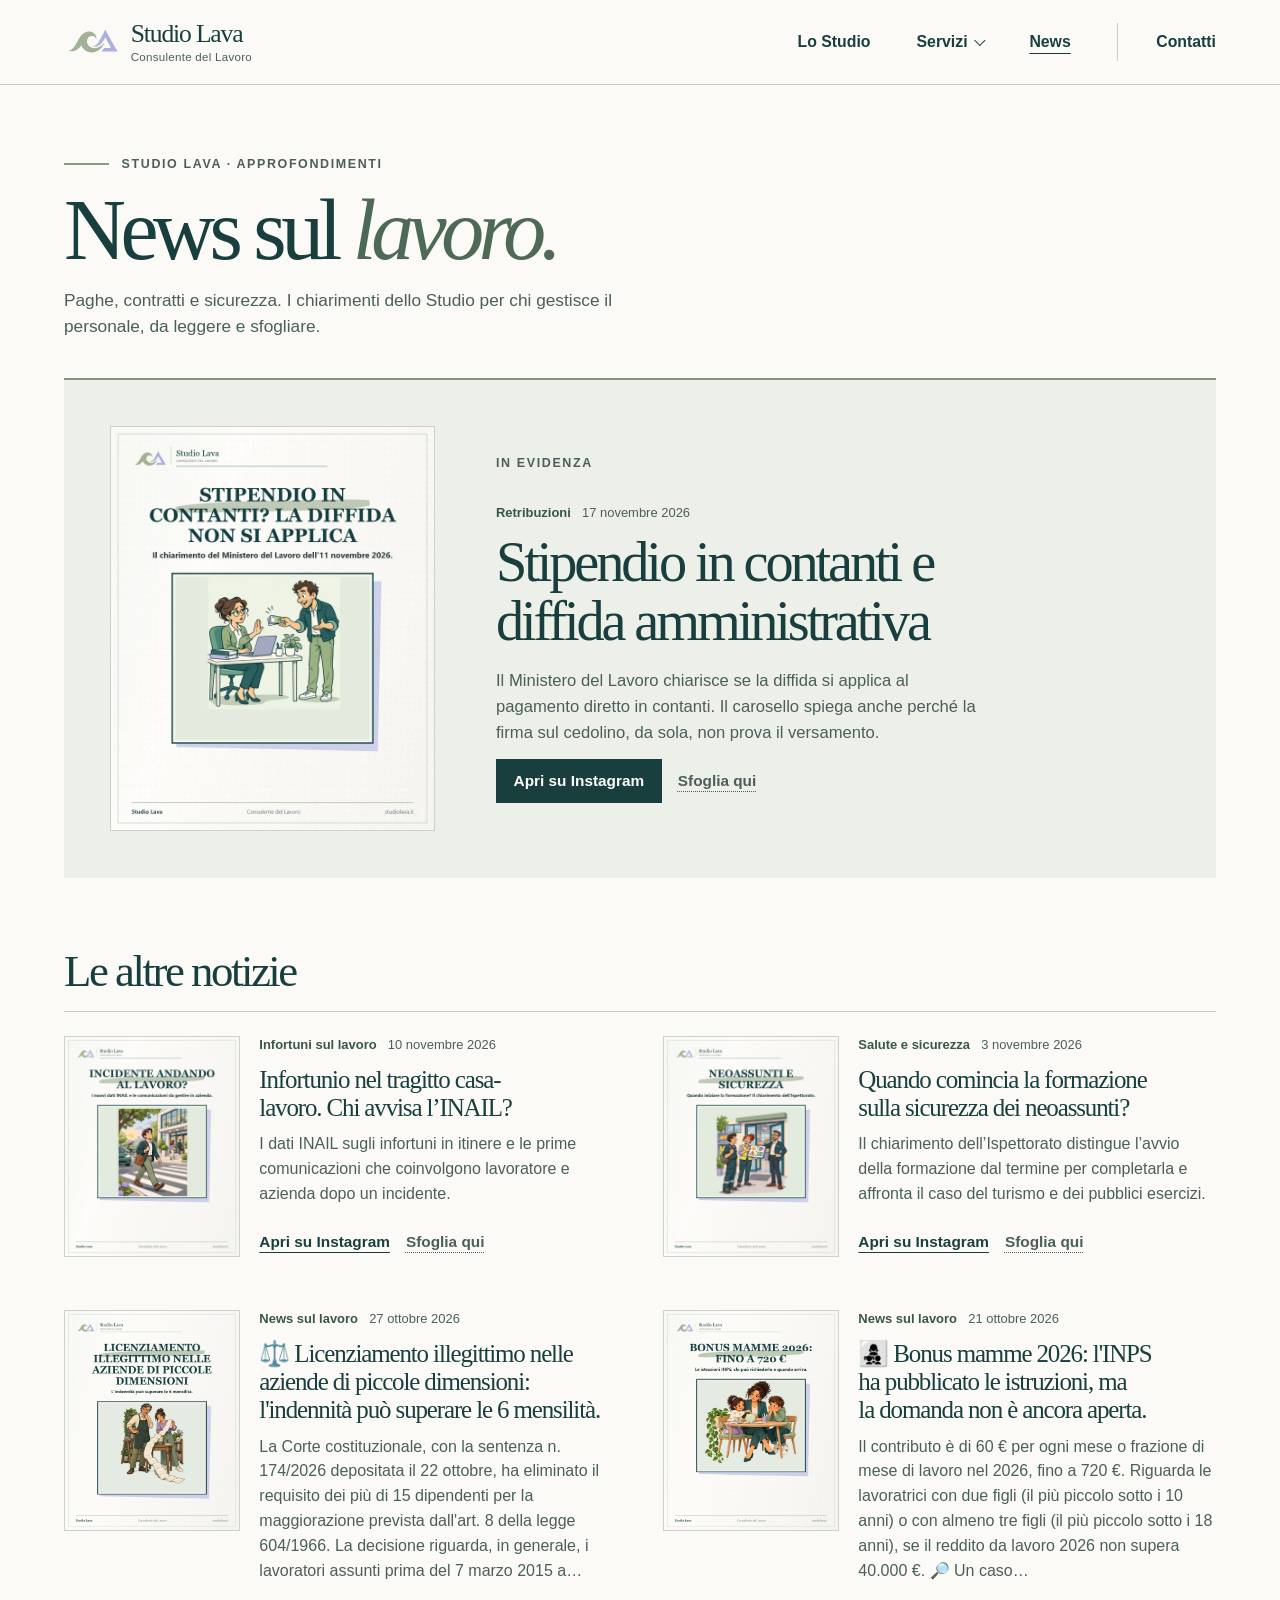
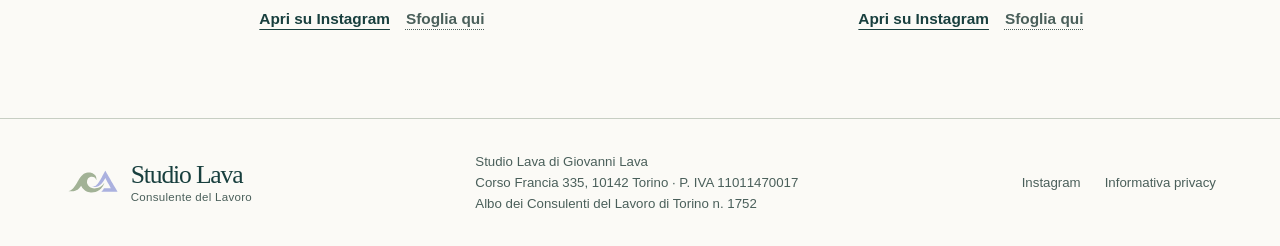
<file: site/news.html>
<!doctype html>
<html lang="it"><head><meta charset="utf-8"><meta name="viewport" content="width=device-width, initial-scale=1">
<meta name="description" content="I caroselli di Studio Lava su paghe, contratti e sicurezza.">
<title>News sul lavoro | Studio Lava</title>
<link rel="canonical" href="https://www.studiolava.it/news.html"><link rel="icon" href="assets/favicon-studio-lava.svg"><link rel="stylesheet" href="stile.css"><link rel="stylesheet" href="pagine.css"><script src="menu.js" defer></script><noscript><style>.viewer-launch{display:none}</style></noscript><script src="news-feed.js" defer></script><script src="lettore.js" defer></script><meta http-equiv="Content-Security-Policy" content="object-src 'none'; base-uri 'none'; form-action 'none'; connect-src 'none'"></head><body><a href="#contenuto" class="skip">Vai al contenuto</a>
<header class="mast"><div class="wrap bar"><a class="brand" href="index.html" aria-label="Studio Lava, homepage"><img src="assets/logo.svg" alt="" width="62" height="31"><span><strong>Studio Lava</strong><small>Consulente del Lavoro</small></span></a>
<button class="menu-toggle" aria-expanded="false" aria-controls="nav">Menu</button>
<nav id="nav" aria-label="Navigazione principale">
<a href="index.html#studio">Lo Studio</a><details class="nav-services"><summary>Servizi</summary>
<ul><li><a href="servizi.html">Tutti i servizi</a></li><li><a href="elaborazione-paghe-torino.html">Elaborazione paghe a Torino</a></li><li><a href="costo-del-lavoro.html">Costo di un dipendente</a></li><li><a href="cambiare-consulente-del-lavoro.html">Cambiare consulente del lavoro</a></li></ul></details>
<a href="news.html" aria-current="page">News</a><a class="nav-contact" href="index.html#contatti">Contatti</a></nav></div></header>
<main id="contenuto"><div class="archive wrap"><header class="archive-head"><p class="eyebrow rule">Studio Lava · Approfondimenti</p>
<h1>News sul <em>lavoro.</em></h1><p class="intro">Paghe, contratti e sicurezza. I chiarimenti dello Studio per chi gestisce il personale, da leggere e sfogliare.</p></header>
<article id="retribuzioni" class="feature"><a class="cover-frame" href="https://www.instagram.com/studio_lava_cdl/p/Df1l7LPDa7R/" aria-label="Apri su Instagram il carosello Stipendio in contanti e diffida amministrativa">
<img src="assets/retribuzioni.webp" width="720" height="900" loading="eager" alt="Copertina del carosello «Stipendio in contanti? La diffida non si applica»"></a><div class="feature-text"><p class="eyebrow feature-label">In evidenza</p><div class="meta"><span>Retribuzioni</span><time datetime="2026-11-17">17 novembre 2026</time></div>
<h2>Stipendio in contanti e diffida amministrativa</h2><p>Il Ministero del Lavoro chiarisce se la diffida si applica al pagamento diretto in contanti. Il carosello spiega anche perché la firma sul cedolino, da sola, non prova il versamento.</p><div class="post-actions"><a class="link-action" href="https://www.instagram.com/studio_lava_cdl/p/Df1l7LPDa7R/">Apri su Instagram</a>
<button type="button" class="viewer-launch" data-read="retribuzioni" aria-haspopup="dialog">Sfoglia qui</button></div></div></article>
<section class="previous"><h2>Le altre notizie</h2><div class="other-grid"><article id="infortuni" class="other"><a class="cover-frame" href="https://www.instagram.com/studio_lava_cdl/p/Dfjtx8njJrU/" aria-label="Apri su Instagram il carosello Infortunio nel tragitto casa-lavoro. Chi avvisa l’INAIL?">
<img src="assets/infortuni.webp" width="720" height="900" loading="lazy" alt="Copertina del carosello «Incidente andando al lavoro?»"></a><div><div class="meta"><span>Infortuni sul lavoro</span><time datetime="2026-11-10">10 novembre 2026</time></div><h3>Infortunio nel tragitto casa-lavoro. Chi avvisa l’INAIL?</h3>
<p>I dati INAIL sugli infortuni in itinere e le prime comunicazioni che coinvolgono lavoratore e azienda dopo un incidente.</p><div class="post-actions"><a class="link-action" href="https://www.instagram.com/studio_lava_cdl/p/Dfjtx8njJrU/">Apri su Instagram</a>
<button type="button" class="viewer-launch" data-read="infortuni" aria-haspopup="dialog">Sfoglia qui</button></div></div></article><article id="formazione" class="other"><a class="cover-frame" href="https://www.instagram.com/studio_lava_cdl/p/DfRotNmjz-3/" aria-label="Apri su Instagram il carosello Quando comincia la formazione sulla sicurezza dei neoassunti?">
<img src="assets/altro.webp" width="720" height="900" loading="lazy" alt="Copertina del carosello «Neoassunti e sicurezza»"></a><div><div class="meta"><span>Salute e sicurezza</span><time datetime="2026-11-03">3 novembre 2026</time></div><h3>Quando comincia la formazione sulla sicurezza dei neoassunti?</h3>
<p>Il chiarimento dell’Ispettorato distingue l’avvio della formazione dal termine per completarla e affronta il caso del turismo e dei pubblici esercizi.</p><div class="post-actions"><a class="link-action" href="https://www.instagram.com/studio_lava_cdl/p/DfRotNmjz-3/">Apri su Instagram</a>
<button type="button" class="viewer-launch" data-read="formazione" aria-haspopup="dialog">Sfoglia qui</button></div></div></article><article id="ig-18414188803092003" class="other"><a class="cover-frame" href="https://www.instagram.com/p/De_oo1Bm7sd/" aria-label="Apri su Instagram il carosello ⚖️ Licenziamento illegittimo nelle aziende di piccole dimensioni: l'indennità può superare le 6 mensilità.">
<img src="assets/instagram/8027f40382af80d9794f98df24315dc44b81ea10e36b931cbbd01ede09518f73.webp" width="720" height="900" loading="lazy" alt="Copertina del carosello «⚖️ Licenziamento illegittimo nelle aziende di piccole dimensioni: l'indennità può superare le 6 mensilità., pagina 1»"></a><div><div class="meta"><span>News sul lavoro</span><time datetime="2026-10-27">27 ottobre 2026</time></div><h3>⚖️ Licenziamento illegittimo nelle aziende di piccole dimensioni: l'indennità può superare le 6 mensilità.</h3>
<p>La Corte costituzionale, con la sentenza n. 174/2026 depositata il 22 ottobre, ha eliminato il requisito dei più di 15 dipendenti per la maggiorazione prevista dall'art. 8 della legge 604/1966. La decisione riguarda, in generale, i lavoratori assunti prima del 7 marzo 2015 a…</p><div class="post-actions"><a class="link-action" href="https://www.instagram.com/p/De_oo1Bm7sd/">Apri su Instagram</a>
<button type="button" class="viewer-launch" data-read="ig-18414188803092003" aria-haspopup="dialog">Sfoglia qui</button></div></div></article><article id="ig-18224170258338210" class="other"><a class="cover-frame" href="https://www.instagram.com/p/DevzHj3lSXG/" aria-label="Apri su Instagram il carosello 👩‍👧‍👦 Bonus mamme 2026: l'INPS ha pubblicato le istruzioni, ma la domanda non è ancora aperta.">
<img src="assets/instagram/454d67c089f6e67b6bd77beab4fe2ea2ab073d8f82214eb1347dca283fea8446.webp" width="720" height="900" loading="lazy" alt="Copertina del carosello «👩‍👧‍👦 Bonus mamme 2026: l'INPS ha pubblicato le istruzioni, ma la domanda non è ancora aperta., pagina 1»"></a><div><div class="meta"><span>News sul lavoro</span><time datetime="2026-10-21">21 ottobre 2026</time></div><h3>👩‍👧‍👦 Bonus mamme 2026: l'INPS ha pubblicato le istruzioni, ma la domanda non è ancora aperta.</h3>
<p>Il contributo è di 60 € per ogni mese o frazione di mese di lavoro nel 2026, fino a 720 €. Riguarda le lavoratrici con due figli (il più piccolo sotto i 10 anni) o con almeno tre figli (il più piccolo sotto i 18 anni), se il reddito da lavoro 2026 non supera 40.000 €. 🔎 Un caso…</p><div class="post-actions"><a class="link-action" href="https://www.instagram.com/p/DevzHj3lSXG/">Apri su Instagram</a>
<button type="button" class="viewer-launch" data-read="ig-18224170258338210" aria-haspopup="dialog">Sfoglia qui</button></div></div></article></div></section></div></main><footer><div class="wrap foot"><a class="brand" href="index.html" aria-label="Studio Lava, homepage"><img src="assets/logo.svg" alt="" width="62" height="31"><span><strong>Studio Lava</strong><small>Consulente del Lavoro</small></span></a><p>Studio Lava di Giovanni Lava<br>
Corso Francia 335, 10142 Torino · P. IVA 11011470017<br>Albo dei Consulenti del Lavoro di Torino n. 1752</p>
<div class="foot-links"><a href="https://www.instagram.com/studio_lava_cdl/">Instagram</a><a href="privacy.html">Informativa privacy</a></div></div></footer><script type="application/json" id="dati-caroselli">{"retribuzioni": {"key": "retribuzioni", "title": "Stipendio in contanti e diffida amministrativa", "summary": "Il Ministero del Lavoro chiarisce se la diffida si applica al pagamento diretto in contanti. Il carosello spiega anche perché la firma sul cedolino, da sola, non prova il versamento.", "category": "Retribuzioni", "date": "2026-11-17", "display": "17 novembre 2026", "post": "https://www.instagram.com/studio_lava_cdl/p/Df1l7LPDa7R/", "slides": [{"title": "Stipendio in contanti? La diffida non si applica", "src": "assets/retribuzioni.webp"}, {"title": "Pagamenti tracciabili dal 2018", "src": "assets/retribuzioni/02.webp"}, {"title": "La firma sul cedolino non prova il pagamento", "src": "assets/retribuzioni/03.webp"}, {"title": "La diffida non sana il contante", "src": "assets/retribuzioni/04.webp"}, {"title": "Sanzione da 1.000 a 5.000 euro", "src": "assets/retribuzioni/05.webp"}, {"title": "Somme fuori busta: il LUL non basta", "src": "assets/retribuzioni/06.webp"}, {"title": "Prima di pagare, scegli il mezzo", "src": "assets/retribuzioni/07.webp"}], "media_id": "18111116378218969", "timestamp": "2026-11-17T09:19:03+00:00"}, "infortuni": {"key": "infortuni", "title": "Infortunio nel tragitto casa-lavoro. Chi avvisa l’INAIL?", "summary": "I dati INAIL sugli infortuni in itinere e le prime comunicazioni che coinvolgono lavoratore e azienda dopo un incidente.", "category": "Infortuni sul lavoro", "date": "2026-11-10", "display": "10 novembre 2026", "post": "https://www.instagram.com/studio_lava_cdl/p/Dfjtx8njJrU/", "slides": [{"title": "Incidente andando al lavoro?", "src": "assets/infortuni.webp"}, {"title": "Quando è «in itinere»", "src": "assets/infortuni/02.webp"}, {"title": "Denunce in aumento del 6,1%", "src": "assets/infortuni/03.webp"}, {"title": "Il lavoratore avvisa l’azienda", "src": "assets/infortuni/04.webp"}, {"title": "L’azienda comunica a INAIL", "src": "assets/infortuni/05.webp"}, {"title": "Il riconoscimento spetta a INAIL", "src": "assets/infortuni/06.webp"}], "media_id": "18109319081634815", "timestamp": "2026-11-10T10:41:22+00:00"}, "formazione": {"key": "formazione", "title": "Quando comincia la formazione sulla sicurezza dei neoassunti?", "summary": "Il chiarimento dell’Ispettorato distingue l’avvio della formazione dal termine per completarla e affronta il caso del turismo e dei pubblici esercizi.", "category": "Salute e sicurezza", "date": "2026-11-03", "display": "3 novembre 2026", "post": "https://www.instagram.com/studio_lava_cdl/p/DfRotNmjz-3/", "slides": [{"title": "Neoassunti e sicurezza", "src": "assets/altro.webp"}, {"title": "I 60 giorni non rinviano l’avvio", "src": "assets/formazione/02.webp"}, {"title": "La formazione inizia all’assunzione", "src": "assets/formazione/03.webp"}, {"title": "Turismo e pubblici esercizi: 30 giorni", "src": "assets/formazione/04.webp"}, {"title": "Documenta l’avvio del percorso", "src": "assets/formazione/05.webp"}, {"title": "Informazione prima dell’impiego", "src": "assets/formazione/06.webp"}], "media_id": "17979228572932230", "timestamp": "2026-11-03T10:10:42+00:00"}, "ig-18414188803092003": {"key": "ig-18414188803092003", "post": "https://www.instagram.com/p/De_oo1Bm7sd/", "media_id": "18414188803092003", "from_instagram": true, "timestamp": "2026-10-27T10:23:46+00:00", "category": "News sul lavoro", "date": "2026-10-27", "display": "27 ottobre 2026", "title": "⚖️ Licenziamento illegittimo nelle aziende di piccole dimensioni: l'indennità può superare le 6 mensilità.", "summary": "La Corte costituzionale, con la sentenza n. 174/2026 depositata il 22 ottobre, ha eliminato il requisito dei più di 15 dipendenti per la maggiorazione prevista dall'art. 8 della legge 604/1966. La decisione riguarda, in generale, i lavoratori assunti prima del 7 marzo 2015 a…", "slides": [{"title": "⚖️ Licenziamento illegittimo nelle aziende di piccole dimensioni: l'indennità può superare le 6 mensilità., pagina 1", "src": "assets/instagram/8027f40382af80d9794f98df24315dc44b81ea10e36b931cbbd01ede09518f73.webp"}, {"title": "⚖️ Licenziamento illegittimo nelle aziende di piccole dimensioni: l'indennità può superare le 6 mensilità., pagina 2", "src": "assets/instagram/771f773bce46ae611c4cb26e9e789cd82e4886f09e7fde8500542ac0604f6f59.webp"}, {"title": "⚖️ Licenziamento illegittimo nelle aziende di piccole dimensioni: l'indennità può superare le 6 mensilità., pagina 3", "src": "assets/instagram/49ca967282423fe56819ec2c6c9555458deb04301f2a017d0d172391d3d1ea98.webp"}, {"title": "⚖️ Licenziamento illegittimo nelle aziende di piccole dimensioni: l'indennità può superare le 6 mensilità., pagina 4", "src": "assets/instagram/6655d66a3e8ffa8ab2636a0a0cbd3511343e56c15883ac768fd2db7519024535.webp"}, {"title": "⚖️ Licenziamento illegittimo nelle aziende di piccole dimensioni: l'indennità può superare le 6 mensilità., pagina 5", "src": "assets/instagram/9d9cfad8435257be6302b7ba9ea16e4d8a77bc039a68e9b61fb5fd50d412371c.webp"}, {"title": "⚖️ Licenziamento illegittimo nelle aziende di piccole dimensioni: l'indennità può superare le 6 mensilità., pagina 6", "src": "assets/instagram/54c934821f9fb8aef69a15baf4c2113082bea6ce6faf433b84deb269c60b97a3.webp"}]}, "ig-18224170258338210": {"key": "ig-18224170258338210", "post": "https://www.instagram.com/p/DevzHj3lSXG/", "media_id": "18224170258338210", "from_instagram": true, "timestamp": "2026-10-21T06:47:30+00:00", "category": "News sul lavoro", "date": "2026-10-21", "display": "21 ottobre 2026", "title": "👩‍👧‍👦 Bonus mamme 2026: l'INPS ha pubblicato le istruzioni, ma la domanda non è ancora aperta.", "summary": "Il contributo è di 60 € per ogni mese o frazione di mese di lavoro nel 2026, fino a 720 €. Riguarda le lavoratrici con due figli (il più piccolo sotto i 10 anni) o con almeno tre figli (il più piccolo sotto i 18 anni), se il reddito da lavoro 2026 non supera 40.000 €. 🔎 Un caso…", "slides": [{"title": "👩‍👧‍👦 Bonus mamme 2026: l'INPS ha pubblicato le istruzioni, ma la domanda non è ancora aperta., pagina 1", "src": "assets/instagram/454d67c089f6e67b6bd77beab4fe2ea2ab073d8f82214eb1347dca283fea8446.webp"}, {"title": "👩‍👧‍👦 Bonus mamme 2026: l'INPS ha pubblicato le istruzioni, ma la domanda non è ancora aperta., pagina 2", "src": "assets/instagram/8af5a55f3980dcb38af6842749b6adb9dbc7fdafbe237bd603cf2556aee72f4c.webp"}, {"title": "👩‍👧‍👦 Bonus mamme 2026: l'INPS ha pubblicato le istruzioni, ma la domanda non è ancora aperta., pagina 3", "src": "assets/instagram/e92fd0119e905cb3eb5f50fd1691f38bb2ccfaec4253f756400c991f4bef2515.webp"}, {"title": "👩‍👧‍👦 Bonus mamme 2026: l'INPS ha pubblicato le istruzioni, ma la domanda non è ancora aperta., pagina 4", "src": "assets/instagram/386cca2747db1b8d8e5aa033a2a4c5fbbd3892110b2f1cb292af14530c4a0810.webp"}, {"title": "👩‍👧‍👦 Bonus mamme 2026: l'INPS ha pubblicato le istruzioni, ma la domanda non è ancora aperta., pagina 5", "src": "assets/instagram/a968e91527100ee0f2e17f105ed6ee5d175d2af3a35b26284ce873bc9e2d656d.webp"}, {"title": "👩‍👧‍👦 Bonus mamme 2026: l'INPS ha pubblicato le istruzioni, ma la domanda non è ancora aperta., pagina 6", "src": "assets/instagram/8eda8dae88f629d25ba0ad261895f6380e3da337d30c99458c1729383204850e.webp"}]}}</script>
<dialog id="lettore" aria-labelledby="lettore-titolo"><div class="dialog-top">
<h2 id="lettore-titolo"></h2><button type="button" class="close" aria-label="Chiudi il carosello" autofocus>Chiudi</button></div>
<div class="slide-stage"><img id="slide-img" alt=""></div>
<div class="slide-controls"><button class="prev" type="button">Precedente</button><span id="slide-status" aria-live="polite"></span><button class="next" type="button">Successiva</button></div>
<a class="reader-ig" href="https://www.instagram.com/studio_lava_cdl/">Apri su Instagram</a></dialog></body></html>
</file>
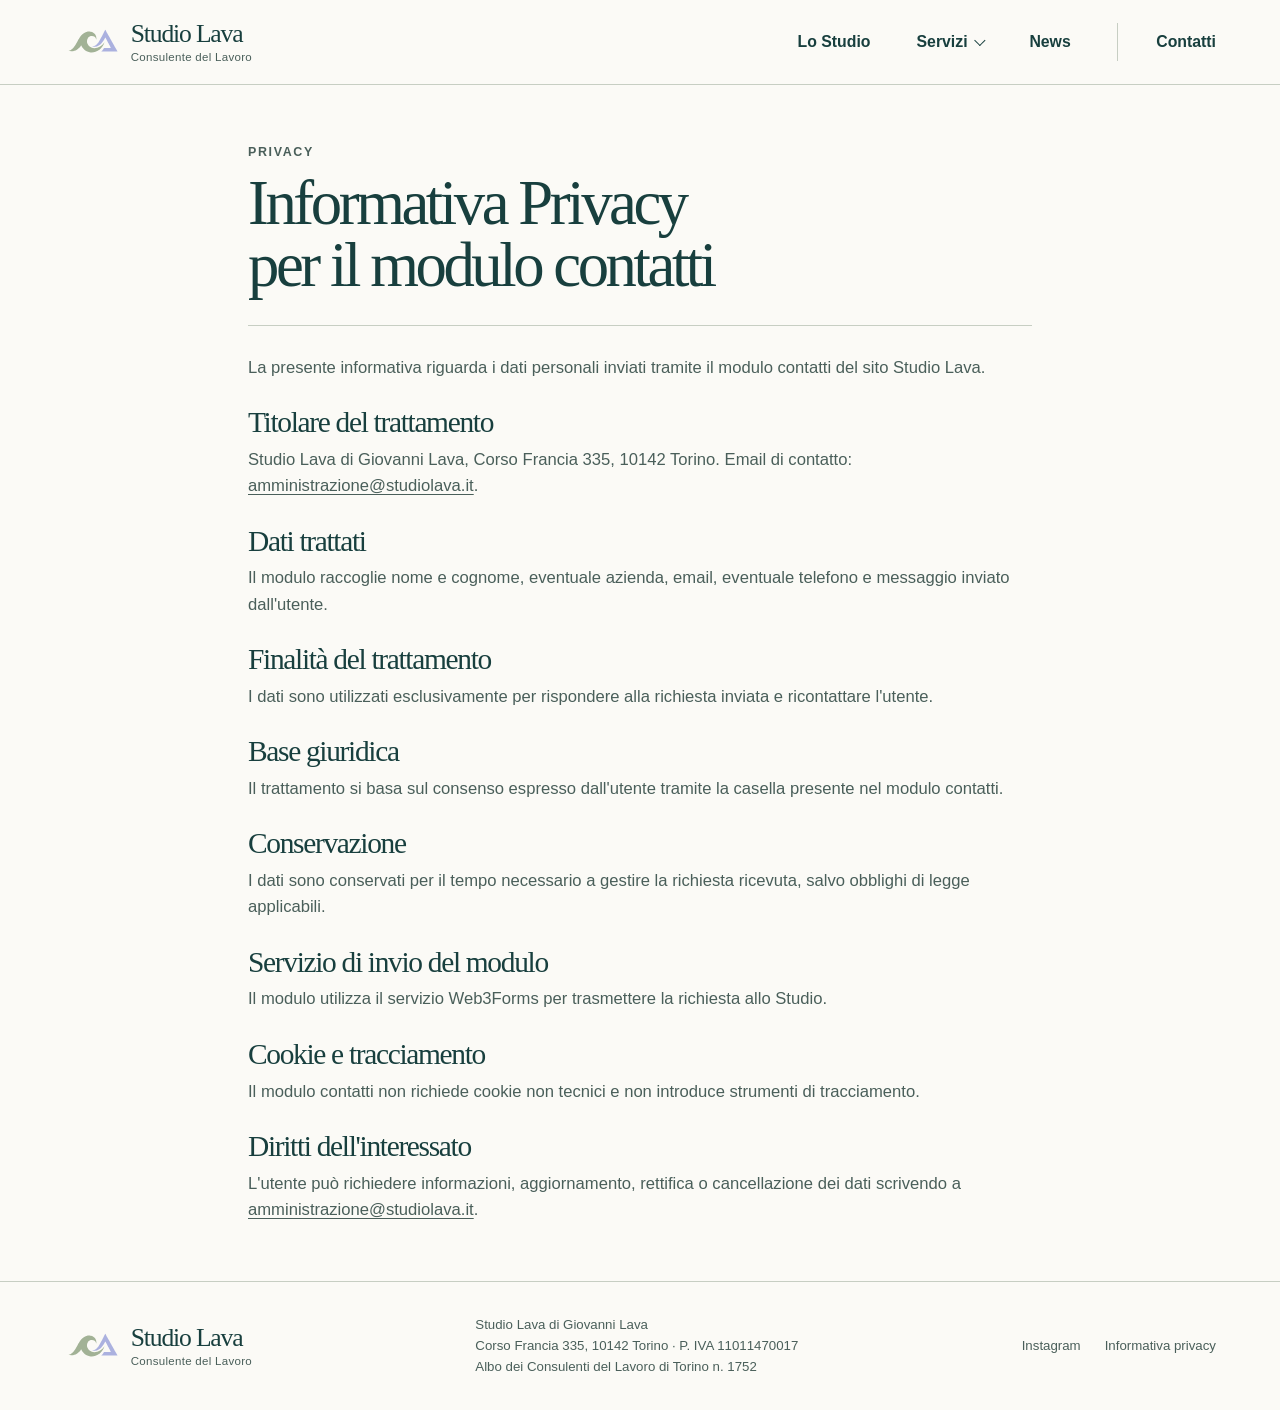
<file: site/privacy.html>
<!doctype html>
<html lang="it">
<head>
  <meta charset="UTF-8">
  <meta name="viewport" content="width=device-width, initial-scale=1.0">
  <title>Informativa Privacy | Studio Lava</title>
  <link rel="canonical" href="https://www.studiolava.it/privacy.html">
  
  
  
  
<meta name="description" content="Come Studio Lava tratta i dati inviati tramite il modulo contatti."><link rel="icon" href="assets/favicon-studio-lava.svg"><link rel="stylesheet" href="stile.css"><link rel="stylesheet" href="pagine.css"><script src="menu.js" defer></script><meta http-equiv="Content-Security-Policy" content="object-src 'none'; base-uri 'none'; form-action 'none'; connect-src 'none'"></head>
<body class="inner-page">
  

  

  <a href="#contenuto" class="skip">Vai al contenuto</a>
<header class="mast"><div class="wrap bar"><a class="brand" href="index.html" aria-label="Studio Lava, homepage"><img src="assets/logo.svg" alt="" width="62" height="31"><span><strong>Studio Lava</strong><small>Consulente del Lavoro</small></span></a>
<button class="menu-toggle" aria-expanded="false" aria-controls="nav">Menu</button>
<nav id="nav" aria-label="Navigazione principale">
<a href="index.html#studio">Lo Studio</a><details class="nav-services"><summary>Servizi</summary>
<ul><li><a href="servizi.html">Tutti i servizi</a></li><li><a href="elaborazione-paghe-torino.html">Elaborazione paghe a Torino</a></li><li><a href="costo-del-lavoro.html">Costo di un dipendente</a></li><li><a href="cambiare-consulente-del-lavoro.html">Cambiare consulente del lavoro</a></li></ul></details>
<a href="news.html">News</a><a class="nav-contact" href="index.html#contatti">Contatti</a></nav></div></header>
<main id="contenuto" class="interior ">
    <section class="section privacy-content">
      <div class="section-heading">
        <p class="eyebrow">Privacy</p>
        <h1>Informativa Privacy per il modulo contatti</h1>
      </div>

      <div class="privacy-text">
        <p>
          La presente informativa riguarda i dati personali inviati tramite il modulo contatti del sito Studio Lava.
        </p>

        <h2>Titolare del trattamento</h2>
        <p>
          Studio Lava di Giovanni Lava, Corso Francia 335, 10142 Torino. Email di contatto:
          <a href="mailto:amministrazione@studiolava.it">amministrazione@studiolava.it</a>.
        </p>

        <h2>Dati trattati</h2>
        <p>
          Il modulo raccoglie nome e cognome, eventuale azienda, email, eventuale telefono e messaggio inviato dall'utente.
        </p>

        <h2>Finalità del trattamento</h2>
        <p>
          I dati sono utilizzati esclusivamente per rispondere alla richiesta inviata e ricontattare l'utente.
        </p>

        <h2>Base giuridica</h2>
        <p>
          Il trattamento si basa sul consenso espresso dall'utente tramite la casella presente nel modulo contatti.
        </p>

        <h2>Conservazione</h2>
        <p>
          I dati sono conservati per il tempo necessario a gestire la richiesta ricevuta, salvo obblighi di legge applicabili.
        </p>

        <h2>Servizio di invio del modulo</h2>
        <p>
          Il modulo utilizza il servizio Web3Forms per trasmettere la richiesta allo Studio.
        </p>

        <h2>Cookie e tracciamento</h2>
        <p>
          Il modulo contatti non richiede cookie non tecnici e non introduce strumenti di tracciamento.
        </p>

        <h2>Diritti dell'interessato</h2>
        <p>
          L'utente può richiedere informazioni, aggiornamento, rettifica o cancellazione dei dati scrivendo a
          <a href="mailto:amministrazione@studiolava.it">amministrazione@studiolava.it</a>.
        </p>
      </div>
    </section>
  </main>

  
<footer><div class="wrap foot"><a class="brand" href="index.html" aria-label="Studio Lava, homepage"><img src="assets/logo.svg" alt="" width="62" height="31"><span><strong>Studio Lava</strong><small>Consulente del Lavoro</small></span></a><p>Studio Lava di Giovanni Lava<br>
Corso Francia 335, 10142 Torino · P. IVA 11011470017<br>Albo dei Consulenti del Lavoro di Torino n. 1752</p>
<div class="foot-links"><a href="https://www.instagram.com/studio_lava_cdl/">Instagram</a><a href="privacy.html" aria-current="page">Informativa privacy</a></div></div></footer></body>
</html>
</file>
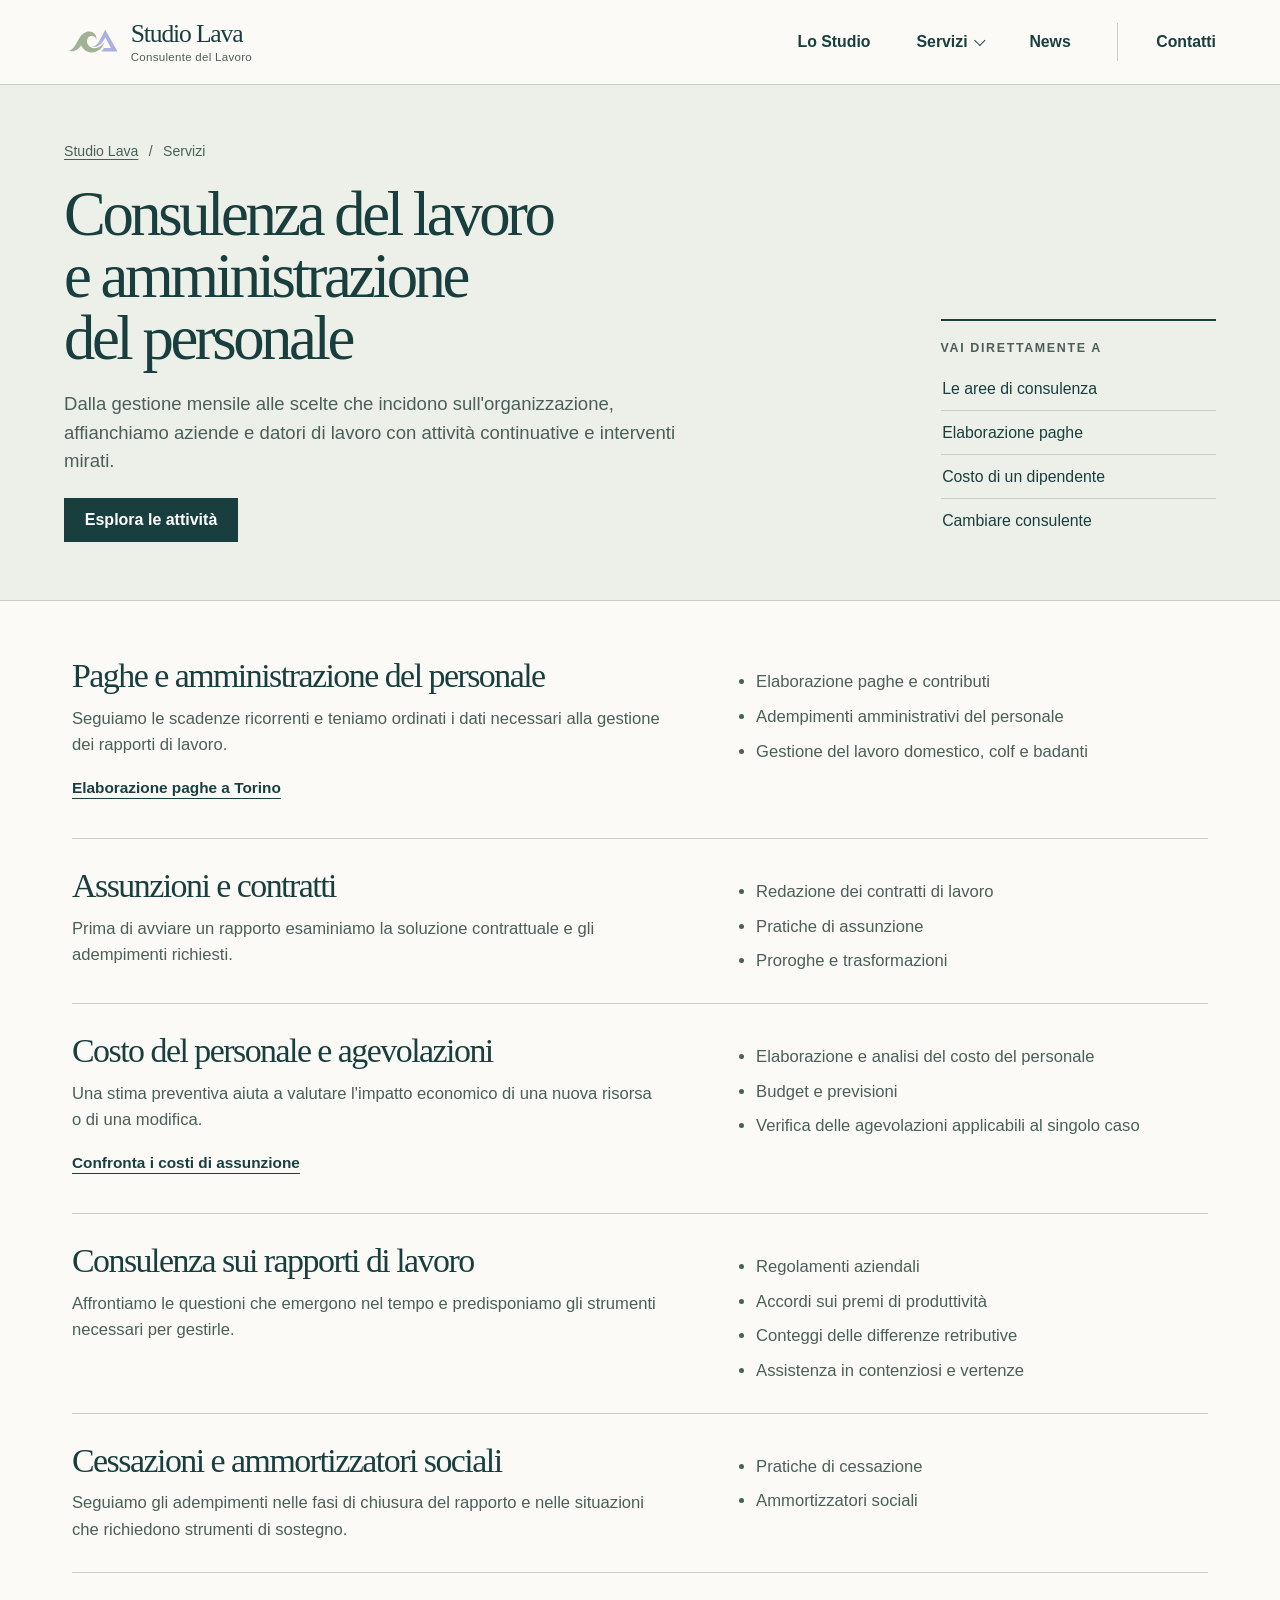
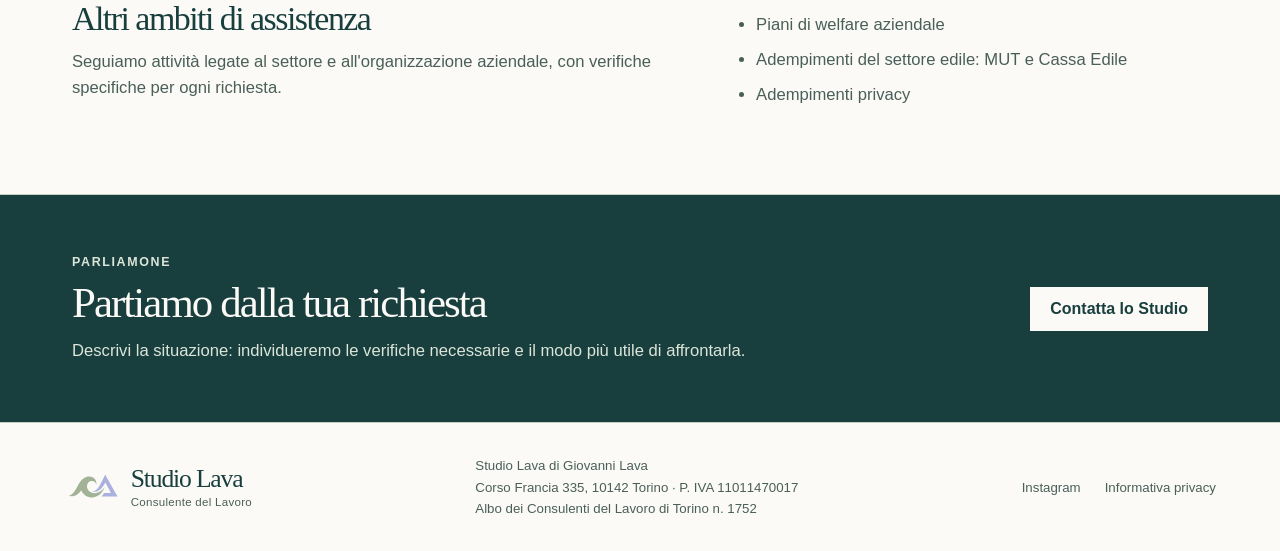
<file: site/servizi.html>
<!doctype html>
<html lang="it">
<head>
  <meta charset="UTF-8">
  <meta name="viewport" content="width=device-width, initial-scale=1.0">
  <meta name="description" content="Paghe, contratti, costo del personale, agevolazioni e gestione dei rapporti di lavoro: le attività di Studio Lava a Torino.">
  <title>Servizi di consulenza del lavoro | Studio Lava Torino</title>
  <link rel="canonical" href="https://www.studiolava.it/servizi.html">
  <meta property="og:locale" content="it_IT">
  <meta property="og:type" content="website">
  <meta property="og:site_name" content="Studio Lava">
  <meta property="og:title" content="Servizi di consulenza del lavoro | Studio Lava Torino">
  <meta property="og:description" content="Le attività dello Studio per la gestione amministrativa e contrattuale del personale.">
  <meta property="og:url" content="https://www.studiolava.it/servizi.html">
  <meta property="og:image" content="https://www.studiolava.it/assets/giovanni-lava-professionale.png">
  <meta property="og:image:alt" content="Giovanni Lava, Consulente del Lavoro">
  <meta name="twitter:card" content="summary">
  <meta name="twitter:title" content="Servizi di consulenza del lavoro | Studio Lava Torino">
  <meta name="twitter:description" content="Le attività dello Studio per la gestione amministrativa e contrattuale del personale.">
  
  
  
  
<link rel="icon" href="assets/favicon-studio-lava.svg"><link rel="stylesheet" href="stile.css"><link rel="stylesheet" href="pagine.css"><script src="menu.js" defer></script><meta http-equiv="Content-Security-Policy" content="object-src 'none'; base-uri 'none'; form-action 'none'; connect-src 'none'"></head>
<body class="inner-page">
  

  

  <a href="#contenuto" class="skip">Vai al contenuto</a>
<header class="mast"><div class="wrap bar"><a class="brand" href="index.html" aria-label="Studio Lava, homepage"><img src="assets/logo.svg" alt="" width="62" height="31"><span><strong>Studio Lava</strong><small>Consulente del Lavoro</small></span></a>
<button class="menu-toggle" aria-expanded="false" aria-controls="nav">Menu</button>
<nav id="nav" aria-label="Navigazione principale">
<a href="index.html#studio">Lo Studio</a><details class="nav-services"><summary>Servizi</summary>
<ul><li><a href="servizi.html" aria-current="page">Tutti i servizi</a></li><li><a href="elaborazione-paghe-torino.html">Elaborazione paghe a Torino</a></li><li><a href="costo-del-lavoro.html">Costo di un dipendente</a></li><li><a href="cambiare-consulente-del-lavoro.html">Cambiare consulente del lavoro</a></li></ul></details>
<a href="news.html">News</a><a class="nav-contact" href="index.html#contatti">Contatti</a></nav></div></header>
<main id="contenuto" class="interior services-page">
    <section class="inner-hero"><div class="wrap inner-hero-grid"><div class="inner-lead"><div class="trail"><a href="index.html">Studio Lava</a><span aria-hidden="true"> / </span>Servizi</div><h1>Consulenza del lavoro e amministrazione del personale</h1>
        <p class="page-intro">
          Dalla gestione mensile alle scelte che incidono sull'organizzazione,
          affianchiamo aziende e datori di lavoro con attività continuative e interventi mirati.
        </p>
        <div class="hero-actions"><a class="primary" href="#aree">Esplora le attività</a></div></div><aside class="page-guide" aria-label="Collegamenti utili"><p class="eyebrow">Vai direttamente a</p><ul><li><a href="#aree">Le aree di consulenza</a></li><li><a href="elaborazione-paghe-torino.html">Elaborazione paghe</a></li><li><a href="costo-del-lavoro.html">Costo di un dipendente</a></li><li><a href="cambiare-consulente-del-lavoro.html">Cambiare consulente</a></li></ul></aside></div></section><section class="section service-details-section" aria-label="Aree di servizio" id="aree">
      <article class="service-detail">
        <div>
          <h2>Paghe e amministrazione del personale</h2>
          <p>Seguiamo le scadenze ricorrenti e teniamo ordinati i dati necessari alla gestione dei rapporti di lavoro.</p>
        <a class="text-link" href="elaborazione-paghe-torino.html">Elaborazione paghe a Torino</a></div>
        <ul>
          <li>Elaborazione paghe e contributi</li>
          <li>Adempimenti amministrativi del personale</li>
          <li>Gestione del lavoro domestico, colf e badanti</li>
        </ul>
      </article>

      <article class="service-detail">
        <div>
          <h2>Assunzioni e contratti</h2>
          <p>Prima di avviare un rapporto esaminiamo la soluzione contrattuale e gli adempimenti richiesti.</p>
        </div>
        <ul>
          <li>Redazione dei contratti di lavoro</li>
          <li>Pratiche di assunzione</li>
          <li>Proroghe e trasformazioni</li>
        </ul>
      </article>

      <article class="service-detail">
        <div>
          <h2>Costo del personale e agevolazioni</h2>
          <p>Una stima preventiva aiuta a valutare l'impatto economico di una nuova risorsa o di una modifica.</p>
        <a class="text-link" href="costo-del-lavoro.html#esempio">Confronta i costi di assunzione</a></div>
        <ul>
          <li>Elaborazione e analisi del costo del personale</li>
          <li>Budget e previsioni</li>
          <li>Verifica delle agevolazioni applicabili al singolo caso</li>
        </ul>
      </article>

      <article class="service-detail">
        <div>
          <h2>Consulenza sui rapporti di lavoro</h2>
          <p>Affrontiamo le questioni che emergono nel tempo e predisponiamo gli strumenti necessari per gestirle.</p>
        </div>
        <ul>
          <li>Regolamenti aziendali</li>
          <li>Accordi sui premi di produttività</li>
          <li>Conteggi delle differenze retributive</li>
          <li>Assistenza in contenziosi e vertenze</li>
        </ul>
      </article>

      <article class="service-detail">
        <div>
          <h2>Cessazioni e ammortizzatori sociali</h2>
          <p>Seguiamo gli adempimenti nelle fasi di chiusura del rapporto e nelle situazioni che richiedono strumenti di sostegno.</p>
        </div>
        <ul>
          <li>Pratiche di cessazione</li>
          <li>Ammortizzatori sociali</li>
        </ul>
      </article>

      <article class="service-detail">
        <div>
          <h2>Altri ambiti di assistenza</h2>
          <p>Seguiamo attività legate al settore e all'organizzazione aziendale, con verifiche specifiche per ogni richiesta.</p>
        </div>
        <ul>
          <li>Piani di welfare aziendale</li>
          <li>Adempimenti del settore edile: MUT e Cassa Edile</li>
          <li>Adempimenti privacy</li>
        </ul>
      </article>
    </section>

    <section class="section final-cta-section">
      <div class="final-cta">
        <div>
          <p class="eyebrow">Parliamone</p>
          <h2>Partiamo dalla tua richiesta</h2>
          <p>Descrivi la situazione: individueremo le verifiche necessarie e il modo più utile di affrontarla.</p>
        </div>
        <div class="final-cta-actions">
          <a class="button light" href="index.html#richiesta">Contatta lo Studio</a>
        </div>
      </div>
    </section>
  </main>

  
<footer><div class="wrap foot"><a class="brand" href="index.html" aria-label="Studio Lava, homepage"><img src="assets/logo.svg" alt="" width="62" height="31"><span><strong>Studio Lava</strong><small>Consulente del Lavoro</small></span></a><p>Studio Lava di Giovanni Lava<br>
Corso Francia 335, 10142 Torino · P. IVA 11011470017<br>Albo dei Consulenti del Lavoro di Torino n. 1752</p>
<div class="foot-links"><a href="https://www.instagram.com/studio_lava_cdl/">Instagram</a><a href="privacy.html">Informativa privacy</a></div></div></footer></body>
</html>
</file>
<file: styles.css>
:root {
  --ink: #234F50;
  --ink-strong: #143E40;
  --sage: #A2B296;
  --sage-soft: #E4EADF;
  --blue-sage: #ABB1DF;
  --ivory: #FDFCF9;
  --paper: #FFFFFF;
  --taupe: #D6D2C4;
  --text: #293B3C;
  --muted: #667271;
  --line: rgba(35, 79, 80, 0.18);
  --focus: #6C7FAE;
  --shadow-soft: 0 24px 70px rgba(35, 79, 80, 0.14);
  --max: 1180px;
}

* {
  box-sizing: border-box;
}

html {
  scroll-behavior: smooth;
  scroll-padding-top: 108px;
}

body {
  margin: 0;
  background: var(--ivory);
  color: var(--text);
  font-family: "Segoe UI", Arial, sans-serif;
  line-height: 1.65;
  text-rendering: optimizeLegibility;
}

body.modal-open {
  overflow: hidden;
}

body::before {
  content: "";
  position: fixed;
  inset: 0;
  z-index: -1;
  background:
    linear-gradient(rgba(253, 252, 249, 0.9), rgba(253, 252, 249, 0.95)),
    url("assets/trama-definitiva-vettoriale.svg") center top / 1700px auto no-repeat;
  animation: patternBreath 28s ease-in-out infinite alternate;
  pointer-events: none;
}

img {
  max-width: 100%;
}

a {
  color: inherit;
}

a:focus-visible,
button:focus-visible {
  outline: 3px solid var(--focus);
  outline-offset: 4px;
}

button,
input,
textarea {
  font: inherit;
}

.skip-link {
  position: fixed;
  left: 16px;
  top: 16px;
  z-index: 100;
  transform: translateY(-150%);
  padding: 10px 14px;
  background: var(--ink);
  color: var(--paper);
  border-radius: 4px;
  text-decoration: none;
  font-weight: 700;
}

.skip-link:focus {
  transform: translateY(0);
}

.site-header {
  position: sticky;
  top: 0;
  z-index: 20;
  display: flex;
  flex-direction: column;
  gap: 14px;
  padding: 14px 18px;
  background: rgba(253, 252, 249, 0.82);
  border-bottom: 1px solid transparent;
  backdrop-filter: blur(12px);
  transition: box-shadow 220ms ease, border-color 220ms ease, background 220ms ease;
}

.site-header.is-scrolled {
  background: rgba(253, 252, 249, 0.92);
  border-color: var(--line);
  box-shadow: 0 12px 32px rgba(35, 79, 80, 0.08);
}

.brand-link {
  display: inline-flex;
  align-items: center;
  gap: 11px;
  width: fit-content;
  color: var(--ink);
  text-decoration: none;
}

.brand-link img {
  width: 44px;
  height: auto;
  display: block;
  mix-blend-mode: multiply;
}

.brand-link span {
  display: grid;
  gap: 2px;
  line-height: 1.05;
}

.brand-link strong,
h1,
h2 {
  font-family: Georgia, "Times New Roman", serif;
  font-weight: 500;
}

.brand-link strong {
  color: var(--ink-strong);
  font-size: 1.02rem;
}

.brand-link small,
.eyebrow,
.profession,
.role {
  letter-spacing: 0;
  text-transform: uppercase;
}

.brand-link small {
  color: var(--muted);
  font-size: 0.68rem;
  font-weight: 750;
}

.main-nav {
  display: flex;
  flex-wrap: wrap;
  justify-content: center;
  gap: 2px;
  width: 100%;
  padding-bottom: 2px;
  color: var(--ink);
  font-size: 0.88rem;
  font-weight: 700;
}

.main-nav a {
  position: relative;
  flex: 0 0 auto;
  padding: 8px 9px;
  border-radius: 999px;
  text-decoration: none;
  transition: color 180ms ease, background 180ms ease;
}

.main-nav a::after {
  content: "";
  position: absolute;
  left: 12px;
  right: 12px;
  bottom: 5px;
  height: 2px;
  background: var(--sage);
  transform: scaleX(0);
  transform-origin: left;
  transition: transform 220ms ease;
}

.main-nav a:hover::after,
.main-nav a:focus-visible::after {
  transform: scaleX(1);
}

.main-nav .nav-contact {
  background: rgba(162, 178, 150, 0.24);
}

.section {
  padding: 72px 18px;
  scroll-margin-top: 108px;
}

.hero {
  position: relative;
  display: grid;
  gap: 36px;
  min-height: auto;
  align-items: center;
  overflow: hidden;
}

.hero::before {
  content: "";
  position: absolute;
  inset: 7% -30% auto -18%;
  height: 54%;
  background: url("assets/trama-definitiva-vettoriale.svg") center / 1500px auto no-repeat;
  opacity: 0.09;
  transform: translateY(calc(var(--hero-shift, 0px) * -0.18));
  animation: heroPatternDrift 32s ease-in-out infinite alternate;
  pointer-events: none;
}

.hero-copy,
.hero-media {
  position: relative;
  z-index: 1;
}

.hero-copy {
  max-width: 700px;
  animation: fadeSlideLeft 680ms ease both;
}

.hero-media {
  width: min(420px, 100%);
  transform: translateY(calc(var(--hero-shift, 0px) * 0.22));
  animation: fadeSlideRight 720ms 180ms ease both;
}

.eyebrow {
  margin: 0 0 14px;
  color: var(--ink);
  font-size: 0.76rem;
  font-weight: 850;
}

h1,
h2,
h3,
p {
  margin-top: 0;
}

h1 {
  max-width: 700px;
  margin-bottom: 12px;
  color: var(--ink-strong);
  font-size: clamp(3rem, 15vw, 5.7rem);
  line-height: 0.94;
}

.hero h1 {
  font-size: clamp(2.85rem, 11vw, 5rem);
  line-height: 0.98;
}

.profession {
  margin-bottom: 24px;
  color: var(--ink);
  font-family: Georgia, "Times New Roman", serif;
  font-size: clamp(1.15rem, 5vw, 1.85rem);
  font-weight: 500;
}

.hero-text {
  max-width: 660px;
  margin-bottom: 0;
  color: var(--text);
  font-size: clamp(1.06rem, 4vw, 1.28rem);
}

.hero-brand-mark {
  width: min(190px, 48vw);
  margin: 24px auto 8px;
}

.hero-brand-mark img {
  display: block;
  width: 100%;
  height: auto;
  mix-blend-mode: multiply;
}

.hero-actions {
  display: flex;
  flex-direction: column;
  gap: 12px;
  margin-top: 30px;
}

.button {
  display: inline-flex;
  align-items: center;
  justify-content: center;
  min-height: 48px;
  padding: 12px 20px;
  border: 1px solid var(--ink);
  border-radius: 4px;
  cursor: pointer;
  text-decoration: none;
  font-weight: 800;
  transition: transform 220ms ease, background 220ms ease, color 220ms ease, border-color 220ms ease, box-shadow 220ms ease;
}

.button:hover {
  transform: translateY(-3px);
  box-shadow: 0 12px 24px rgba(35, 79, 80, 0.12);
}

.button.primary {
  background: var(--ink);
  color: var(--paper);
}

.button:disabled {
  cursor: wait;
  opacity: 0.72;
  transform: none;
}

.button.secondary {
  background: rgba(253, 252, 249, 0.74);
  color: var(--ink);
}

.button.light {
  background: var(--paper);
  color: var(--ink);
  border-color: var(--paper);
}

.button.ghost {
  background: transparent;
  color: var(--paper);
  border-color: rgba(255, 255, 255, 0.62);
}

.hero-portrait {
  margin: 0;
  aspect-ratio: 4 / 5.15;
  overflow: hidden;
  border: 1px solid rgba(35, 79, 80, 0.14);
  border-radius: 2px;
  background: #171512;
  box-shadow: var(--shadow-soft);
  transition: transform 240ms ease, box-shadow 240ms ease;
}

.hero-portrait:hover {
  transform: translateY(-3px);
  box-shadow: 0 30px 80px rgba(35, 79, 80, 0.18);
}

.hero-portrait img {
  width: 100%;
  height: 100%;
  display: block;
  object-fit: cover;
  object-position: center top;
}

.section-heading,
.text-columns,
.people-grid,
.needs-grid,
.needs-actions,
.services-grid,
.service-groups,
.section-actions,
.service-details-section,
.final-cta,
.contact-panel {
  max-width: var(--max);
  margin-inline: auto;
}

.section-heading {
  margin-bottom: 32px;
}

h2 {
  color: var(--ink-strong);
  font-size: clamp(2rem, 9vw, 3.8rem);
  line-height: 1.06;
}

h3 {
  margin-bottom: 14px;
  color: var(--ink-strong);
  font-size: 1.18rem;
  line-height: 1.25;
}

.intro-section,
.services-section,
.site-footer {
  background: rgba(255, 255, 255, 0.76);
  border-block: 1px solid var(--line);
}

.text-columns {
  display: grid;
  gap: 22px;
  color: var(--text);
  font-size: 1.04rem;
}

.text-columns--compact {
  max-width: var(--max);
}

.lead-copy {
  color: var(--ink-strong);
  font-family: "Segoe UI", Arial, sans-serif;
  font-size: clamp(1.08rem, 2.2vw, 1.26rem);
  font-weight: 680;
  line-height: 1.55;
}

.studio-numbers {
  max-width: var(--max);
  margin: 42px auto 0;
  padding-top: 34px;
  border-top: 1px solid var(--line);
}

.numbers-title {
  margin-bottom: 18px;
  color: var(--ink);
  font-size: 0.78rem;
  font-weight: 850;
  letter-spacing: 0;
  text-transform: uppercase;
}

.numbers-grid {
  display: grid;
  gap: 14px;
}

.numbers-grid div {
  padding: 20px;
  border: 1px solid var(--line);
  border-left: 4px solid var(--sage);
  border-radius: 6px;
  background: rgba(253, 252, 249, 0.82);
}

.numbers-grid strong {
  display: block;
  color: var(--ink-strong);
  font-family: "Segoe UI", Arial, sans-serif;
  font-size: clamp(2.1rem, 8vw, 3.4rem);
  font-weight: 760;
  line-height: 1;
}

.numbers-grid span {
  display: block;
  margin-top: 8px;
  color: var(--muted);
  font-weight: 700;
}

.numbers-grid--compact strong {
  font-size: clamp(1.8rem, 5vw, 2.8rem);
}

.professionals-section {
  background: linear-gradient(180deg, rgba(162, 178, 150, 0.16), rgba(253, 252, 249, 0.78));
}

.needs-section {
  background: rgba(162, 178, 150, 0.1);
}

.needs-grid {
  display: grid;
  gap: 16px;
}

.need-card {
  min-height: 100%;
  padding: 24px;
  border: 1px solid var(--line);
  border-left: 4px solid var(--sage);
  border-radius: 6px;
  background: rgba(255, 255, 255, 0.8);
  box-shadow: 0 10px 24px rgba(35, 79, 80, 0.04);
}

.need-card h3 {
  margin-bottom: 12px;
  color: var(--ink-strong);
}

.need-card p {
  margin-bottom: 0;
}

.needs-actions {
  display: flex;
  flex-direction: column;
  gap: 12px;
  margin-top: 24px;
}

.people-grid {
  display: grid;
  gap: 16px;
}

.person-card {
  min-height: 100%;
  padding: 24px;
  border: 1px solid var(--line);
  border-radius: 6px;
  background: rgba(255, 255, 255, 0.74);
  box-shadow: 0 10px 24px rgba(35, 79, 80, 0.04);
  transition: transform 220ms ease, box-shadow 220ms ease, border-color 220ms ease;
}

.person-card:hover {
  transform: translateY(-4px);
  border-color: rgba(162, 178, 150, 0.72);
  box-shadow: 0 18px 42px rgba(35, 79, 80, 0.1);
}

.person-card.featured {
  background: var(--ink);
  color: var(--paper);
}

.person-card.featured h3,
.person-card.featured .role {
  color: var(--paper);
}

.role {
  margin-bottom: 8px;
  color: var(--ink);
  font-size: 0.76rem;
  font-weight: 850;
}

.services-grid {
  display: grid;
  gap: 14px;
  padding: 0;
  list-style: none;
}

.services-grid li {
  position: relative;
  min-height: 92px;
  display: flex;
  align-items: center;
  padding: 18px 48px 18px 18px;
  border: 1px solid var(--line);
  border-left: 4px solid var(--sage);
  border-radius: 6px;
  background: rgba(253, 252, 249, 0.9);
  color: var(--ink-strong);
  font-weight: 740;
  box-shadow: 0 8px 20px rgba(35, 79, 80, 0.04);
  transition: transform 220ms ease, box-shadow 220ms ease, border-color 220ms ease, background 220ms ease;
}

.services-grid li::after {
  content: "→";
  position: absolute;
  right: 18px;
  color: var(--ink);
  opacity: 0;
  transform: translateX(-8px);
  transition: opacity 220ms ease, transform 220ms ease;
}

.services-grid li:hover {
  transform: translateY(-5px);
  border-color: rgba(162, 178, 150, 0.8);
  background: var(--paper);
  box-shadow: 0 18px 42px rgba(35, 79, 80, 0.1);
}

.services-grid li:hover::after {
  opacity: 1;
  transform: translateX(0);
}

.service-groups {
  display: grid;
  gap: 14px;
}

.service-group {
  min-height: 100%;
  padding: 22px;
  border: 1px solid var(--line);
  border-top: 4px solid var(--sage);
  border-radius: 6px;
  background: rgba(253, 252, 249, 0.9);
  box-shadow: 0 8px 20px rgba(35, 79, 80, 0.04);
}

.service-group h3 {
  margin-bottom: 14px;
  color: var(--ink-strong);
}

.service-group p {
  margin-bottom: 0;
}

.service-group ul {
  display: grid;
  gap: 10px;
  margin: 0;
  padding: 0;
  list-style: none;
}

.service-group li {
  position: relative;
  padding-left: 17px;
}

.service-group li::before {
  content: "";
  position: absolute;
  top: 0.6em;
  left: 0;
  width: 6px;
  height: 6px;
  border-radius: 50%;
  background: var(--sage);
}

.section-actions {
  display: flex;
  margin-top: 26px;
}

.page-hero {
  padding-bottom: 52px;
}

.page-hero .section-heading {
  margin-bottom: 0;
}

.page-hero h1 {
  max-width: 920px;
  font-size: clamp(2.8rem, 9vw, 5.3rem);
  line-height: 1;
}

.page-intro {
  max-width: 760px;
  margin-bottom: 0;
  color: var(--text);
  font-size: clamp(1.08rem, 2.4vw, 1.3rem);
}

.service-details-section {
  display: grid;
  gap: 18px;
  padding-top: 28px;
}

.service-detail {
  display: grid;
  gap: 24px;
  padding: clamp(24px, 5vw, 42px);
  border: 1px solid var(--line);
  border-top: 4px solid var(--sage);
  border-radius: 8px;
  background: rgba(255, 255, 255, 0.82);
  box-shadow: 0 10px 28px rgba(35, 79, 80, 0.05);
}

.service-detail h2 {
  margin-bottom: 0;
  font-size: clamp(1.85rem, 5vw, 2.8rem);
}

.service-detail ul {
  display: grid;
  gap: 12px;
  margin: 0;
  padding-left: 22px;
}

.service-detail li::marker {
  color: var(--sage);
}

.final-cta-section {
  padding-top: 56px;
  padding-bottom: 34px;
}

.final-cta {
  display: grid;
  gap: 28px;
  padding: 30px;
  border-radius: 10px;
  background:
    linear-gradient(rgba(20, 62, 64, 0.94), rgba(20, 62, 64, 0.94)),
    url("assets/trama-definitiva-vettoriale.svg") center / 1400px auto no-repeat;
  color: var(--paper);
  box-shadow: var(--shadow-soft);
}

.final-cta h2,
.final-cta .eyebrow {
  color: var(--paper);
}

.final-cta p {
  max-width: 720px;
  margin-bottom: 0;
}

.final-cta-actions {
  display: flex;
  flex-direction: column;
  gap: 12px;
}

.contact-section {
  padding-top: 30px;
  padding-bottom: 64px;
}

.contact-panel {
  display: grid;
  gap: 28px;
  padding: 28px;
  border: 1px solid rgba(255, 255, 255, 0.16);
  border-radius: 10px;
  background:
    linear-gradient(rgba(20, 62, 64, 0.94), rgba(20, 62, 64, 0.94)),
    url("assets/trama-definitiva-vettoriale.svg") center / 1200px auto no-repeat;
  color: var(--paper);
  box-shadow: var(--shadow-soft);
}

.contact-panel h2,
.contact-panel .eyebrow {
  color: var(--paper);
}

.contact-panel address {
  font-style: normal;
  font-size: 1.08rem;
}

.territory-note {
  max-width: 42rem;
  margin-top: 18px;
  margin-bottom: 0;
}

.territory-note + address {
  margin-top: 22px;
}

.contact-details {
  display: grid;
  gap: 18px;
}

.contact-details p {
  margin-bottom: 0;
}

.opening-hours {
  display: grid;
  gap: 3px;
}

.opening-hours strong {
  margin-bottom: 3px;
}

.contact-details a {
  color: var(--paper);
  text-decoration-thickness: 1px;
  text-underline-offset: 4px;
  transition: color 180ms ease, text-decoration-color 180ms ease;
}

.contact-details a:hover {
  color: var(--sage-soft);
}

.site-footer {
  padding: 24px 18px;
  color: var(--muted);
  font-size: 0.9rem;
  text-align: center;
}

.site-footer p {
  max-width: var(--max);
  margin: 0 auto;
}

.site-footer a {
  color: var(--ink);
  text-underline-offset: 3px;
}

.contact-modal[hidden] {
  display: none;
}

.contact-modal {
  position: fixed;
  inset: 0;
  z-index: 80;
  display: grid;
  place-items: center;
  padding: 18px;
}

.contact-modal__backdrop {
  position: absolute;
  inset: 0;
  background: rgba(20, 62, 64, 0.58);
  backdrop-filter: blur(8px);
}

.contact-modal__dialog {
  position: relative;
  z-index: 1;
  width: min(760px, 100%);
  max-height: min(92vh, 860px);
  overflow: auto;
  padding: clamp(24px, 5vw, 38px);
  border: 1px solid var(--line);
  border-radius: 8px;
  background:
    linear-gradient(rgba(253, 252, 249, 0.96), rgba(253, 252, 249, 0.98)),
    url("assets/trama-definitiva-vettoriale.svg") center / 1100px auto no-repeat;
  box-shadow: 0 30px 90px rgba(20, 62, 64, 0.28);
}

.contact-modal__dialog h2 {
  margin-bottom: 12px;
  font-size: clamp(2rem, 7vw, 3.2rem);
}

.contact-modal__close {
  position: absolute;
  top: 14px;
  right: 14px;
  display: grid;
  place-items: center;
  width: 42px;
  height: 42px;
  border: 1px solid var(--line);
  border-radius: 50%;
  background: var(--paper);
  color: var(--ink);
  cursor: pointer;
  font-size: 1.7rem;
  line-height: 1;
}

.modal-intro {
  max-width: 560px;
  color: var(--muted);
}

.contact-form {
  display: grid;
  gap: 16px;
  margin-top: 24px;
}

.form-field {
  display: grid;
  gap: 7px;
}

.form-field label,
.privacy-field label {
  color: var(--ink-strong);
  font-weight: 760;
}

.form-field input,
.form-field textarea {
  width: 100%;
  border: 1px solid var(--line);
  border-radius: 4px;
  background: var(--paper);
  color: var(--text);
  padding: 12px 13px;
}

.form-field textarea {
  resize: vertical;
  min-height: 130px;
}

.form-field input:focus,
.form-field textarea:focus {
  border-color: var(--focus);
  outline: 3px solid rgba(108, 127, 174, 0.2);
}

.privacy-field {
  display: grid;
  grid-template-columns: auto 1fr;
  gap: 10px;
  align-items: start;
  color: var(--text);
}

.privacy-field input {
  width: 18px;
  height: 18px;
  margin-top: 4px;
  accent-color: var(--ink);
}

.privacy-field a {
  color: var(--ink);
  text-underline-offset: 3px;
}

.required-note {
  margin: -4px 0 0;
  color: var(--muted);
  font-size: 0.88rem;
}

.form-status {
  min-height: 1.5em;
  margin: 0;
  color: var(--ink);
  font-weight: 740;
}

.form-status.is-error {
  color: #8A2F25;
}

.form-status.is-success {
  color: var(--ink-strong);
}

.privacy-content h1 {
  color: var(--ink-strong);
  font-size: clamp(2.4rem, 9vw, 4.2rem);
  line-height: 1.02;
}

.privacy-text {
  max-width: 880px;
  margin-inline: auto;
  padding: clamp(22px, 5vw, 40px);
  border: 1px solid var(--line);
  border-radius: 8px;
  background: rgba(255, 255, 255, 0.82);
}

.privacy-text h2 {
  margin-top: 30px;
  margin-bottom: 8px;
  font-family: "Segoe UI", Arial, sans-serif;
  font-size: 1.2rem;
  font-weight: 800;
  line-height: 1.3;
}

.privacy-text h2:first-of-type {
  margin-top: 0;
}

.privacy-text p:last-child {
  margin-bottom: 0;
}

html.js [data-reveal],
html.js .person-card,
html.js .services-grid li {
  opacity: 0;
  transform: translateY(18px);
  transition: opacity 540ms ease var(--reveal-delay, 0ms), transform 540ms ease var(--reveal-delay, 0ms);
}

html.js [data-reveal].is-visible,
html.js .person-card.is-visible,
html.js .services-grid li.is-visible {
  opacity: 1;
  transform: translateY(0);
}

@keyframes fadeSlideLeft {
  from { opacity: 0; transform: translateX(-28px); }
  to { opacity: 1; transform: translateX(0); }
}

@keyframes fadeSlideRight {
  from { opacity: 0; transform: translateX(28px); }
  to { opacity: 1; transform: translateX(0); }
}

@keyframes symbolIntro {
  from { opacity: 0; transform: scale(0.96) translateY(8px); }
  to { opacity: 1; transform: scale(1) translateY(calc(var(--hero-shift, 0px) * -0.3)); }
}

@keyframes patternBreath {
  from { background-position: center top; }
  to { background-position: center 26px; }
}

@keyframes heroPatternDrift {
  from { background-position: center; }
  to { background-position: calc(50% + 32px) center; }
}

@media (min-width: 700px) {
  .site-header {
    flex-direction: row;
    align-items: center;
    justify-content: space-between;
    min-height: 78px;
    padding-inline: clamp(28px, 5vw, 72px);
  }

  .hero-actions,
  .final-cta-actions,
  .needs-actions {
    flex-direction: row;
    flex-wrap: wrap;
  }

  .main-nav {
    flex-wrap: nowrap;
    justify-content: flex-start;
    gap: 4px;
    width: auto;
    font-size: 0.94rem;
  }

  .main-nav a {
    padding: 9px 11px;
  }

  .contact-form {
    grid-template-columns: repeat(2, minmax(0, 1fr));
  }

  .form-field--full,
  .form-status,
  .form-actions {
    grid-column: 1 / -1;
  }

  .text-columns,
  .numbers-grid,
  .contact-details,
  .needs-grid {
    grid-template-columns: repeat(2, minmax(0, 1fr));
  }

  .services-grid {
    grid-template-columns: repeat(2, minmax(0, 1fr));
  }

  .service-groups {
    grid-template-columns: repeat(2, minmax(0, 1fr));
  }

  .numbers-grid {
    grid-template-columns: repeat(3, minmax(0, 1fr));
  }

  .numbers-grid--compact {
    grid-template-columns: repeat(2, minmax(0, 1fr));
  }

  .service-detail {
    grid-template-columns: minmax(0, 0.9fr) minmax(300px, 1.1fr);
    align-items: start;
  }
}

@media (min-width: 980px) {
  .section {
    padding: 104px clamp(36px, 6vw, 86px);
  }

  .hero {
    grid-template-columns: minmax(0, 1fr) minmax(340px, 370px);
    gap: clamp(26px, 3.7vw, 64px);
    min-height: auto;
    padding-top: 58px;
    padding-bottom: 72px;
  }

  .hero::before {
    inset: 4% -10vw auto -8vw;
    height: 64%;
    background-size: 1800px auto;
    opacity: 0.075;
  }

  .hero-media {
    justify-self: end;
    width: min(370px, 100%);
  }

  .hero-brand-mark {
    width: 210px;
    margin-left: 0;
    margin-right: 0;
  }

  .people-grid {
    grid-template-columns: 1.08fr 0.96fr 0.96fr;
  }

  .services-grid {
    grid-template-columns: repeat(4, minmax(0, 1fr));
  }

  .service-groups {
    grid-template-columns: repeat(2, minmax(0, 1fr));
  }

  .services-grid li {
    min-height: 118px;
  }

  .final-cta,
  .contact-panel {
    grid-template-columns: 1fr auto;
    align-items: center;
    padding: 42px;
  }

  .contact-section {
    padding-top: 24px;
    padding-bottom: 54px;
  }

  .contact-panel {
    grid-template-columns: 0.9fr 1.1fr;
  }
}

@media (prefers-reduced-motion: reduce) {
  *,
  *::before,
  *::after {
    scroll-behavior: auto !important;
    transition-duration: 0.01ms !important;
    animation-duration: 0.01ms !important;
    animation-delay: 0ms !important;
    animation-iteration-count: 1 !important;
  }

  html.js [data-reveal],
  html.js .person-card,
  html.js .services-grid li {
    opacity: 1;
    transform: none;
  }
}

/* Gerarchia editoriale e navigazione del sito */
.site-header {
  display: grid;
  grid-template-columns: minmax(0, 1fr) auto;
  align-items: center;
  gap: 10px 16px;
  padding: 14px 18px;
}

.menu-toggle {
  display: inline-flex;
  align-items: center;
  gap: 10px;
  padding: 8px 12px;
  border: 1px solid var(--line);
  border-radius: 4px;
  background: var(--paper);
  color: var(--ink-strong);
  cursor: pointer;
  font-size: 0.88rem;
  font-weight: 750;
}

.menu-toggle span {
  font-size: 1.15rem;
  line-height: 1;
}

.main-nav {
  grid-column: 1 / -1;
  flex-direction: column;
  align-items: stretch;
  width: 100%;
  padding: 6px 0 0;
}

.main-nav a {
  padding: 10px 12px;
}

.main-nav a[aria-current="page"] {
  color: var(--ink-strong);
  background: var(--sage-soft);
}

html.js .main-nav {
  display: none;
}

html.js .main-nav.is-open {
  display: flex;
}

.hero {
  padding-top: 62px;
  padding-bottom: 74px;
}

.hero h1 {
  max-width: 780px;
  margin-bottom: 24px;
  font-size: clamp(2.75rem, 8.7vw, 4.65rem);
  line-height: 1.02;
  text-wrap: balance;
}

.hero-text {
  max-width: 620px;
}

.hero-brand-mark {
  width: min(150px, 40vw);
  margin: 22px 0 0;
}

.hero-actions {
  margin-top: 24px;
}

.hero-media {
  justify-self: center;
  width: min(410px, 100%);
}

.proof-strip {
  padding: 26px 18px;
  background: var(--sage-soft);
  border-block: 1px solid var(--line);
}

.proof-strip__inner {
  display: grid;
  gap: 22px;
  max-width: var(--max);
  margin-inline: auto;
}

.proof-strip p {
  display: grid;
  gap: 4px;
  margin: 0;
}

.proof-strip strong {
  color: var(--ink-strong);
  font-family: Georgia, "Times New Roman", serif;
  font-size: clamp(2.4rem, 6vw, 3.6rem);
  font-weight: 500;
  line-height: 1;
}

.proof-strip span {
  color: var(--ink-strong);
  font-size: 0.96rem;
  font-weight: 700;
}

.needs-section {
  background: var(--ivory);
}

.need-card {
  display: flex;
  flex-direction: column;
  padding: 28px;
  border: 1px solid var(--line);
  border-top: 4px solid var(--sage);
  border-left: 1px solid var(--line);
  background: var(--paper);
}

.need-card p {
  flex: 1;
}

a.need-card {
  color: inherit;
  text-decoration: none;
}

a.need-card h3 {
  display: flex;
  justify-content: space-between;
  align-items: flex-start;
  gap: 14px;
}

.need-card-arrow {
  flex-shrink: 0;
  color: var(--ink);
}

a.need-card:hover {
  border-color: var(--sage);
  background: var(--ivory);
}

a.need-card:hover h3,
a.need-card:focus-visible h3 {
  text-decoration: underline;
  text-underline-offset: 4px;
}

a.need-card:focus-visible {
  outline: 3px solid var(--ink);
  outline-offset: 4px;
}

.text-link {
  display: inline-flex;
  align-items: center;
  gap: 8px;
  width: fit-content;
  margin-top: 20px;
  color: var(--ink);
  font-weight: 800;
  text-decoration-thickness: 1px;
  text-underline-offset: 5px;
}

.service-group {
  padding: 28px;
  border-top-color: var(--ink);
}

.service-group h3 {
  font-size: 1.27rem;
}

.intro-section {
  position: relative;
  overflow: hidden;
  border: 0;
  background: var(--ink-strong);
  color: var(--paper);
}

.intro-section::before {
  content: "";
  position: absolute;
  inset: 0;
  background: url("assets/trama-definitiva-vettoriale.svg") right center / 1300px auto no-repeat;
  opacity: 0.06;
  pointer-events: none;
}

.intro-section > * {
  position: relative;
}

.intro-section h2,
.intro-section h3,
.intro-section .eyebrow {
  color: var(--paper);
}

.approach-layout {
  display: grid;
  gap: 40px;
  max-width: var(--max);
  margin-inline: auto;
}

.approach-lead {
  max-width: 670px;
  color: var(--paper);
  font-family: Georgia, "Times New Roman", serif;
  font-size: clamp(1.35rem, 3vw, 1.85rem);
  line-height: 1.5;
}

.approach-points {
  display: grid;
  gap: 24px;
}

.approach-points article {
  padding-top: 18px;
  border-top: 1px solid rgba(255, 255, 255, 0.25);
}

.approach-points h3 {
  margin-bottom: 8px;
}

.approach-points p {
  max-width: 560px;
  margin-bottom: 0;
  color: rgba(255, 255, 255, 0.84);
}

.section-intro {
  max-width: 650px;
  margin-bottom: 0;
  font-size: 1.08rem;
}

.page-hero {
  background: linear-gradient(135deg, rgba(228, 234, 223, 0.72), rgba(253, 252, 249, 0.9));
  border-bottom: 1px solid var(--line);
}

.page-hero h1 {
  text-wrap: balance;
}

.service-detail {
  border-top: 0;
  border-left: 4px solid var(--sage);
}

.service-detail p {
  max-width: 440px;
  margin: 15px 0 0;
}

.service-detail ul {
  align-self: center;
}

.change-hero {
  background: linear-gradient(135deg, rgba(228, 234, 223, 0.68), rgba(253, 252, 249, 0.94));
  border-bottom: 1px solid var(--line);
}

.change-hero__inner,
.change-intro__inner,
.journey-grid,
.change-note__inner {
  max-width: var(--max);
  margin-inline: auto;
}

.change-hero__inner {
  display: grid;
  gap: 48px;
  align-items: end;
}

.change-hero h1 {
  max-width: 850px;
  font-size: clamp(3rem, 9vw, 5.2rem);
  text-wrap: balance;
}

.change-hero .page-intro {
  margin-bottom: 30px;
}

.change-hero__aside {
  padding: 30px;
  border-top: 4px solid var(--sage);
  background: var(--paper);
  box-shadow: var(--shadow-soft);
}

.aside-mark {
  display: block;
  width: 86px;
  height: auto;
  margin-bottom: 26px;
}

.change-hero__aside p {
  margin: 0;
  color: var(--ink-strong);
  font-family: Georgia, "Times New Roman", serif;
  font-size: 1.48rem;
  line-height: 1.35;
}

.change-intro {
  background: var(--paper);
}

.change-intro__inner > p {
  max-width: 620px;
  font-size: 1.1rem;
}

.journey-section {
  background: rgba(162, 178, 150, 0.11);
}

.journey-grid {
  display: grid;
  gap: 16px;
}

.journey-card {
  padding: 30px;
  border: 1px solid var(--line);
  background: var(--paper);
}

.journey-card p {
  margin-bottom: 0;
}

.change-note__inner {
  padding-left: 28px;
  border-left: 4px solid var(--sage);
}

.change-note h2 {
  max-width: 750px;
}

.change-note p:last-child {
  max-width: 720px;
  margin-bottom: 0;
  font-size: 1.08rem;
}

@media (min-width: 700px) {
  .proof-strip__inner {
    grid-template-columns: repeat(2, minmax(0, 1fr));
    gap: 36px;
  }

  .proof-strip p + p {
    padding-left: 36px;
    border-left: 1px solid var(--line);
  }

  .needs-grid,
  .journey-grid {
    grid-template-columns: repeat(3, minmax(0, 1fr));
  }

  .change-hero__inner {
    grid-template-columns: minmax(0, 1.6fr) minmax(260px, 0.7fr);
  }

  .change-intro__inner {
    display: grid;
    grid-template-columns: minmax(0, 1fr) minmax(0, 1fr);
    gap: 50px;
  }

  .change-intro .section-heading {
    margin: 0;
  }
}

@media (min-width: 980px) {
  .hero-brand-mark {
    width: 190px;
  }

  .hero {
    grid-template-columns: minmax(0, 1fr) minmax(320px, 360px);
    min-height: 710px;
  }

  .hero h1 {
    font-size: clamp(3.5rem, 5vw, 4.65rem);
  }

  .approach-layout {
    grid-template-columns: minmax(0, 0.95fr) minmax(0, 1.05fr);
    gap: 8vw;
  }
}

@media (min-width: 1050px) {
  .site-header {
    display: flex;
    flex-direction: row;
    justify-content: space-between;
    min-height: 78px;
    padding: 14px clamp(28px, 5vw, 72px);
  }

  .menu-toggle {
    display: none;
  }

  .main-nav,
  html.js .main-nav {
    display: flex;
    flex-direction: row;
    flex-wrap: nowrap;
    align-items: center;
    width: auto;
    padding: 0;
  }
}


/* Accessi alla pagina Paghe e consulenza. */
.payroll-access {
  gap: 10px;
  text-align: center;
  max-width: 100%;
}

.service-group .payroll-access,
.service-detail .payroll-access {
  margin-top: 22px;
}

.services-overview-hero {
  padding-top: 48px;
  padding-bottom: 48px;
}

.services-overview-hero h1 {
  font-size: clamp(2.3rem, 6.5vw, 4.8rem);
}

.services-overview-hero .hero-actions {
  margin-top: 24px;
}

.services-location {
  margin: 18px 0 0;
  color: var(--ink);
}

.main-nav a[aria-current="page"]::after {
  transform: scaleX(1);
}

@media (min-width: 980px) {
  .services-overview-hero {
    padding-top: 64px;
    padding-bottom: 64px;
  }
}

/* Navigazione con accesso alla pagina costo del dipendente. */
@media(min-width:1050px) and (max-width:1350px) {
  .site-header {padding-inline:24px;gap:10px;}
  .brand-link {flex-shrink:0;}
  .main-nav {font-size:.84rem;gap:0;}
  .main-nav a {padding-inline:7px;}
}
</file>
<file: site/stile.css>
:root {
  color-scheme: light;
  --paper: #fbfaf6;
  --ink: #183f3e;
  --muted: #4a5f5a;
  --line: #c7cec3;
  --tint: #edf0e9;
  --sage: #b4c1a7;
  --serif: Georgia, 'Times New Roman', serif;
  --sans: 'Segoe UI', Arial, sans-serif;
}
* { box-sizing: border-box; }
html { background: var(--paper); color: var(--ink); font-family: var(--sans); }
body { margin: 0; }
a { color: inherit; text-decoration: none; }
button { font: inherit; cursor: pointer; }
:focus-visible { outline: 3px solid #876424; outline-offset: 4px; }
a:hover, button:hover { text-decoration: underline; text-underline-offset: .22em; }
img { display: block; max-width: 100%; }
figure, p, h1, h2, h3 { margin: 0; }
h1, h2, h3 { font-family: var(--serif); font-weight: 400; text-wrap: balance; }
.wrap { width: min(100% - clamp(2.5rem, 10vw, 10rem), 77rem); margin-inline: auto; }
.skip { position: fixed; transform: translateY(-160%); left: 1rem; top: .5rem; background: white; padding: .8rem; z-index: 4; }
.skip:focus { transform: none; }
.mast { background: var(--paper); border-bottom: 1px solid var(--line); }
.bar { position: relative; min-height: 84px; display: flex; justify-content: space-between; align-items: center; gap: 1.5rem; }
.brand { display: inline-flex; gap: .65rem; align-items: center; flex-shrink: 0; }
.brand:hover { text-decoration: none; }
.brand img { width: clamp(48px, 4.4vw, 65px); height: auto; }
.brand strong { display: block; font: 400 1.6rem/1.04 var(--serif); letter-spacing: -.045em; }
.brand small { display: block; font-size: .72rem; color: var(--muted); margin-top: 3px; letter-spacing: .025em; }
#nav { display: flex; gap: clamp(1.5rem, 3.6vw, 3.8rem); align-items: center; font-size: .99rem; font-weight: 550; }
#nav a { padding-block: .65rem; }
.nav-services { position: relative; }
.nav-services summary { display: flex; align-items: center; gap: .5rem; padding-block: .65rem; cursor: pointer; list-style: none; }
.nav-services summary::-webkit-details-marker { display: none; }
.nav-services summary::after { content: ''; width: .42rem; height: .42rem; border: solid currentColor; border-width: 0 1px 1px 0; transform: translateY(-.1rem) rotate(45deg); }
.nav-services[open] summary::after { transform: translateY(.1rem) rotate(225deg); }
.nav-services ul { position: absolute; z-index: 3; right: -.8rem; top: 100%; width: max-content; list-style: none; margin: 0; padding: .4rem; background: var(--paper); border: 1px solid var(--line); }
.nav-services li a { display: block; padding: .75rem .85rem; }
.nav-services li a:hover, .nav-services li a:focus-visible { background: var(--tint); }
#nav a[aria-current] { text-decoration: underline; text-underline-offset: .4rem; }
#nav .nav-contact { border-left: 1px solid var(--line); padding-left: clamp(1.2rem, 3vw, 3rem); }
.menu-toggle { display: none; }
.eyebrow { font: 650 .78rem/1.45 var(--sans); color: var(--muted); letter-spacing: .13em; text-transform: uppercase; }
.rule { display: flex; align-items: center; gap: .8rem; }
.rule::before { content: ''; width: 2.8rem; height: 2px; background: #899d7e; }
.hero { border-bottom: 1px solid var(--line); }
.hero-grid { display: grid; grid-template-columns: minmax(0, 1.55fr) minmax(0, .85fr); align-items: center; gap: clamp(2.5rem, 6.5vw, 7rem); padding-block: clamp(2rem, 3.7vw, 4rem); }
.hero-text { padding-block: 1rem; }
h1 { font-size: clamp(3.55rem, 6.7vw, 6.45rem); line-height: 1.02; letter-spacing: -.064em; }
h1 em { font-weight: 400; color: #4e6956; }
.hero h1 { max-width: 12ch; margin-block: 1.25rem; }
.hero h1 em { display: block; }
.intro { font-size: clamp(1.05rem, 1.35vw, 1.22rem); line-height: 1.53; color: var(--muted); max-width: 51ch; }
.hero-actions, .post-actions { display: flex; align-items: center; gap: 1rem 1.5rem; flex-wrap: wrap; }
.hero-actions { margin-top: clamp(1.5rem, 2.7vw, 2.5rem); }
.primary, .link-action { background: var(--ink); color: #fff; padding: .8rem 1.3rem; display: inline-flex; align-items: center; min-height: 44px; font-weight: 600; }
.primary:hover, .link-action:hover { background: #305c57; text-decoration: none; }
.text-link, .viewer-launch, .reader-ig { font-weight: 600; font-size: .96rem; text-decoration: underline; text-decoration-thickness: 1px; text-underline-offset: .32em; }
.text-link { display: inline-flex; align-items: center; min-height: 44px; }
.portrait { max-width: 28rem; width: 100%; justify-self: end; }
.portrait img { width: 100%; height: auto; aspect-ratio: 4 / 5; object-fit: cover; object-position: center top; background: #24261d; }
.portrait figcaption { display: flex; justify-content: space-between; align-items: baseline; gap: .5rem; padding-block: .75rem; border-bottom: 1px solid var(--line); }
.portrait strong { font: 400 1.17rem/1.1 var(--serif); }
.portrait figcaption span { color: var(--muted); font-size: .8rem; }
.news-home { padding: clamp(2.25rem, 4vw, 4rem) 0 clamp(3rem, 5.8vw, 5.5rem); background: var(--tint); }
.section-head { display: flex; justify-content: space-between; align-items: end; gap: 1rem; border-bottom: 1px solid #aebbaa; padding-bottom: 1.25rem; margin-bottom: 2rem; }
.section-head .text-link { flex-shrink: 0; }
h2 { font-size: clamp(2.35rem, 4.1vw, 4.3rem); line-height: 1.06; letter-spacing: -.055em; }
.section-head h2, .section h2, .contact h2 { margin-top: .55rem; }
.home-news-grid { display: grid; grid-template-columns: 1.8fr 1fr; align-items: start; gap: clamp(1.6rem, 4vw, 4rem); }
.home-lead, .other { display: grid; align-items: center; grid-template-columns: minmax(110px, .68fr) minmax(0, 1.4fr); gap: clamp(1.25rem, 2.7vw, 2.35rem); }
.cover-frame, .cover-frame img { width: 100%; height: auto; }
.cover-frame { display: block; background: #f7f6f1; outline: 1px solid #ccd2c7; outline-offset: -1px; }
.cover-frame:hover { outline: 2px solid #637e68; outline-offset: 2px; }
.meta { display: flex; flex-wrap: wrap; align-items: baseline; gap: .2rem .7rem; font-size: .81rem; line-height: 1.45; }
.meta span { color: #385649; font-weight: 650; }
.meta time { color: var(--muted); }
.home-lead h3, .other h3 { margin-block: .65rem; font-size: clamp(1.65rem, 2.45vw, 2.65rem); line-height: 1.13; letter-spacing: -.045em; }
.home-lead p, .other p, .feature-text > p:not(.eyebrow), .studio-copy p, .contact p:not(.eyebrow) { font-size: 1.04rem; line-height: 1.55; color: var(--muted); }
.post-actions { gap: .25rem 1rem; margin-top: .85rem; }
.link-action { background: none; color: var(--ink); padding: 0; font-size: .96rem; text-decoration: underline; text-underline-offset: .3em; }
.link-action:hover { color: #526f50; background: none; text-decoration: underline; }
.viewer-launch { display: inline-flex; align-items: center; min-height: 44px; color: var(--muted); background: transparent; border: 0; padding: 0; text-decoration-style: dotted; }
.briefs { border-left: 1px solid #b6c2b1; padding-left: clamp(1.2rem, 3vw, 2.7rem); }
.brief { padding-block: .05rem 1.1rem; }
.brief + .brief { border-top: 1px solid #bac5b5; padding-block: 1.1rem .05rem; }
.brief h3 { margin-top: .45rem; font-size: clamp(1.35rem, 1.9vw, 1.8rem); line-height: 1.17; letter-spacing: -.035em; }
.section, .contact { padding-block: clamp(3.3rem, 6.5vw, 6.5rem); }
.split { display: grid; grid-template-columns: 1fr 1.15fr; gap: clamp(2.5rem, 8vw, 8rem); }
.services .text-link { margin-top: 1rem; }
.service { display: grid; gap: .4rem; border-top: 1px solid var(--line); padding-block: 1.25rem; }
.service:last-child { border-bottom: 1px solid var(--line); }
.service h3 { font-size: clamp(1.45rem, 2.15vw, 2.2rem); letter-spacing: -.035em; }
.service span { color: var(--muted); line-height: 1.5; }
.service:hover { text-decoration: none; }
.service:hover h3 { text-decoration: underline; text-underline-offset: .18em; }
.studio { border-top: 1px solid var(--line); }
.studio-copy .text-link { margin-top: .6rem; }
.team-profiles { display: grid; grid-template-columns: repeat(auto-fit, minmax(min(100%, 17rem), 1fr)); gap: clamp(1.5rem, 3vw, 3rem); margin-top: clamp(2rem, 4vw, 4rem); scroll-margin-top: 1.5rem; }
.team-profiles article { border-top: 1px solid var(--line); padding-top: 1.15rem; }
.team-profiles h3 { font-size: clamp(1.65rem, 2.2vw, 2.15rem); line-height: 1.15; letter-spacing: -.035em; }
.team-profiles p { color: var(--muted); line-height: 1.55; }
.team-profiles .team-role { margin-block: .45rem .8rem; font-size: .92rem; font-weight: 600; color: var(--ink); }
.contact { background: var(--ink); color: #f5f5ea; }
.contact .eyebrow, .contact p:not(.eyebrow), .contact address span { color: #d1ddcd; }
.contact p:not(.eyebrow) { margin-top: 1rem; }
address { display: flex; flex-direction: column; gap: .6rem; font-style: normal; align-items: flex-start; line-height: 1.55; }
.phone { font: 400 clamp(1.7rem, 3vw, 2.7rem)/1.1 var(--serif); }
.email { overflow-wrap: anywhere; }
address span { margin-top: .5rem; }
.foot { display: flex; align-items: center; justify-content: space-between; flex-wrap: wrap; gap: 1.3rem 2.2rem; padding-block: 2rem; }
.foot p, .foot-links { font-size: .83rem; color: var(--muted); line-height: 1.6; }
.foot-links { display: flex; gap: 1.5rem; }
.archive { padding-block: clamp(2.3rem,5.5vw,5rem) clamp(3rem,6vw,6rem); }
.archive-head { margin-bottom: 2.4rem; }
.archive-head h1 { margin: .85rem 0 .75rem; }
.archive-head .intro { max-width: 61ch; }
.feature { display: grid; grid-template-columns: minmax(160px,.65fr) minmax(0, 1.35fr); align-items: center; gap: clamp(1.8rem,4.8vw,5.4rem); padding: clamp(1.4rem,3.6vw,3.45rem); background: var(--tint); border-top: 2px solid #7e967f; }
.feature .cover-frame { max-width: 22rem; justify-self: center; }
.feature-label { margin-bottom: clamp(1rem,2.5vw,2.25rem); }
.feature h2 { font-size: clamp(2.3rem,4.4vw,4.5rem); margin: .6rem 0 1rem; max-width: 20ch; }
.feature-text > p:not(.eyebrow) { max-width: 53ch; }
.feature .link-action { padding-inline: 1.1rem; background: var(--ink); color: white; text-decoration: none; }
.feature .link-action:hover { background: #305c57; }
.previous { margin-top: clamp(2.8rem,5.5vw,5rem); }
.previous > h2 { font-size: clamp(2rem,3.5vw,3rem); border-bottom: 1px solid var(--line); margin-bottom: 1.5rem; padding-bottom: 1rem; }
.other-grid { display: grid; grid-template-columns: 1fr 1fr; gap: clamp(1.5rem,3.6vw,3.5rem); }
.other { align-items: start; gap: 1.2rem; grid-template-columns: minmax(100px,.66fr) minmax(0,1.34fr); }
.other h3 { font-size: clamp(1.45rem,1.95vw,2rem); }
.other p { font-size: 1rem; }
footer { border-top: 1px solid var(--line); }
dialog { width: min(46rem, calc(100% - 1.2rem)); max-height: calc(100dvh - 1.25rem); margin: auto; overflow: auto; overscroll-behavior: contain; background: var(--paper); color: var(--ink); padding: .85rem 1.3rem; border: 1px solid #667868; }
dialog::backdrop { background: rgba(11,29,29,.86); }
.dialog-top, .slide-controls { display: flex; align-items: center; justify-content: space-between; gap: .6rem; }
.dialog-top { border-bottom: 1px solid var(--line); padding-bottom: .45rem; }
.dialog-top h2 { font-size: clamp(1.08rem, 2.5vw, 1.4rem); line-height: 1.2; letter-spacing: -.025em; }
dialog button { min-height: 44px; min-width: 44px; padding: .35rem .8rem; border: 1px solid #aab4a8; color: var(--ink); background: transparent; font-size: .92rem; }
dialog button:disabled { opacity: .42; cursor: default; text-decoration: none; }
.slide-stage { display: flex; align-items: center; justify-content: center; margin-block: .65rem; }
.slide-stage img { width: auto; height: auto; max-height: min(70dvh, 52rem); max-width: 100%; }
.slide-controls { border-top: 1px solid var(--line); padding-top: .5rem; }
#slide-status { color: var(--muted); font-size: .88rem; }
.reader-ig { display: block; width: fit-content; font-size: .83rem; margin: .3rem auto 0; padding: .3rem; }
@media (max-width: 950px) {
  .home-news-grid { grid-template-columns: 1.65fr 1fr; gap: 1.5rem; }
  .home-lead { grid-template-columns: minmax(105px, .55fr) 1.3fr; gap: 1.15rem; }
  .other-grid { grid-template-columns: 1fr; }
  .other { grid-template-columns: minmax(110px, .45fr) 1.55fr; max-width: 48rem; align-items: center; padding-block: .4rem; }
  .other + .other { border-top: 1px solid var(--line); padding-top: 1.5rem; }
}
@media (max-width: 760px) {
  .wrap { width: calc(100% - 2.5rem); }
  .hero-grid { grid-template-columns: minmax(0,1.2fr) minmax(0,.8fr); gap: 1.35rem; }
  .hero h1 { font-size: clamp(2.8rem,7.5vw,3.9rem); }
  .portrait figcaption { align-items: start; flex-direction: column; gap: .25rem; }
  .intro { font-size: 1.04rem; }
  .hero-actions { gap: .2rem 1rem; }
  .home-news-grid { grid-template-columns: 1fr; }
  .home-lead { grid-template-columns: minmax(110px,.65fr) 1.35fr; }
  .briefs { border-left: 0; padding-left: 0; border-top: 1px solid var(--line); padding-top: 1.2rem; }
  .briefs .brief { padding-bottom: .85rem; }
  .split { grid-template-columns: .8fr 1.2fr; gap: 2.2rem; }
}
@media (max-width: 590px) {
  .bar { min-height: 69px; }
  .brand strong { font-size: 1.42rem; }
  .brand small { font-size: .7rem; }
  .menu-toggle { display: block; border: 1px solid var(--line); padding: .6rem .85rem; background: transparent; color: var(--ink); min-height: 44px; font-weight: 600; }
  #nav { display: none; position: absolute; top: 100%; left: -1.25rem; right: -1.25rem; z-index: 2; background: var(--paper); border-block: 1px solid var(--line); padding: .4rem 1.25rem; }
  #nav.is-open { display: grid; gap: 0; }
  #nav a { padding: .9rem .1rem; }
  #nav > * + * { border-top: 1px solid var(--line); }
  .nav-services summary { justify-content: space-between; padding: .9rem .1rem; }
  .nav-services ul { position: static; width: auto; padding: 0 0 .5rem .55rem; border: 0; }
  #nav .nav-contact { border-left: 0; padding-left: .1rem; }
  .hero-grid { display: flex; flex-direction: column; align-items: stretch; gap: 1.5rem; padding-block: 2rem 1.3rem; }
  .hero-text { padding: 0; }
  .hero h1 { font-size: clamp(3rem,12vw,4.15rem); margin-block: 1rem; }
  .hero h1 em { display: inline; white-space: nowrap; }
  .hero-actions { margin-top: 1rem; }
  .portrait { max-width: none; }
  .portrait img { aspect-ratio: 1; }
  .portrait figcaption { flex-direction: row; align-items: baseline; }
  .section-head { align-items: end; padding-bottom: .85rem; margin-bottom: 1.2rem; }
  .section-head h2 { font-size: 2.3rem; }
  .section-head .text-link { font-size: .88rem; }
  .home-lead { grid-template-columns: minmax(90px,.61fr) minmax(0,1.2fr); align-items: start; gap: 1rem; }
  .home-lead h3 { font-size: 1.5rem; }
  .meta { font-size: .79rem; }
  .home-lead p, .other p { font-size: .98rem; }
  .home-lead .post-actions, .other .post-actions { column-gap: .85rem; }
  .split { grid-template-columns: 1fr; gap: 1.6rem; }
  .services .text-link { margin-top: .4rem; }
  .section, .contact { padding-block: 2.8rem; }
  .foot { align-items: start; flex-direction: column; }
  .feature { display: flex; flex-direction: column; align-items: stretch; gap: 1.3rem; padding: 1.15rem; }
  .feature .cover-frame { align-self: center; width: min(100%, 15rem); }
  .feature-label { margin-bottom: .5rem; }
  .archive-head { margin-bottom: 1.5rem; }
  .archive-head h1 { font-size: clamp(3.1rem,11vw,4rem); }
  .feature h2 { font-size: 2.05rem; }
  .other { grid-template-columns: minmax(82px,.53fr) minmax(0,1.3fr); gap: .95rem; }
  .other-grid { gap: 1rem; }
  dialog { padding: .65rem; }
}
@media (max-width: 370px) {
  .wrap { width: calc(100% - 2rem); }
  .home-lead, .other { grid-template-columns: minmax(0,1fr); }
  .home-lead .cover-frame, .other .cover-frame { max-width: 11rem; }
  .section-head { flex-wrap: wrap; gap: .2rem; }
}
@media print { .mast nav, .menu-toggle, .hero-actions, .viewer-launch, dialog { display: none; } }
</file>
<file: site/pagine.css>
/* Pagine di servizio, informativa e contatti della copia privata. */
.inner-hero { background: var(--tint); border-bottom: 1px solid var(--line); }
.inner-hero-grid { display: grid; grid-template-columns: minmax(0, 1fr) minmax(14rem, .35fr); align-items: end; gap: clamp(2rem, 7vw, 7rem); padding-block: clamp(2.25rem, 4.5vw, 4.7rem); }
.trail { display: flex; gap: .65rem; align-items: center; font-size: .88rem; color: var(--muted); margin-bottom: 1.5rem; }
.trail a, .interior p a { text-decoration: underline; text-underline-offset: .2em; }
.inner-lead h1, .privacy-content h1 { font-size: clamp(2.65rem, 4.9vw, 4.8rem); line-height: .99; letter-spacing: -.055em; max-width: 19ch; }
.inner-lead .page-intro { max-width: 62ch; font-size: clamp(1.04rem, 1.45vw, 1.23rem); line-height: 1.52; color: var(--muted); margin-top: 1.35rem; }
.inner-lead .hero-actions { margin-top: 1.45rem; }
.page-guide { border-top: 2px solid var(--ink); padding-top: 1.1rem; }
.page-guide ul { list-style: none; padding: 0; margin: .65rem 0 0; }
.page-guide li + li { border-top: 1px solid var(--line); }
.page-guide a { display: block; padding: .65rem .1rem; font-size: .99rem; line-height: 1.4; }
.interior { --inner: min(100% - clamp(2.5rem, 10vw, 10rem), 71rem); }
.interior > .section { width: var(--inner); margin-inline: auto; padding-block: clamp(2.3rem, 4.5vw, 4.2rem); }
.interior > .section + .section { border-top: 1px solid var(--line); }
.interior h2, .enquiry h2 { font-size: clamp(1.9rem, 3.35vw, 3.42rem); letter-spacing: -.045em; line-height: 1.07; }
.interior h3 { font-size: clamp(1.38rem, 2.05vw, 2rem); letter-spacing: -.03em; line-height: 1.12; }
.interior .section p:not(.eyebrow), .interior .section li, .enquiry-intro { color: var(--muted); font-size: 1.04rem; line-height: 1.58; }
.interior .section p + p, .interior li + li { margin-block-start: .52rem; }
.interior ul:not(.incentive-options) { padding-inline-start: 1.18rem; }
.interior .page-guide ul { padding-inline-start: 0; }
.interior .page-guide li { margin: 0; }
.service-detail { display: grid; grid-template-columns: minmax(0, 1fr) minmax(0, .8fr); gap: clamp(1rem, 6vw, 6rem); padding-block: 1.8rem; align-items: baseline; }
.service-detail:first-child { padding-top: 0; }
.service-detail + .service-detail { border-top: 1px solid var(--line); }
.service-detail h2 { margin: 0; font-size: clamp(1.65rem, 2.65vw, 2.65rem); }
.service-detail p, .journey-grid p, .payroll-grid p, .payroll-faq p { margin-top: .7rem; }
.service-detail ul { margin: 0; }
.service-detail .text-link { margin-top: .45rem; }
.payroll-overview__inner, .change-intro__inner, .change-note__inner, .cost-inner { display: grid; grid-template-columns: minmax(0,.82fr) minmax(0,1.18fr); column-gap: clamp(1.7rem,6vw,6rem); row-gap: 1rem; }
.cost-inner .section-heading { grid-column: 1; grid-row: 1 / span 2; }
.cost-inner > :not(.section-heading) { grid-column: 2; }
.cost-comparison { grid-column: 1 / -1 !important; margin-block: 1rem .6rem; }
.cost-inner:has(.cost-comparison) .section-heading { grid-row: 1; }
.cost-inner .cost-example-notes { grid-column: 1 / -1; max-width: 72ch; }
.interior table { width: 100%; border-collapse: collapse; font-variant-numeric: tabular-nums; }
.interior caption { text-align: left; font-weight: 600; padding-bottom: .8rem; color: var(--muted); }
.interior td, .interior th { padding: .9rem 1rem; border-bottom: 1px solid var(--line); text-align: end; }
.interior th:first-child { text-align: left; }
.interior thead { background: var(--ink); color: var(--paper); }
.cost-total-row { background: var(--tint); font-weight: 650; }
.incentive-options { padding-left: 1.15rem; margin-block: .2rem 0; }
.journey-grid, .payroll-grid, .payroll-faq { margin-top: 1.75rem; display: grid; gap: 1.55rem 2.1rem; }
.journey-grid, .payroll-faq { grid-template-columns: repeat(3,minmax(0,1fr)); }
.payroll-grid { grid-template-columns: repeat(2,minmax(0,1fr)); }
.journey-grid article, .payroll-grid article, .payroll-faq article { border-top: 1px solid var(--line); padding-top: 1.1rem; }
.change-intro__inner > .journey-card { background: var(--tint); padding: clamp(1.3rem,3vw,2rem); align-self: start; }
.change-intro__inner .section-heading p:last-child { margin-top: 1rem; }
.interior .final-cta-section { width: 100%; background: var(--ink); color: var(--paper); padding-inline: max(calc((100% - 71rem) / 2),clamp(1.25rem,5vw,5rem)); }
.final-cta { display: flex; align-items: center; justify-content: space-between; gap: 2rem; }
.final-cta > div:first-child { max-width: 46rem; }
.interior .final-cta p:not(.eyebrow), .final-cta .eyebrow { color: #dce5d9; }
.final-cta p:last-child { margin-top: .8rem; }
.final-cta .light { display: inline-flex; align-items: center; justify-content: center; white-space: nowrap; min-height: 44px; padding: .8rem 1.25rem; background: var(--paper); color: var(--ink); font-weight: 600; }
.interior .privacy-content { max-width: 49rem; }
.privacy-content .section-heading { padding-bottom: 1.8rem; border-bottom: 1px solid var(--line); margin-bottom: 1.8rem; }
.privacy-content h1 { margin-top: .7rem; }
.privacy-text h2 { margin: 1.65rem 0 .5rem; font-size: clamp(1.45rem,2.3vw,2rem); }
.enquiry-intro { margin-top: 1rem; max-width: 31ch; }
.contact-form { display: grid; grid-template-columns: repeat(2,minmax(0,1fr)); gap: 1rem; align-content: start; }
.form-field, .form-field label { display: block; }
.form-field label { margin: 0 0 .38rem; font-weight: 600; }
.form-field input, .form-field textarea { width: 100%; font: inherit; padding: .7rem; border: 1px solid #798b80; border-radius: .15rem; background: #fff; color: var(--ink); }
.form-field textarea { resize: vertical; min-height: 7.5rem; }
.form-field--full, .contact-form .required-note, .contact-form .form-status { grid-column: 1 / -1; }
.privacy-field { display: flex; align-items: flex-start; gap: .65rem; }
.privacy-field label, .required-note { font-size: .92rem; line-height: 1.5; }
.privacy-field input { flex: 0 0 1.15rem; height: 1.15rem; margin: .12rem 0 0; accent-color: var(--ink); }
.privacy-field a { text-decoration: underline; }
.team-profiles p:not(.team-role) + p { margin-top: .8em; }
@media (min-width: 1050px) {
  .team-profiles { grid-template-columns: 1.3fr 1fr 1fr; }
}
.contact-form button { border: 0; }
.form-status:empty { display: none; }
.form-status { color: var(--ink); background: var(--tint); padding: .85rem; }
@media(max-width:760px) {
  .inner-hero-grid { grid-template-columns: 1fr; gap: 1.6rem; }
  .inner-lead h1 { max-width: 22ch; }
  .page-guide { padding-top: .8rem; }
  .page-guide ul { display: flex; gap: .2rem 1.25rem; flex-wrap: wrap; margin-top: .25rem; }
  .page-guide li + li { border: 0; }
  .page-guide a { text-decoration: underline; text-underline-offset: .22em; }
  .service-detail, .payroll-overview__inner, .change-intro__inner, .change-note__inner, .cost-inner { grid-template-columns: 1fr; }
  .cost-inner > :not(.section-heading), .cost-inner .section-heading { grid-column: 1; grid-row: auto; }
  .journey-grid, .payroll-grid, .payroll-faq { grid-template-columns: 1fr; }
  .final-cta { align-items: start; flex-direction: column; gap: 1.2rem; }
}
@media(max-width:480px) {
  .inner-lead h1, .privacy-content h1 { font-size: clamp(2.35rem,10vw,3rem); }
  .interior table { font-size: .875rem; }
  .interior td, .interior th { padding: .65rem .28rem; }
  .interior td { white-space: nowrap; }
  .contact-form { grid-template-columns: 1fr; }
}
</file>
<file: cambio-consulente.css>
.change-hero__aside {position:relative;background:transparent;box-shadow:none;border:0;border-radius:0;padding:0;align-self:center;display:flex;flex-direction:column;align-items:flex-start;gap:28px;max-width:340px;text-align:left;}
.change-hero__aside::after {content:none;}
.change-hero__aside .aside-mark {width:140px;margin:0;}
.change-hero__aside .aside-copy {display:grid;gap:14px;width:100%;}
.change-hero__aside .aside-copy p {margin:0;text-align:left;}
.change-hero__aside .aside-copy p:first-child {font-family:Georgia,"Times New Roman",serif;font-size:clamp(1.55rem,2.2vw,1.8rem);line-height:1.3;max-width:19ch;text-wrap:balance;color:var(--ink-strong);}
.change-hero__aside .aside-copy p:last-child {font-family:"Segoe UI",Arial,sans-serif;font-size:1.07rem;line-height:1.6;max-width:30ch;text-wrap:wrap;color:var(--text);}
@media(max-width:699px) {
  .change-hero__aside {gap:24px;margin:0;}
  .change-hero__aside .aside-mark {width:120px;}
  .change-hero__aside .aside-copy p:first-child {font-size:1.55rem;}
  .change-hero__aside .aside-copy p:last-child {font-size:1.03rem;}
}
</file>
<file: costo-lavoro.css>
.cost-breadcrumb {display:flex;flex-wrap:wrap;gap:10px;margin-bottom:32px;color:var(--muted);font-size:.9rem;}
.cost-breadcrumb a {color:var(--ink);text-underline-offset:4px;}
.cost-page .page-hero h1 {max-width:960px;font-size:clamp(2.5rem,6vw,4.65rem);line-height:1.07;}
.cost-page .hero-actions {align-items:center;}
.cost-page .hero-actions .text-link {margin-top:0;}
.cost-inner {max-width:var(--max);margin-inline:auto;}
.cost-section {border-bottom:1px solid var(--line);}
.cost-section:nth-of-type(even) {background:var(--ivory);}
.cost-section .section-heading {margin-bottom:32px;max-width:900px;}
.cost-summary {display:grid;gap:24px;}
.cost-summary article {padding:24px;background:rgba(255,255,255,.7);border:1px solid var(--line);border-radius:8px;}
.cost-summary h3,.incentive-list h3 {font-size:1.3rem;margin:0 0 14px;}
.cost-summary p {margin:0;}
.cost-prose {max-width:850px;}
.cost-prose p:last-child {margin-bottom:0;}
.cost-prose ul {padding-left:22px;display:grid;gap:12px;margin-bottom:24px;}
.incentive-list {display:grid;gap:0;margin-top:30px;max-width:900px;}
.incentive-list article {padding:26px 0;border-top:1px solid var(--line);}
.incentive-list p {margin:0;}
.incentive-check {padding-top:26px;border-top:1px solid var(--line);}
@media(min-width:850px) {.cost-summary {grid-template-columns:repeat(3,minmax(0,1fr));}}

.cost-comparison {max-width:900px;margin:32px 0;}
.cost-comparison table {width:100%;border-collapse:collapse;table-layout:fixed;}
.cost-comparison caption {text-align:left;color:var(--muted);font-size:.9rem;margin-bottom:16px;}
.cost-comparison th,.cost-comparison td {padding:20px 18px;border-bottom:1px solid var(--line);text-align:left;vertical-align:middle;}
.cost-comparison thead th {color:var(--ink-strong);background:rgba(162,178,150,.12);font-size:1rem;}
.cost-comparison thead th:first-child {width:40%;}
.cost-comparison tbody th {font-weight:500;}
.cost-comparison td {font-variant-numeric:tabular-nums;white-space:nowrap;font-size:1.2rem;}
.cost-comparison .cost-total-row {color:var(--ink-strong);}
.cost-comparison .cost-total-row td {font-weight:700;font-size:1.6rem;}
.cost-example-notes strong {color:var(--ink-strong);}
@media(max-width:600px) {
  .cost-comparison th,.cost-comparison td {padding:15px 6px;}
  .cost-comparison thead th {font-size:.86rem;}
  .cost-comparison thead th:first-child {width:35%;}
  .cost-comparison tbody th {font-size:.9rem;line-height:1.35;}
  .cost-comparison td,.cost-comparison .cost-total-row td {font-size:1rem;}
}

.incentive-options {display:flex;flex-wrap:wrap;gap:12px 28px;list-style:none;padding:0;margin:26px 0 0;color:var(--ink-strong);font-weight:600;}
.incentive-options li {padding-bottom:8px;border-bottom:2px solid var(--sage);}
.cost-example-notes p:first-child {font-size:.93rem;color:var(--muted);}
</file>
<file: paghe.css>
/* Stili della pagina paghe, coerenti con il sito esistente. */
.payroll-breadcrumb { display:flex; flex-wrap:wrap; gap:10px; margin-bottom:32px; color:var(--muted); font-size:.9rem; }
.payroll-breadcrumb a, .payroll-faq a { color:var(--ink); text-underline-offset:4px; }
.payroll-page .page-hero h1 { max-width:920px; font-size:clamp(2.5rem,6vw,4.65rem); }
.payroll-page .hero-actions { align-items:center; }
.payroll-page .hero-actions .text-link { margin-top:0; }
.payroll-overview__inner, .payroll-grid, .payroll-faq { max-width:var(--max); margin-inline:auto; }
.payroll-overview__inner { display:grid; gap:28px; }
.payroll-overview__inner .section-heading { margin:0; }
.payroll-copy p:last-child { margin-bottom:0; }
.payroll-copy ul { padding-left:22px; display:grid; gap:10px; }
.payroll-services { background:var(--ivory); }
.payroll-grid { display:grid; gap:20px; }
.payroll-grid h3 { font-size:1.4rem; }
.payroll-questions { background:rgba(162,178,150,.11); }
.payroll-faq { display:grid; gap:0; }
.payroll-faq article { padding:28px 0; border-top:1px solid var(--line); }
.payroll-faq h3 { font-size:1.35rem; }
.payroll-faq p { max-width:820px; margin-bottom:0; }
@media(min-width:700px) { .payroll-grid { grid-template-columns:repeat(2,minmax(0,1fr)); } }
@media(min-width:980px) { .payroll-overview__inner { grid-template-columns:minmax(0,.9fr) minmax(0,1.1fr); gap:70px; } }
</file>
